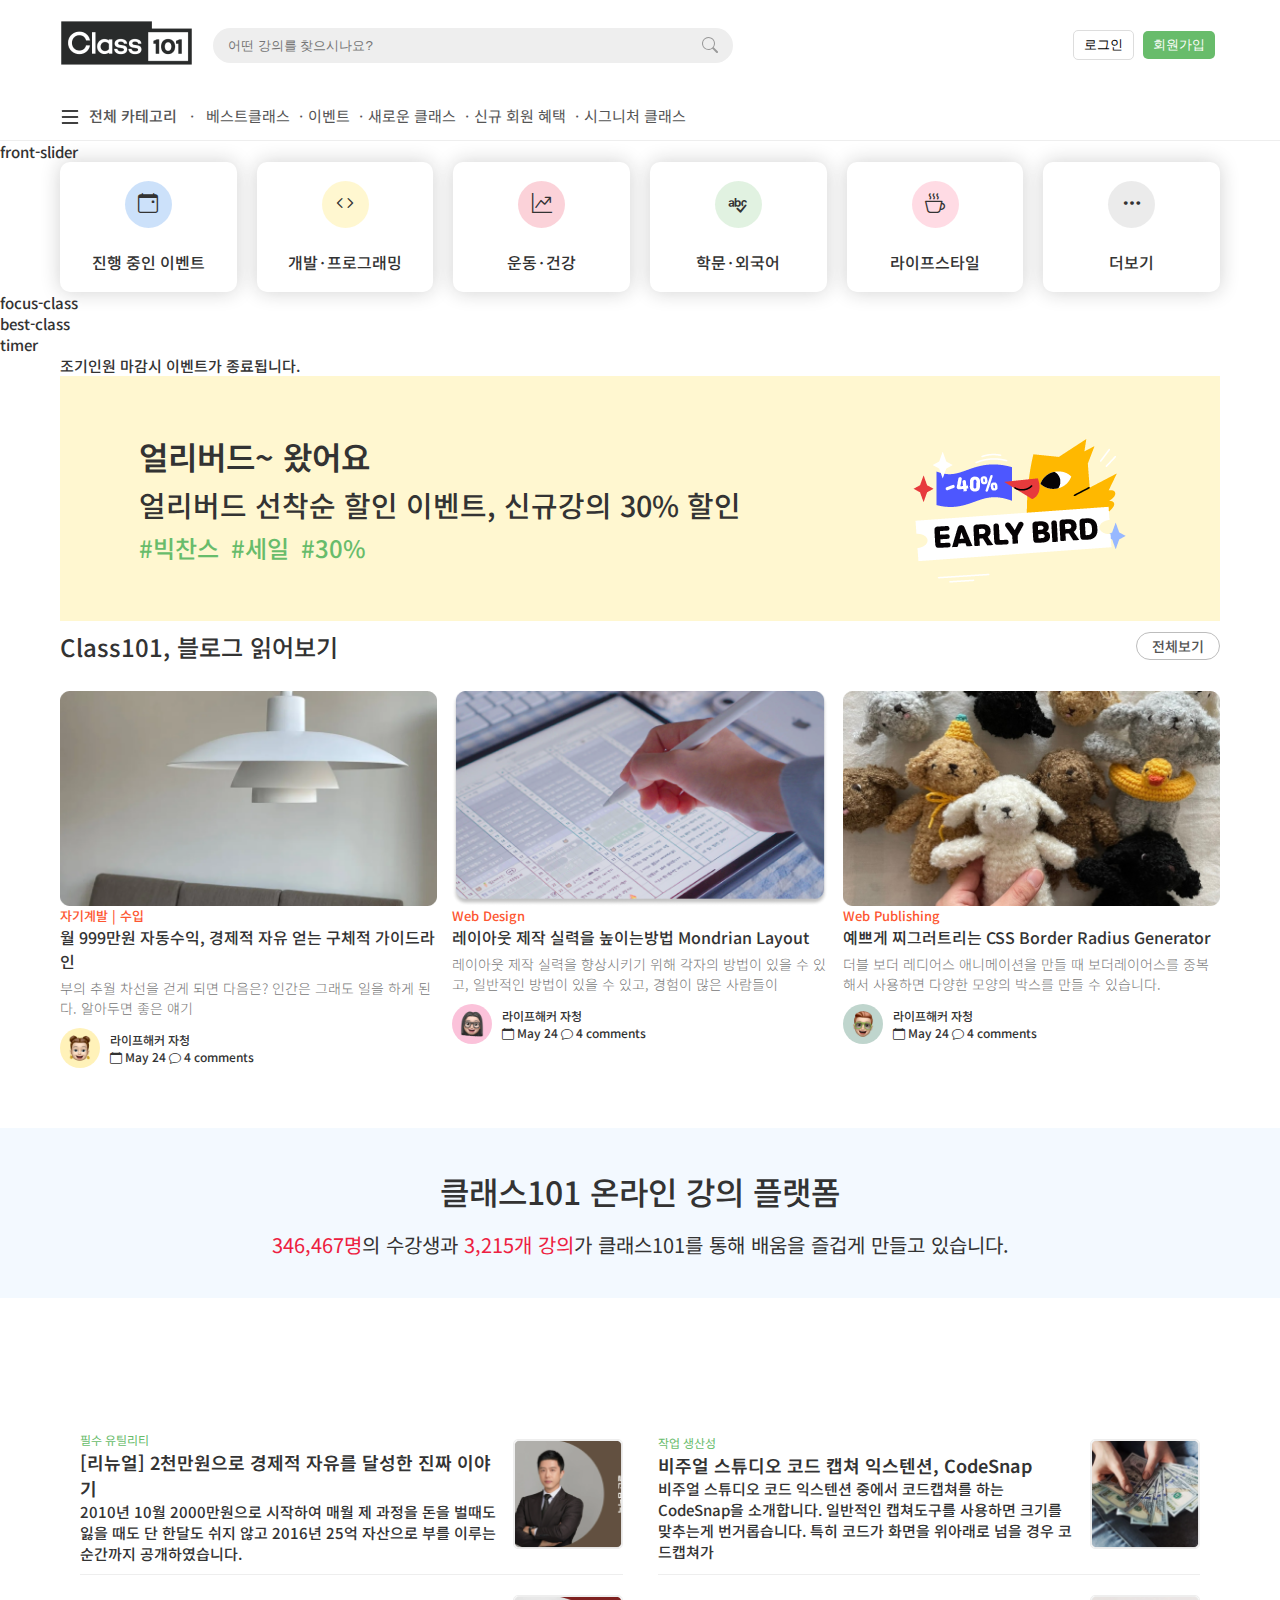
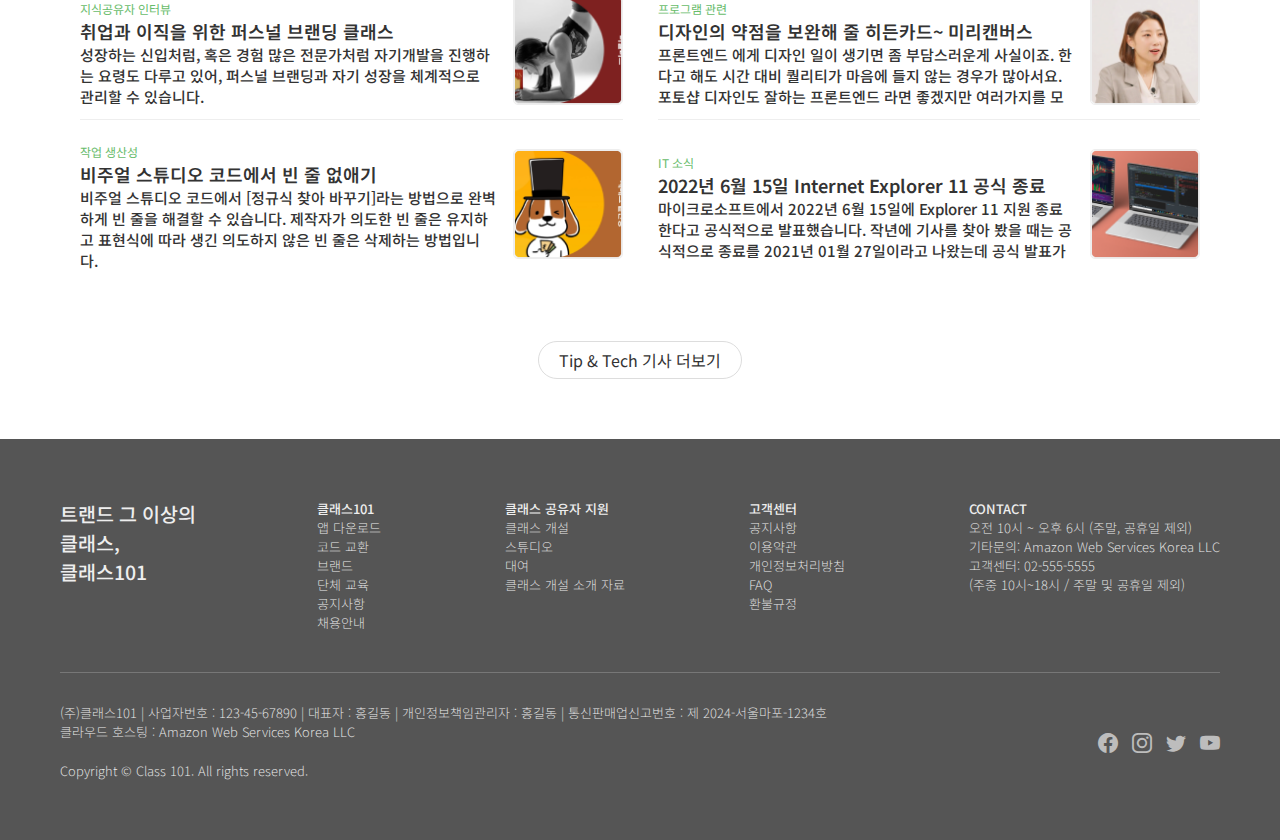
<file: index.html>
<!DOCTYPE html>
<html lang="ko">
<head>
  <meta charset="UTF-8">
  <meta name="viewport" content="width=device-width, initial-scale=1.0">
  <title>트렌드 그 이상의 클래스, 클래스101</title>
  <link rel="shortcut icon" href="images/favicon.png" type="image/x-icon">
  <link rel="stylesheet" href="css/style.css">
  <link rel="stylesheet" href="css/responsive-tablet.css">
  <link rel="stylesheet" href="css/responsive-mobile.css">
</head>
<body>
  <div class="container front">
    <!-- header -->
    <div class="header-include"></div>
    <!-- section: front-slider -->
    <div class="front-slider">front-slider</div>
    <!-- section: category-shortcut -->
    <div class="category-shortcut">
      <div class="category-shortcut-inner">
              <div class="category-shortcut-items">
        <a href="html/category-main.html" class="category-shortcut-item">
          <em><i class="bi bi-calendar-event"></i></em>
          <span>진행 중인 이벤트</span>
        </a>
        <a href="html/category-main.html" class="category-shortcut-item">
          <em><i class="bi bi-code"></i></em>
          <span>개발·프로그래밍</span>
        </a>
        <a href="html/category-main.html" class="category-shortcut-item">
          <em><i class="bi bi-graph-up-arrow"></i></em>
          <span>운동·건강</span>
        </a>
        <a href="html/category-main.html" class="category-shortcut-item">
          <em><i class="bi bi-spellcheck"></i></em>
          <span>학문·외국어</span>
        </a>
        <a href="html/category-main.html" class="category-shortcut-item">
          <em><i class="bi bi-cup-hot"></i></em>
          <span>라이프스타일</span>
        </a>
        <a href="html/category-main.html" class="category-shortcut-item">
          <em><i class="bi bi-three-dots"></i></em>
          <span>더보기</span>
        </a>
      </div>
      </div>
    </div>
    <!-- section: focus-class -->
    <div class="focus-class">focus-class</div>
    <!-- section: best-class -->
    <div class="best-class">best-class</div>
    <!-- section: timer -->
    <div class="timer">timer</div>
    <!-- section: eary-bird -->
    <div class="early-bird" onclick="location.href='/html/class-detail.html'">
      <div class="early-bird-inner">
        <div class="early-bird-content">
          <!-- countdown -->
          <div class="countdown-wrap">
            <div id="early-bird-countdown"></div>
            <div class="early-bird-info">조기인원 마감시 이벤트가 종료됩니다.</div>
          </div>
          <!-- banner -->
          <div class="early-bird-banner">
            <div class="banner-about">
              <h2>얼리버드~ 왔어요<span>얼리버드 선착순 할인 이벤트, 신규강의 30% 할인</span></h2>
              <h3 class="hash-tag">&#35;빅찬스 &#35;세일 &#35;30%</h3>
            </div>
            <div class="banner-thum">
              <img src="images/banner-early-bird-01.png" alt="">
            </div>
          </div>
        </div>
      </div>
    </div>
    <!-- section: blog -->
    <div class="blog">
      <div class="blog-inner">
        <div class="blog-content">
          <div class="front-header">
            <h2>Class101, 블로그 읽어보기</h2>
            <a href="#none" class="btn-view-all">전체보기</a>
          </div>
          <div class="blog-items">
            <div class="blog-item">
              <div class="thum">
                <img src="images/blog-cover-01.png" alt="">
              </div>
              <div class="desc">
                <div class="blog-sort">자기계발 | 수입</div>
                <div class="blog-outline">
                  <h4>월 999만원 자동수익, 경제적 자유 얻는 구체적 가이드라인</h4>
                  <p>
                    부의 추월 차선을 걷게 되면 다음은? 인간은 그래도 일을 하게 된다. 알아두면 좋은 얘기
                  </p>
                </div>
                <div class="blog-writer">
                  <div class="writer-avatar">
                    <img src="images/mentor-avatar-01.png" alt="">
                  </div>
                  <div class="writer-info">
                    <span>라이프해커 자청</span>
                    <div class="date-comment">
                      <span>
                        <i class="bi bi-calendar"></i>
                        May 24
                      </span>
                      <span>
                        <i class="bi bi-chat"></i>
                        4 comments
                      </span>
                    </div>
                  </div>
                </div>
              </div>
            </div>
            <div class="blog-item">
              <div class="thum">
                <img src="images/blog-cover-02.png" alt="">
              </div>
              <div class="desc">
                <div class="blog-sort">Web Design</div>
                <div class="blog-outline">
                  <h4>레이아웃 제작 실력을 높이는방법 Mondrian Layout</h4>
                  <p>
                    레이아웃 제작 실력을 향상시키기 위해 각자의 방법이 있을 수 있고, 일반적인 방법이 있을 수 있고, 경험이 많은 사람들이
                  </p>
                </div>
                <div class="blog-writer">
                  <div class="writer-avatar">
                    <img src="images/mentor-avatar-02.png" alt="">
                  </div>
                  <div class="writer-info">
                    <span>라이프해커 자청</span>
                    <div class="date-coment">
                      <span>
                        <i class="bi bi-calendar"></i>
                        May 24
                      </span>
                      <span>
                        <i class="bi bi-chat"></i>
                        4 comments
                      </span>
                    </div>
                  </div>
                </div>
              </div>
            </div>
            <div class="blog-item">
              <div class="thum">
                <img src="images/blog-cover-03.png" alt="">
              </div>
              <div class="desc">
                <div class="blog-sort">Web Publishing</div>
                <div class="blog-outline">
                  <h4>예쁘게 찌그러트리는 CSS Border Radius Generator</h4>
                  <p>
                    더블 보더 레디어스 애니메이션을 만들 때 보더레이어스를 중복해서 사용하면 다양한 모양의 박스를 만들 수 있습니다.
                  </p>
                </div>
                <div class="blog-writer">
                  <div class="writer-avatar">
                    <img src="images/mentor-avatar-03.png" alt="">
                  </div>
                  <div class="writer-info">
                    <span>라이프해커 자청</span>
                    <div class="date-coment">
                      <span>
                        <i class="bi bi-calendar"></i>
                        May 24
                      </span>
                      <span>
                        <i class="bi bi-chat"></i>
                        4 comments
                      </span>
                    </div>
                  </div>
                </div>
              </div>
            </div>
          </div>
        </div>
      </div>
    </div>
    <!-- section: slogan -->
    <div class="slogan">
      <div class="slogan-inner">
        <div class="slogan-content">
          <h2>클래스101 온라인 강의 플랫폼</h2>
          <span><em>346,467명</em>의 수강생과 <em>3,215개 강의</em>가 클래스101를 통해 배움을 즐겁게 만들고 있습니다.</span>
        </div>
      </div>
    </div>
    <!-- section: tip-tech -->
    <div class="tip-tech">
      <div class="tip-tech-inner">
        <div class="tip-tech-content">
          <div class="front-header"></div>
          <div class="tip-tech-wrap">
            <div class="tip-tech-items">
              <div class="tip-tech-item">
                <div class="tip-tech-info">
                  <span>필수 유틸리티</span>
                  <h3>[리뉴얼] 2천만원으로 경제적 자유를 달성한 진짜 이야기</h3>
                  <p>2010년 10월 2000만원으로 시작하여 매월 제 과정을 돈을 벌때도 잃을 때도 단 한달도 쉬지 않고 2016년 25억 자산으로 부를 이루는 순간까지 공개하였습니다.</p>
                </div>
                <div class="thum">
                  <img src="images/tip-tech-cover-01.jpg" alt="">
                </div>
              </div>
              <div class="tip-tech-item">
                <div class="tip-tech-info">
                  <span>작업 생산성</span>
                  <h3>비주얼 스튜디오 코드 캡쳐 익스텐션, CodeSnap</h3>
                  <p>비주얼 스튜디오 코드 익스텐션 중에서 코드캡쳐를 하는 CodeSnap을 소개합니다. 일반적인 캡쳐도구를 사용하면 크기를 맞추는게 번거롭습니다. 특히 코드가 화면을 위아래로 넘을 경우 코드캡쳐가</p>
                </div>
                <div class="thum">
                  <img src="images/tip-tech-cover-02.jpg" alt="">
                </div>
              </div>
            </div>
            <div class="tip-tech-items">
              <div class="tip-tech-item">
                <div class="tip-tech-info">
                  <span>지식공유자 인터뷰</span>
                  <h3>취업과 이직을 위한 퍼스널 브랜딩 클래스</h3>
                  <p>성장하는 신입처럼, 혹은 경험 많은 전문가처럼 자기개발을 진행하는 요령도 다루고 있어, 퍼스널 브랜딩과 자기 성장을 체계적으로 관리할 수 있습니다.</p>
                </div>
                <div class="thum">
                  <img src="images/tip-tech-cover-03.jpg" alt="">
                </div>
              </div>
              <div class="tip-tech-item">
                <div class="tip-tech-info">
                  <span>프로그램 관련</span>
                  <h3>디자인의 약점을 보완해 줄 히든카드~ 미리캔버스</h3>
                  <p>프론트엔드 에게 디자인 일이 생기면 좀 부담스러운게 사실이죠. 한다고 해도 시간 대비 퀄리티가 마음에 들지 않는 경우가 많아서요. 포토샵 디자인도 잘하는 프론트엔드 라면 좋겠지만 여러가지를 모
                    </p>
                </div>
                <div class="thum">
                  <img src="images/tip-tech-cover-04.jpg" alt="">
                </div>
              </div>
            </div>
            <div class="tip-tech-items">
              <div class="tip-tech-item">
                <div class="tip-tech-info">
                  <span>작업 생산성</span>
                  <h3>비주얼 스튜디오 코드에서 빈 줄 없애기</h3>
                  <p>비주얼 스튜디오 코드에서 [정규식 찾아 바꾸기]라는 방법으로 완벽하게 빈 줄을 해결할 수 있습니다. 제작자가 의도한 빈 줄은 유지하고 표현식에 따라 생긴 의도하지 않은 빈 줄은 삭제하는 방법입니다. 
                  </p>
                </div>
                <div class="thum">
                  <img src="images/tip-tech-cover-05.jpg" alt="">
                </div>
              </div>
              <div class="tip-tech-item">
                <div class="tip-tech-info">
                  <span>IT 소식</span>
                  <h3>2022년 6월 15일 Internet Explorer 11 공식 종료</h3>
                  <p>마이크로소프트에서 2022년 6월 15일에 Explorer 11 지원 종료한다고 공식적으로 발표했습니다. 작년에 기사를 찾아 봤을 때는 공식적으로 종료를 2021년 01월 27일이라고 나왔는데 공식 발표가
                  </p>
                </div>
                <div class="thum">
                  <img src="images/tip-tech-cover-06.jpg" alt="">
                </div>
              </div>
            </div>
            </div>
          </div>
          <a href="#none" class="btn-tip-tech">Tip & Tech 기사 더보기</a>
        </div>
      </div>
    </div>
    <!-- footer -->
    <div class="footer-include"></div>
  </div>
  <script src="script/custom.js"></script>
</body>
</html>
</file>
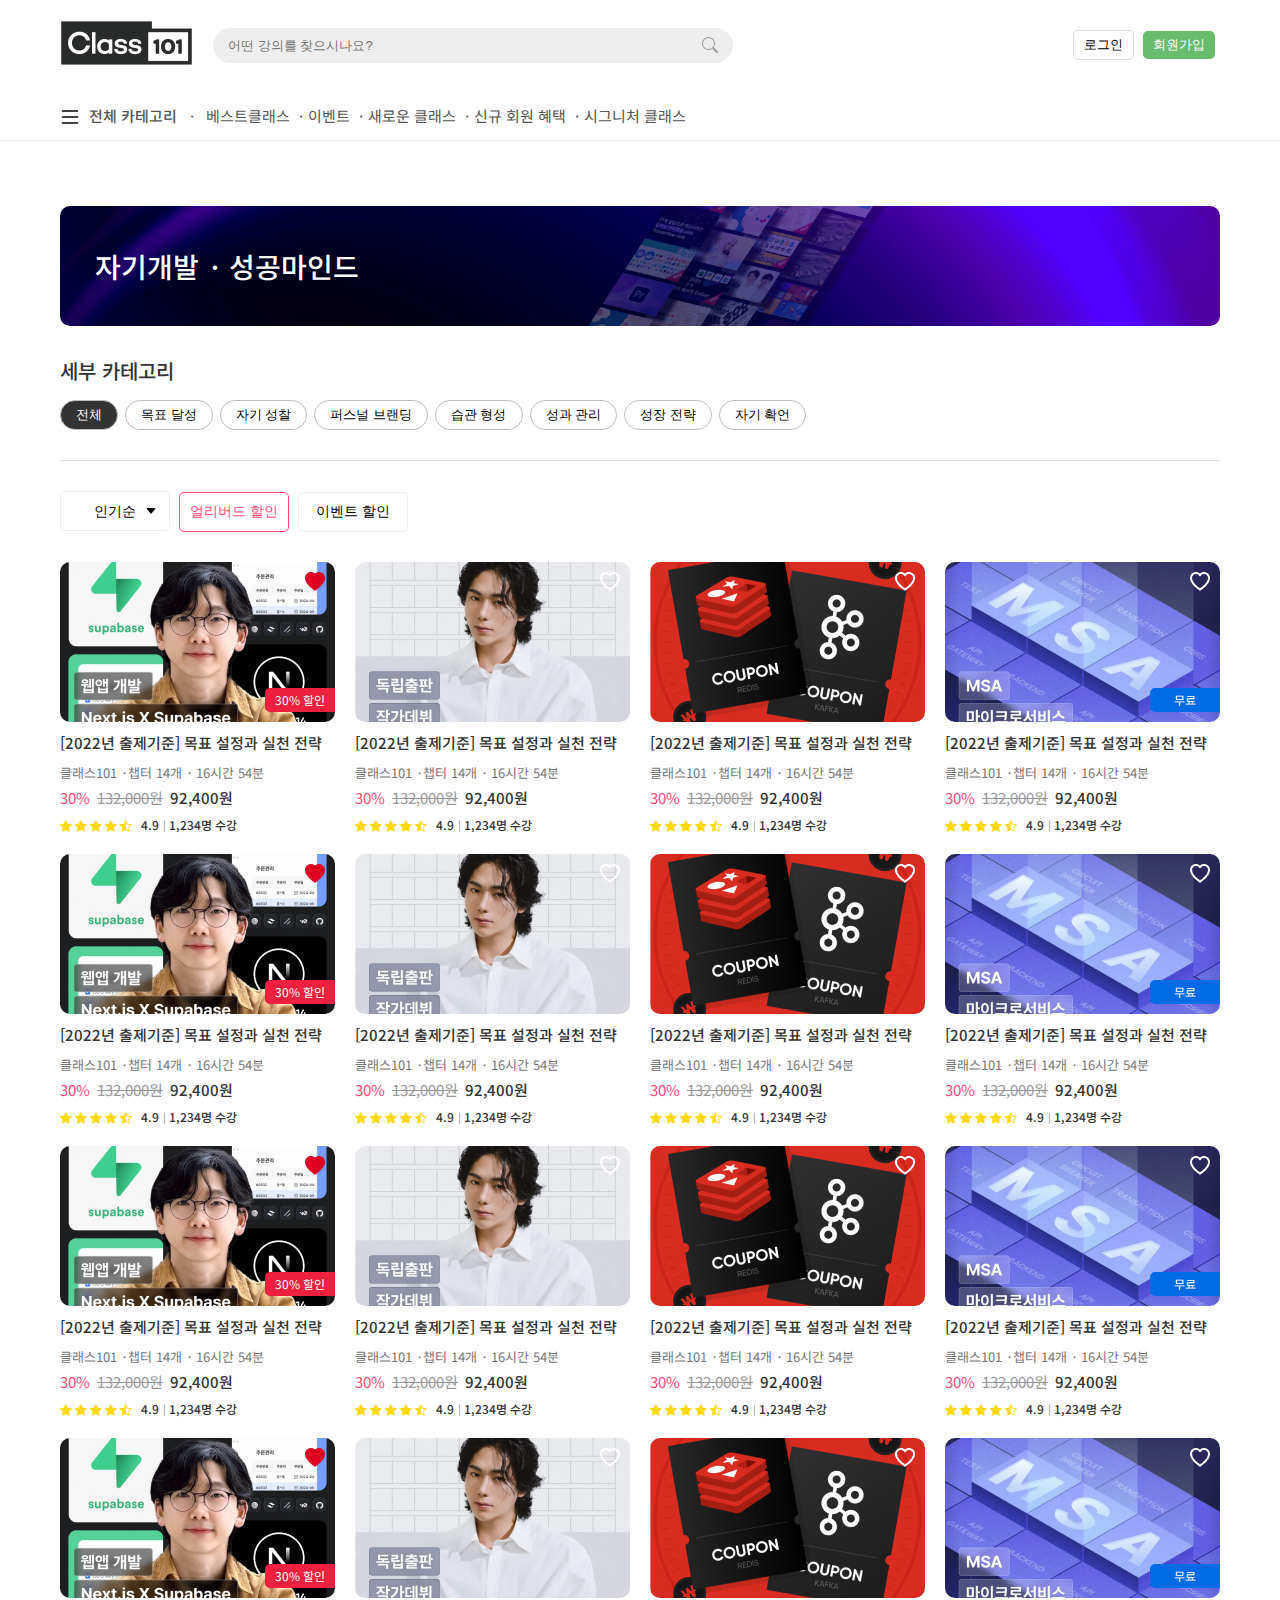
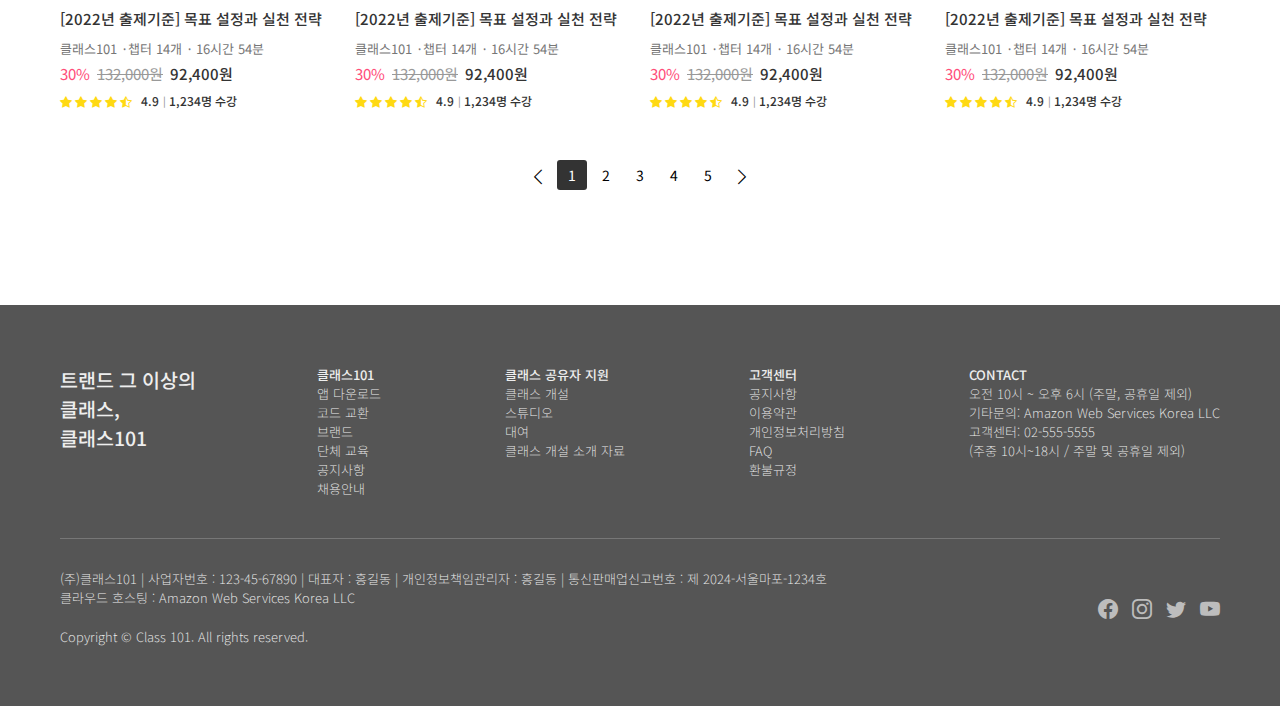
<file: html/category-main.html>
<!DOCTYPE html>
<html lang="ko">
<head>
  <meta charset="UTF-8">
  <meta name="viewport" content="width=device-width, initial-scale=1.0">
  <title>트렌드 그 이상의 클래스, 클래스101</title>
  <link rel="shortcut icon" href="../images/favicon.png" type="image/x-icon">
  <link rel="stylesheet" href="../css/style.css">
  <link rel="stylesheet" href="../css/responsive-tablet.css">
  <link rel="stylesheet" href="../css/responsive-mobile.css">
</head>
<body>
  <div class="container category-main">
    <!-- header -->
    <div class="header-include"></div>
    <!-- category-class -->
    <section class="category-class">
      <div class="category-class-inner">
        <div class="category-class-main">
          <h2>자기개발 · 성공마인드</h2>
          <img src="../images/ct-category-main-01.jpg" alt="">
        </div>
        <div class="category-class-detail">
          <h3>세부 카테고리</h3>
          <div class="category-shortcut-btn-group">
            <button class="btn-shortcut active">전체</button>
            <button class="btn-shortcut">목표 달성</button>
            <button class="btn-shortcut">자기 성찰</button>
            <button class="btn-shortcut">퍼스널 브랜딩</button>
            <button class="btn-shortcut">습관 형성</button>
            <button class="btn-shortcut">성과 관리</button>
            <button class="btn-shortcut">성장 전략</button>
            <button class="btn-shortcut">자기 확언</button>
          </div>
        </div>
        <div class="category-class-sort">
          <select>
            <option>인기순</option>
            <option>평점순</option>
          </select>
          <button class="btn-earlybird">얼리버드 할인</button>
          <button class="btn-event">이벤트 할인</button>
        </div>
        <div class="category-class-wrap">
          <div class="focus-class-items">
            <div class="focus-class-item" onclick="location.href='class-detail.html'">
            <div class="thum">
              <img src="../images/class-category-cover01.png" alt="">
              <span class="badge discount">30% 할인</span>
            </div>
            <div class="desc">
              <div class="overview">
                <h4>[2022년 출제기준] 목표 설정과 실천 전략</h4>
                <div class="class-info">클래스101 ·챕터 14개 · 16시간 54분</div>
                <div class="class-price">
                  <span class="sale">30%</span>
                  <span class="price-prev">132,000원</span>
                  <span class="price-current">92,400원</span>
                </div>
                <div class="class-review">
                  <span class="stars">
                    <i class="bi bi-star-fill"></i>
                    <i class="bi bi-star-fill"></i>
                    <i class="bi bi-star-fill"></i>
                    <i class="bi bi-star-fill"></i>
                    <i class="bi bi-star-half"></i>
                  </span>
                  <span class="rating">4.9</span>
                  <span class="trainee">1,234명 수강</span>
                </div>
              </div>
            </div>
          </div>
            <div class="focus-class-item" onclick="location.href='class-detail.html'">
            <div class="thum">
              <img src="../images/class-category-cover02.png" alt="">
            </div>
            <div class="desc">
              <div class="overview">
                <h4>[2022년 출제기준] 목표 설정과 실천 전략</h4>
                <div class="class-info">클래스101 ·챕터 14개 · 16시간 54분</div>
                <div class="class-price">
                  <span class="sale">30%</span>
                  <span class="price-prev">132,000원</span>
                  <span class="price-current">92,400원</span>
                </div>
                <div class="class-review">
                  <span class="stars">
                    <i class="bi bi-star-fill"></i>
                    <i class="bi bi-star-fill"></i>
                    <i class="bi bi-star-fill"></i>
                    <i class="bi bi-star-fill"></i>
                    <i class="bi bi-star-half"></i>
                  </span>
                  <span class="rating">4.9</span>
                  <span class="trainee">1,234명 수강</span>
                </div>
              </div>
            </div>
          </div>
            <div class="focus-class-item" onclick="location.href='class-detail.html'">
            <div class="thum">
              <img src="../images/class-category-cover03.png" alt="">
            </div>
            <div class="desc">
              <div class="overview">
                <h4>[2022년 출제기준] 목표 설정과 실천 전략</h4>
                <div class="class-info">클래스101 ·챕터 14개 · 16시간 54분</div>
                <div class="class-price">
                  <span class="sale">30%</span>
                  <span class="price-prev">132,000원</span>
                  <span class="price-current">92,400원</span>
                </div>
                <div class="class-review">
                  <span class="stars">
                    <i class="bi bi-star-fill"></i>
                    <i class="bi bi-star-fill"></i>
                    <i class="bi bi-star-fill"></i>
                    <i class="bi bi-star-fill"></i>
                    <i class="bi bi-star-half"></i>
                  </span>
                  <span class="rating">4.9</span>
                  <span class="trainee">1,234명 수강</span>
                </div>
              </div>
            </div>
          </div>
            <div class="focus-class-item" onclick="location.href='class-detail.html'">
            <div class="thum">
              <img src="../images/class-category-cover04.png" alt="">
              <span class="badge free">무료</span>
            </div>
            <div class="desc">
              <div class="overview">
                <h4>[2022년 출제기준] 목표 설정과 실천 전략</h4>
                <div class="class-info">클래스101 ·챕터 14개 · 16시간 54분</div>
                <div class="class-price">
                  <span class="sale">30%</span>
                  <span class="price-prev">132,000원</span>
                  <span class="price-current">92,400원</span>
                </div>
                <div class="class-review">
                  <span class="stars">
                    <i class="bi bi-star-fill"></i>
                    <i class="bi bi-star-fill"></i>
                    <i class="bi bi-star-fill"></i>
                    <i class="bi bi-star-fill"></i>
                    <i class="bi bi-star-half"></i>
                  </span>
                  <span class="rating">4.9</span>
                  <span class="trainee">1,234명 수강</span>
                </div>
              </div>
            </div>
          </div>
          </div>
          <div class="focus-class-items">
            <div class="focus-class-item" onclick="location.href='class-detail.html'">
            <div class="thum">
              <img src="../images/class-category-cover01.png" alt="">
              <span class="badge discount">30% 할인</span>
            </div>
            <div class="desc">
              <div class="overview">
                <h4>[2022년 출제기준] 목표 설정과 실천 전략</h4>
                <div class="class-info">클래스101 ·챕터 14개 · 16시간 54분</div>
                <div class="class-price">
                  <span class="sale">30%</span>
                  <span class="price-prev">132,000원</span>
                  <span class="price-current">92,400원</span>
                </div>
                <div class="class-review">
                  <span class="stars">
                    <i class="bi bi-star-fill"></i>
                    <i class="bi bi-star-fill"></i>
                    <i class="bi bi-star-fill"></i>
                    <i class="bi bi-star-fill"></i>
                    <i class="bi bi-star-half"></i>
                  </span>
                  <span class="rating">4.9</span>
                  <span class="trainee">1,234명 수강</span>
                </div>
              </div>
            </div>
          </div>
            <div class="focus-class-item" onclick="location.href='class-detail.html'">
            <div class="thum">
              <img src="../images/class-category-cover02.png" alt="">
            </div>
            <div class="desc">
              <div class="overview">
                <h4>[2022년 출제기준] 목표 설정과 실천 전략</h4>
                <div class="class-info">클래스101 ·챕터 14개 · 16시간 54분</div>
                <div class="class-price">
                  <span class="sale">30%</span>
                  <span class="price-prev">132,000원</span>
                  <span class="price-current">92,400원</span>
                </div>
                <div class="class-review">
                  <span class="stars">
                    <i class="bi bi-star-fill"></i>
                    <i class="bi bi-star-fill"></i>
                    <i class="bi bi-star-fill"></i>
                    <i class="bi bi-star-fill"></i>
                    <i class="bi bi-star-half"></i>
                  </span>
                  <span class="rating">4.9</span>
                  <span class="trainee">1,234명 수강</span>
                </div>
              </div>
            </div>
          </div>
            <div class="focus-class-item" onclick="location.href='class-detail.html'">
            <div class="thum">
              <img src="../images/class-category-cover03.png" alt="">
            </div>
            <div class="desc">
              <div class="overview">
                <h4>[2022년 출제기준] 목표 설정과 실천 전략</h4>
                <div class="class-info">클래스101 ·챕터 14개 · 16시간 54분</div>
                <div class="class-price">
                  <span class="sale">30%</span>
                  <span class="price-prev">132,000원</span>
                  <span class="price-current">92,400원</span>
                </div>
                <div class="class-review">
                  <span class="stars">
                    <i class="bi bi-star-fill"></i>
                    <i class="bi bi-star-fill"></i>
                    <i class="bi bi-star-fill"></i>
                    <i class="bi bi-star-fill"></i>
                    <i class="bi bi-star-half"></i>
                  </span>
                  <span class="rating">4.9</span>
                  <span class="trainee">1,234명 수강</span>
                </div>
              </div>
            </div>
          </div>
            <div class="focus-class-item" onclick="location.href='class-detail.html'">
            <div class="thum">
              <img src="../images/class-category-cover04.png" alt="">
              <span class="badge free">무료</span>
            </div>
            <div class="desc">
              <div class="overview">
                <h4>[2022년 출제기준] 목표 설정과 실천 전략</h4>
                <div class="class-info">클래스101 ·챕터 14개 · 16시간 54분</div>
                <div class="class-price">
                  <span class="sale">30%</span>
                  <span class="price-prev">132,000원</span>
                  <span class="price-current">92,400원</span>
                </div>
                <div class="class-review">
                  <span class="stars">
                    <i class="bi bi-star-fill"></i>
                    <i class="bi bi-star-fill"></i>
                    <i class="bi bi-star-fill"></i>
                    <i class="bi bi-star-fill"></i>
                    <i class="bi bi-star-half"></i>
                  </span>
                  <span class="rating">4.9</span>
                  <span class="trainee">1,234명 수강</span>
                </div>
              </div>
            </div>
          </div>
          </div>
          <div class="focus-class-items">
            <div class="focus-class-item" onclick="location.href='class-detail.html'">
            <div class="thum">
              <img src="../images/class-category-cover01.png" alt="">
              <span class="badge discount">30% 할인</span>
            </div>
            <div class="desc">
              <div class="overview">
                <h4>[2022년 출제기준] 목표 설정과 실천 전략</h4>
                <div class="class-info">클래스101 ·챕터 14개 · 16시간 54분</div>
                <div class="class-price">
                  <span class="sale">30%</span>
                  <span class="price-prev">132,000원</span>
                  <span class="price-current">92,400원</span>
                </div>
                <div class="class-review">
                  <span class="stars">
                    <i class="bi bi-star-fill"></i>
                    <i class="bi bi-star-fill"></i>
                    <i class="bi bi-star-fill"></i>
                    <i class="bi bi-star-fill"></i>
                    <i class="bi bi-star-half"></i>
                  </span>
                  <span class="rating">4.9</span>
                  <span class="trainee">1,234명 수강</span>
                </div>
              </div>
            </div>
          </div>
            <div class="focus-class-item" onclick="location.href='class-detail.html'">
            <div class="thum">
              <img src="../images/class-category-cover02.png" alt="">
            </div>
            <div class="desc">
              <div class="overview">
                <h4>[2022년 출제기준] 목표 설정과 실천 전략</h4>
                <div class="class-info">클래스101 ·챕터 14개 · 16시간 54분</div>
                <div class="class-price">
                  <span class="sale">30%</span>
                  <span class="price-prev">132,000원</span>
                  <span class="price-current">92,400원</span>
                </div>
                <div class="class-review">
                  <span class="stars">
                    <i class="bi bi-star-fill"></i>
                    <i class="bi bi-star-fill"></i>
                    <i class="bi bi-star-fill"></i>
                    <i class="bi bi-star-fill"></i>
                    <i class="bi bi-star-half"></i>
                  </span>
                  <span class="rating">4.9</span>
                  <span class="trainee">1,234명 수강</span>
                </div>
              </div>
            </div>
          </div>
            <div class="focus-class-item" onclick="location.href='class-detail.html'">
            <div class="thum">
              <img src="../images/class-category-cover03.png" alt="">
            </div>
            <div class="desc">
              <div class="overview">
                <h4>[2022년 출제기준] 목표 설정과 실천 전략</h4>
                <div class="class-info">클래스101 ·챕터 14개 · 16시간 54분</div>
                <div class="class-price">
                  <span class="sale">30%</span>
                  <span class="price-prev">132,000원</span>
                  <span class="price-current">92,400원</span>
                </div>
                <div class="class-review">
                  <span class="stars">
                    <i class="bi bi-star-fill"></i>
                    <i class="bi bi-star-fill"></i>
                    <i class="bi bi-star-fill"></i>
                    <i class="bi bi-star-fill"></i>
                    <i class="bi bi-star-half"></i>
                  </span>
                  <span class="rating">4.9</span>
                  <span class="trainee">1,234명 수강</span>
                </div>
              </div>
            </div>
          </div>
            <div class="focus-class-item" onclick="location.href='class-detail.html'">
            <div class="thum">
              <img src="../images/class-category-cover04.png" alt="">
              <span class="badge free">무료</span>
            </div>
            <div class="desc">
              <div class="overview">
                <h4>[2022년 출제기준] 목표 설정과 실천 전략</h4>
                <div class="class-info">클래스101 ·챕터 14개 · 16시간 54분</div>
                <div class="class-price">
                  <span class="sale">30%</span>
                  <span class="price-prev">132,000원</span>
                  <span class="price-current">92,400원</span>
                </div>
                <div class="class-review">
                  <span class="stars">
                    <i class="bi bi-star-fill"></i>
                    <i class="bi bi-star-fill"></i>
                    <i class="bi bi-star-fill"></i>
                    <i class="bi bi-star-fill"></i>
                    <i class="bi bi-star-half"></i>
                  </span>
                  <span class="rating">4.9</span>
                  <span class="trainee">1,234명 수강</span>
                </div>
              </div>
            </div>
          </div>
          </div>
          <div class="focus-class-items">
            <div class="focus-class-item" onclick="location.href='class-detail.html'">
            <div class="thum">
              <img src="../images/class-category-cover01.png" alt="">
              <span class="badge discount">30% 할인</span>
            </div>
            <div class="desc">
              <div class="overview">
                <h4>[2022년 출제기준] 목표 설정과 실천 전략</h4>
                <div class="class-info">클래스101 ·챕터 14개 · 16시간 54분</div>
                <div class="class-price">
                  <span class="sale">30%</span>
                  <span class="price-prev">132,000원</span>
                  <span class="price-current">92,400원</span>
                </div>
                <div class="class-review">
                  <span class="stars">
                    <i class="bi bi-star-fill"></i>
                    <i class="bi bi-star-fill"></i>
                    <i class="bi bi-star-fill"></i>
                    <i class="bi bi-star-fill"></i>
                    <i class="bi bi-star-half"></i>
                  </span>
                  <span class="rating">4.9</span>
                  <span class="trainee">1,234명 수강</span>
                </div>
              </div>
            </div>
          </div>
            <div class="focus-class-item" onclick="location.href='class-detail.html'">
            <div class="thum">
              <img src="../images/class-category-cover02.png" alt="">
            </div>
            <div class="desc">
              <div class="overview">
                <h4>[2022년 출제기준] 목표 설정과 실천 전략</h4>
                <div class="class-info">클래스101 ·챕터 14개 · 16시간 54분</div>
                <div class="class-price">
                  <span class="sale">30%</span>
                  <span class="price-prev">132,000원</span>
                  <span class="price-current">92,400원</span>
                </div>
                <div class="class-review">
                  <span class="stars">
                    <i class="bi bi-star-fill"></i>
                    <i class="bi bi-star-fill"></i>
                    <i class="bi bi-star-fill"></i>
                    <i class="bi bi-star-fill"></i>
                    <i class="bi bi-star-half"></i>
                  </span>
                  <span class="rating">4.9</span>
                  <span class="trainee">1,234명 수강</span>
                </div>
              </div>
            </div>
          </div>
            <div class="focus-class-item" onclick="location.href='class-detail.html'">
            <div class="thum">
              <img src="../images/class-category-cover03.png" alt="">
            </div>
            <div class="desc">
              <div class="overview">
                <h4>[2022년 출제기준] 목표 설정과 실천 전략</h4>
                <div class="class-info">클래스101 ·챕터 14개 · 16시간 54분</div>
                <div class="class-price">
                  <span class="sale">30%</span>
                  <span class="price-prev">132,000원</span>
                  <span class="price-current">92,400원</span>
                </div>
                <div class="class-review">
                  <span class="stars">
                    <i class="bi bi-star-fill"></i>
                    <i class="bi bi-star-fill"></i>
                    <i class="bi bi-star-fill"></i>
                    <i class="bi bi-star-fill"></i>
                    <i class="bi bi-star-half"></i>
                  </span>
                  <span class="rating">4.9</span>
                  <span class="trainee">1,234명 수강</span>
                </div>
              </div>
            </div>
          </div>
            <div class="focus-class-item" onclick="location.href='class-detail.html'">
            <div class="thum">
              <img src="../images/class-category-cover04.png" alt="">
              <span class="badge free">무료</span>
            </div>
            <div class="desc">
              <div class="overview">
                <h4>[2022년 출제기준] 목표 설정과 실천 전략</h4>
                <div class="class-info">클래스101 ·챕터 14개 · 16시간 54분</div>
                <div class="class-price">
                  <span class="sale">30%</span>
                  <span class="price-prev">132,000원</span>
                  <span class="price-current">92,400원</span>
                </div>
                <div class="class-review">
                  <span class="stars">
                    <i class="bi bi-star-fill"></i>
                    <i class="bi bi-star-fill"></i>
                    <i class="bi bi-star-fill"></i>
                    <i class="bi bi-star-fill"></i>
                    <i class="bi bi-star-half"></i>
                  </span>
                  <span class="rating">4.9</span>
                  <span class="trainee">1,234명 수강</span>
                </div>
              </div>
            </div>
          </div>
          </div>
        </div>
        <div class="paging">
          <button class="prev-list"><i class="bi bi-chevron-left"></i></button>
          <div class="btn-paging-group">
            <button class="btn-paging active">1</button>
            <button class="btn-paging">2</button>
            <button class="btn-paging">3</button>
            <button class="btn-paging">4</button>
            <button class="btn-paging">5</button>
          </div>
          <button class="next-list"><i class="bi bi-chevron-right"></i></button>
        </div>
      </div>
    </section>
    <!-- footer -->
    <div class="footer-include"></div>
  </div>
  <script src="../script/custom.js"></script>
</body>
<html>
</file>
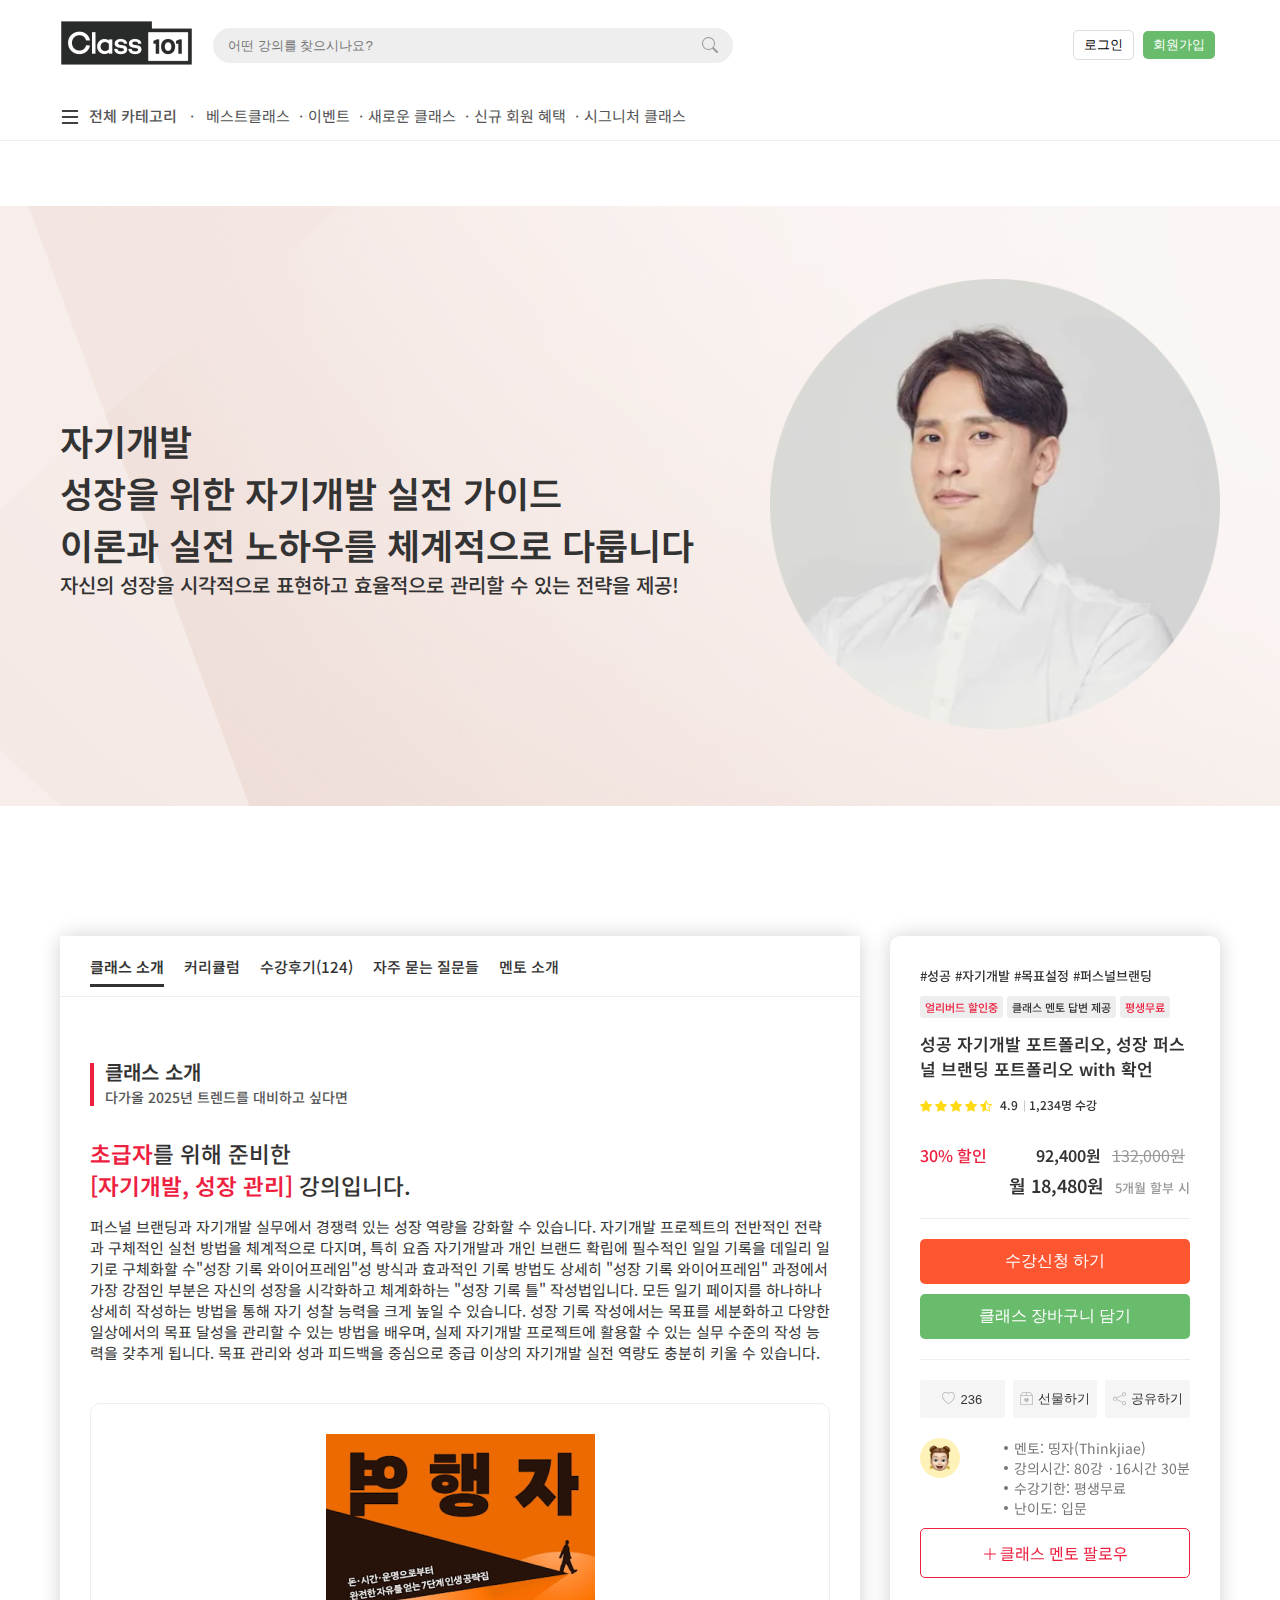
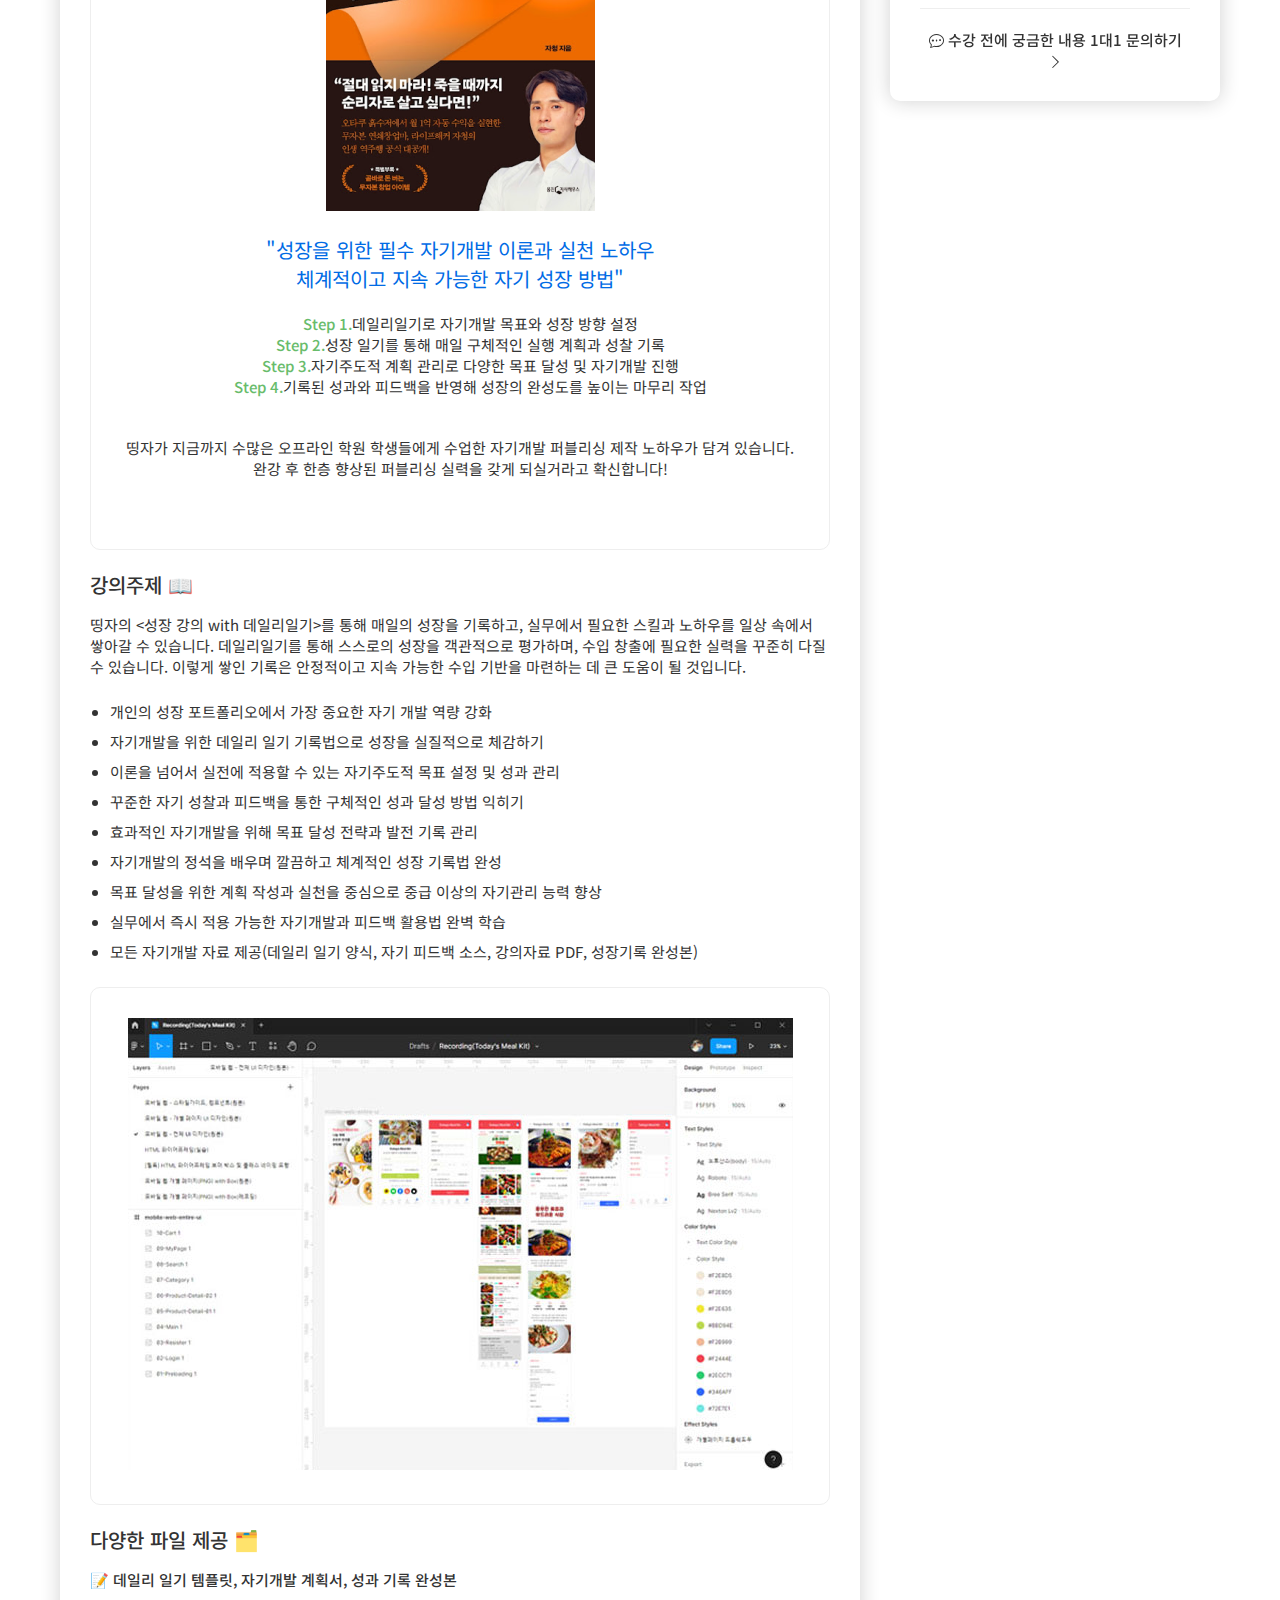
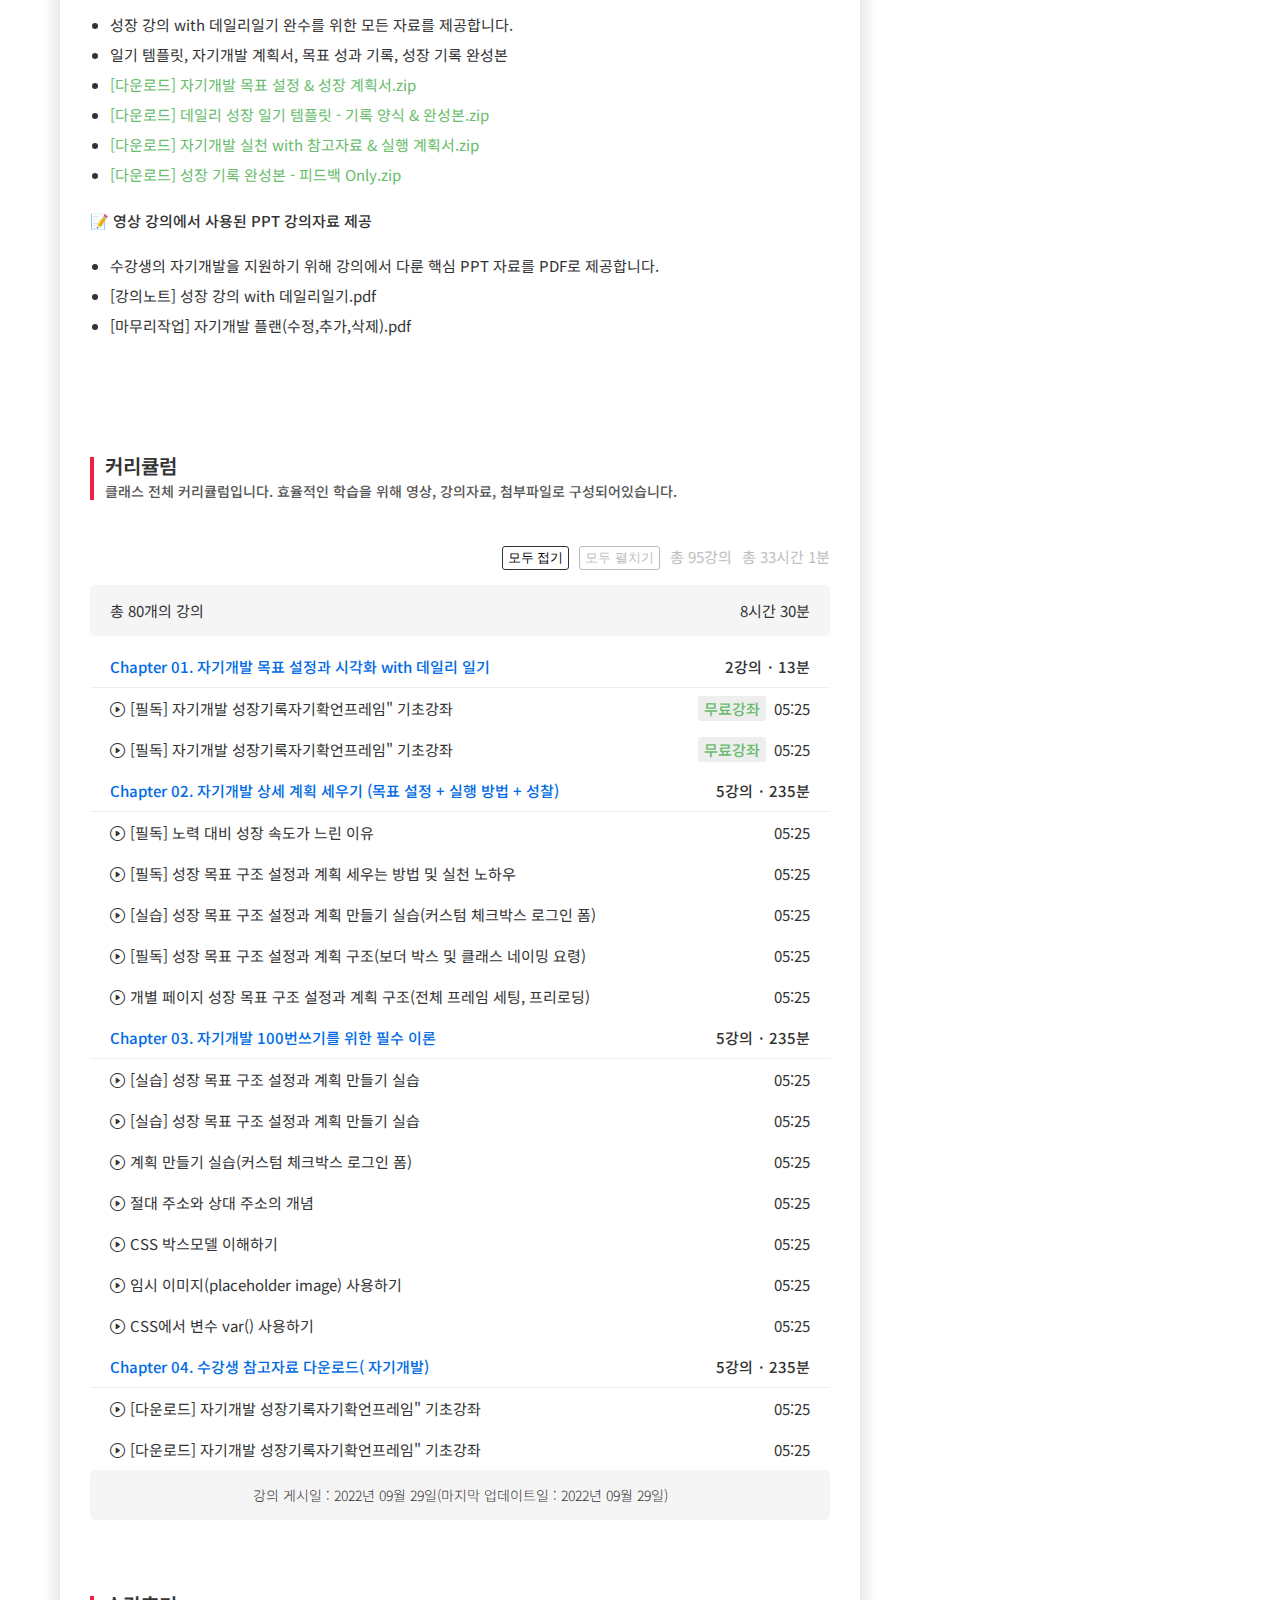
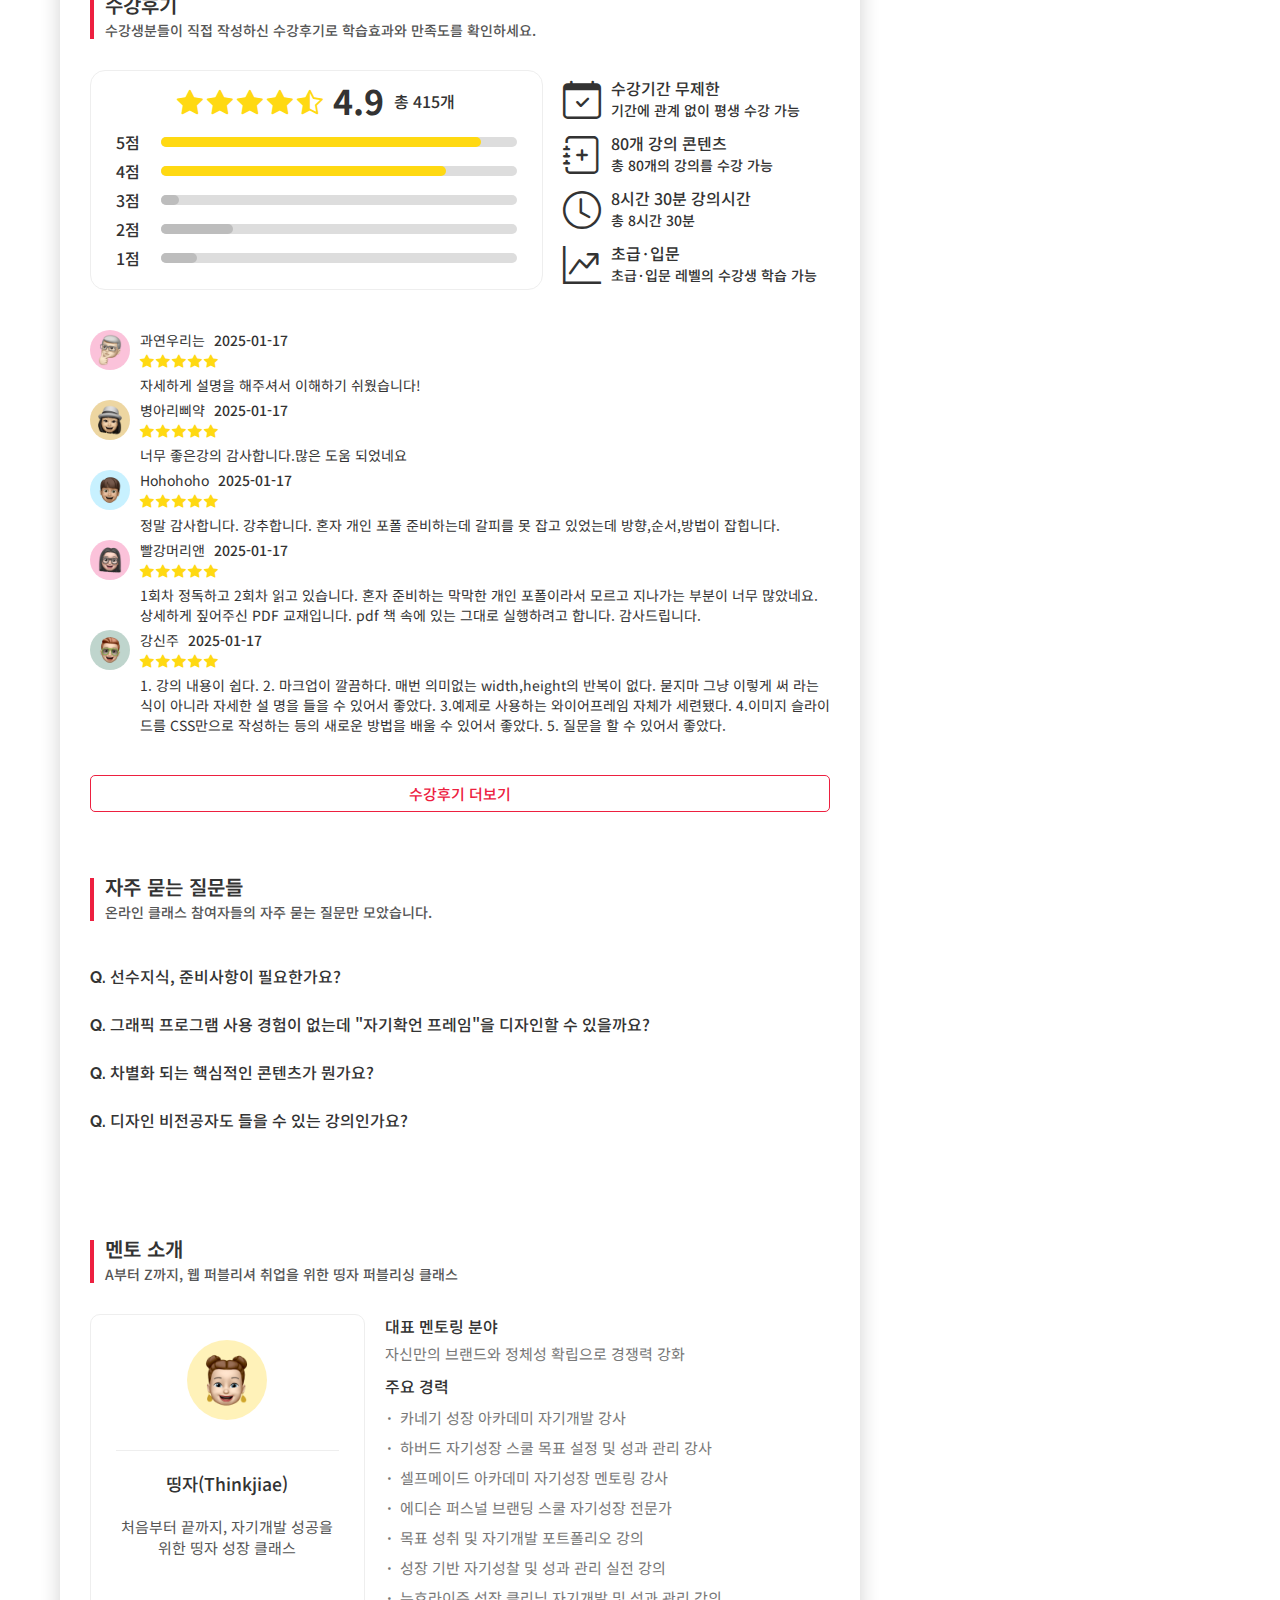
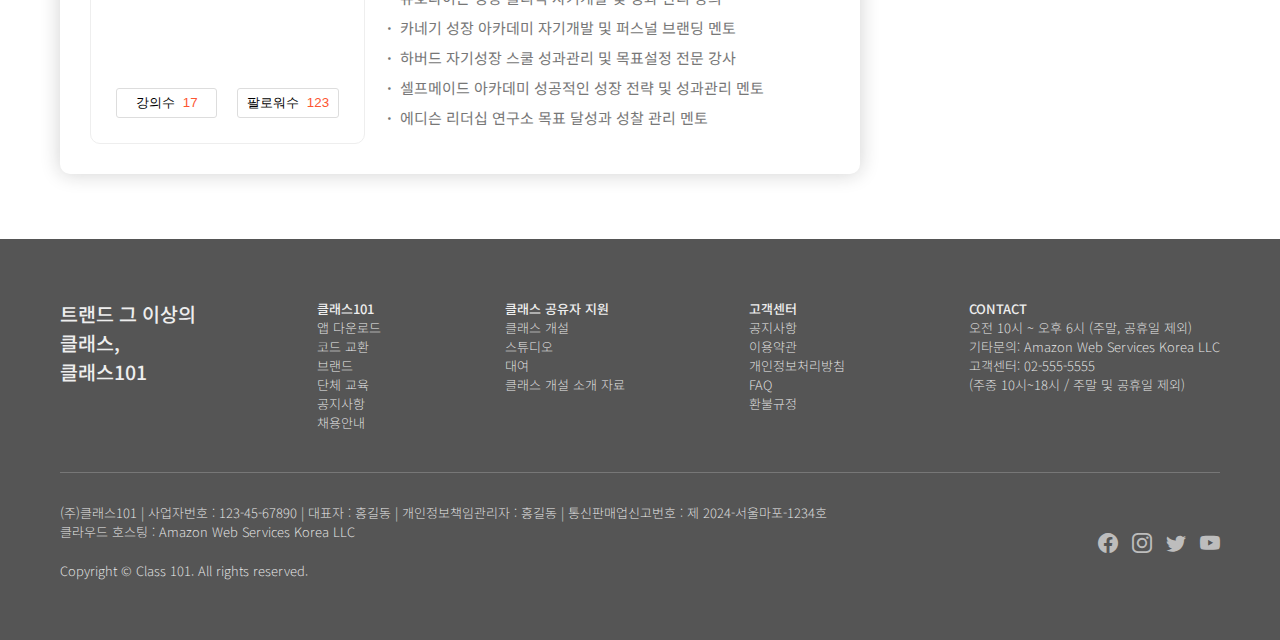
<file: html/class-detail.html>
<!DOCTYPE html>
<html lang="ko">
<head>
  <meta charset="UTF-8">
  <meta name="viewport" content="width=device-width, initial-scale=1.0">
  <title>트렌드 그 이상의 클래스, 클래스101</title>
  <link rel="shortcut icon" href="../images/favicon.png" type="image/x-icon">
  <link rel="stylesheet" href="../css/style.css">
  <link rel="stylesheet" href="../css/responsive-tablet.css">
  <link rel="stylesheet" href="../css/responsive-mobile.css">
</head>
<body>
  <!-- header -->
  <div class="header-include"></div>
  <div class="container class-detail">
  <section class="class-detail-image">
    <div class="class-detail-image-inner">
      <div class="heading">
        <h2>
          자기개발<br>
          성장을 위한 자기개발 실전 가이드<br>
          이론과 실전 노하우를 체계적으로 다룹니다
        </h2>
        <p>자신의 성장을 시각적으로 표현하고 효율적으로 관리할 수 있는 전략을 제공!</p>
      </div>
      <div class="cover-image">
        <img src="../images/ct-class-detail-main-02.png" alt="">
      </div>
    </div>
  </section>
  <section class="class-detail-full">
    <div class="class-detail-full-inner">
      <div class="class-detail-full-content">
        <div class="class-detail-info">
          <!-- class navigation -->
          <div class="class-detail-navigation">
            <a href="#feature1" class="active">클래스 소개</a>
            <a href="#feature2">커리큘럼</a>
            <a href="#feature3">수강후기(124)</a>
            <a href="#feature4">자주 묻는 질문들</a>
            <a href="#feature5">멘토 소개</a>
          </div>
          <!-- class introduce -->
          <article class="class-introduce" id="feature1">
            <div class="class-detail-header">
              <h2>클래스 소개</h2>
              <span>다가올 2025년 트렌드를 대비하고 싶다면</span>
            </div>
            <div class="class-detail-wrap">
              <h2><b>초급자</b>를 위해 준비한 <br><b>[자기개발, 성장 관리]</b> 강의입니다.</h2> 
              <p>
                퍼스널 브랜딩과 자기개발 실무에서 경쟁력 있는 성장 역량을 강화할 수 있습니다. 자기개발 프로젝트의 전반적인 전략과 구체적인 실천 방법을 체계적으로 다지며, 특히 요즘 자기개발과 개인 브랜드 확립에 필수적인 일일 기록을 데일리 일기로 구체화할 수"성장 기록 와이어프레임"성 방식과 효과적인 기록 방법도 상세히 "성장 기록 와이어프레임" 과정에서 가장 강점인 부분은 자신의 성장을 시각화하고 체계화하는 "성장 기록 틀" 작성법입니다. 모든 일기 페이지를 하나하나 상세히 작성하는 방법을 통해 자기 성찰 능력을 크게 높일 수 있습니다. 성장 기록 작성에서는 목표를 세분화하고 다양한 일상에서의 목표 달성을 관리할 수 있는 방법을 배우며, 실제 자기개발 프로젝트에 활용할 수 있는 실무 수준의 작성 능력을 갖추게 됩니다. 목표 관리와 성과 피드백을 중심으로 중급 이상의 자기개발 실전 역량도 충분히 키울 수 있습니다.
              </p>
              <div class="sub-wrap">
                <img src="../images/ct-class-detail-01.png" alt="">
                <h2>"성장을 위한 필수 자기개발 이론과 실천 노하우 <br> 체계적이고 지속 가능한 자기 성장 방법"</h2>
                <ul class="class-introduce-feature">
                  <li><em>Step 1.</em>데일리일기로 자기개발 목표와 성장 방향 설정</li>
                  <li><em>Step 2.</em>성장 일기를 통해 매일 구체적인 실행 계획과 성찰 기록</li>
                  <li><em>Step 3.</em>자기주도적 계획 관리로 다양한 목표 달성 및 자기개발 진행</li>
                  <li><em>Step 4.</em>기록된 성과와 피드백을 반영해 성장의 완성도를 높이는 마무리 작업</li>
                </ul>
                <p>
                  띵자가 지금까지 수많은 오프라인 학원 학생들에게 수업한  자기개발 퍼블리싱 제작 노하우가 담겨 있습니다. 완강 후 한층 향상된 퍼블리싱 실력을 갖게 되실거라고 확신합니다!
                </p>
              </div>
              <div class="class-detail-content-wrap">
                <h3 class="sub-wrap-header">강의주제 📖</h3>
                <p>
                  띵자의 &#60;성장 강의 with 데일리일기&#62;를 통해 매일의 성장을 기록하고, 실무에서 필요한 스킬과 노하우를 일상 속에서 쌓아갈 수 있습니다. 데일리일기를 통해 스스로의 성장을 객관적으로 평가하며, 수입 창출에 필요한 실력을 꾸준히 다질 수 있습니다. 이렇게 쌓인 기록은 안정적이고 지속 가능한 수입 기반을 마련하는 데 큰 도움이 될 것입니다.
                </p>
                <ul>
                  <li>개인의 성장 포트폴리오에서 가장 중요한 자기 개발 역량 강화</li>
                  <li>자기개발을 위한 데일리 일기 기록법으로 성장을 실질적으로 체감하기</li>
                  <li>이론을 넘어서 실전에 적용할 수 있는 자기주도적 목표 설정 및 성과 관리</li>
                  <li>꾸준한 자기 성찰과 피드백을 통한 구체적인 성과 달성 방법 익히기</li>
                  <li>효과적인 자기개발을 위해 목표 달성 전략과 발전 기록 관리</li>
                  <li>자기개발의 정석을 배우며 깔끔하고 체계적인 성장 기록법 완성</li>
                  <li>목표 달성을 위한 계획 작성과 실천을 중심으로 중급 이상의 자기관리 능력 향상</li>
                  <li>실무에서 즉시 적용 가능한 자기개발과 피드백 활용법 완벽 학습</li>
                  <li>모든 자기개발 자료 제공(데일리 일기 양식, 자기 피드백 소스, 강의자료 PDF, 성장기록 완성본)</li>
                </ul>
                <div class="sub-wrap">
                  <img src="../images/ct-class-detail-02.png" alt="">
                </div>
                <h3 class="sub-wrap-header">다양한 파일 제공 🗂️</h3>
                <p><b>📝 데일리 일기 템플릿, 자기개발 계획서, 성과 기록 완성본</b></p>
                <ul>
                  <li>성장 강의 with 데일리일기 완수를 위한 모든 자료를 제공합니다.</li>
                  <li>일기 템플릿, 자기개발 계획서, 목표 성과 기록, 성장 기록 완성본</li>
                  <li><em>[다운로드] 자기개발 목표 설정 & 성장 계획서.zip</em></li>
                  <li><em>[다운로드] 데일리 성장 일기 템플릿 - 기록 양식 & 완성본.zip</em></li>
                  <li><em>[다운로드] 자기개발 실천 with 참고자료 & 실행 계획서.zip</em></li>
                  <li><em>[다운로드] 성장 기록 완성본 - 피드백 Only.zip</em></li>
                </ul>
                <p><b>📝 영상 강의에서 사용된 PPT 강의자료 제공</b></p>
                <ul>
                  <li>수강생의 자기개발을 지원하기 위해 강의에서 다룬 핵심 PPT 자료를 PDF로 제공합니다.</li>
                  <li>[강의노트] 성장 강의 with 데일리일기.pdf</li>
                  <li>[마무리작업] 자기개발 플랜(수정,추가,삭제).pdf</li>
                </ul>
              </div>
            </div>
          </article>
          <!-- class curriculum -->
          <article class="class-curriculum" id="feature2">
            <div class="class-detail-header">
              <h2>커리큘럼</h2>
              <span>클래스 전체 커리큘럼입니다. 효율적인 학습을 위해 영상, 강의자료, 첨부파일로 구성되어있습니다.</span>
            </div>
            <div class="class-detail-wrap">
              <div class="curriculum-all-fold-expand">
                <button class="btn-curriculum-fold">모두 접기</button>
                <button class="btn-curriculum-expand selected">모두 펼치기</button>
                <span>총 95강의</span>
                <span>총 33시간 1분</span>
              </div>
              <div class="curriculum-basic-info header">
                <span>총 80개의 강의</span>
                <span>8시간 30분</span>
              </div>
              <div class="curriculum-accordion">
                <div class="accordion-item-wrap">
                  <div class="chapter-title">
                    <span class="chapter-subject">Chapter 01. 자기개발 목표 설정과 시각화 with 데일리 일기</span>
                    <span class="chapter-hour">2강의 · 13분</span>
                  </div>
                  <div class="chapter-content">
                    <div class="chapter-content-class">
                      <div class="class-subject">
                        <i class="bi bi-play-circle"></i>[필독]  자기개발 성장기록자기확언프레임" 기초강좌
                      </div>
                      <div class="class-hour">
                        <span class="curriculum-badge free">무료강좌</span>
                        <span class="class-hour-detail">05:25</span>
                      </div>
                    </div>
                    <div class="chapter-content-class">
                      <div class="class-subject">
                        <i class="bi bi-play-circle"></i>[필독]  자기개발 성장기록자기확언프레임" 기초강좌
                      </div>
                      <div class="class-hour">
                        <span class="curriculum-badge free">무료강좌</span>
                        <span class="class-hour-detail">05:25</span>
                      </div>
                    </div>
                  </div>
                  <div class="chapter-title">
                    <span class="chapter-subject">Chapter 02. 자기개발 상세 계획 세우기 (목표 설정 + 실행 방법 + 성찰)</span>
                    <span class="chapter-hour">5강의 · 235분</span>
                  </div>
                  <div class="chapter-content">
                    <div class="chapter-content-class">
                      <div class="class-subject">
                        <i class="bi bi-play-circle"></i>[필독] 노력 대비 성장 속도가 느린 이유
                      </div>
                      <div class="class-hour">
                        <span class="class-hour-detail">05:25</span>
                      </div>
                    </div>
                    <div class="chapter-content-class">
                      <div class="class-subject">
                        <i class="bi bi-play-circle"></i>[필독] 성장 목표 구조 설정과 계획 세우는 방법 및 실천 노하우
                      </div>
                      <div class="class-hour">
                        <span class="class-hour-detail">05:25</span>
                      </div>
                    </div>
                    <div class="chapter-content-class">
                      <div class="class-subject">
                        <i class="bi bi-play-circle"></i>[실습] 성장 목표 구조 설정과 계획 만들기 실습(커스텀 체크박스 로그인 폼)
                      </div>
                      <div class="class-hour">
                        <span class="class-hour-detail">05:25</span>
                      </div>
                    </div>
                    <div class="chapter-content-class">
                      <div class="class-subject">
                        <i class="bi bi-play-circle"></i>[필독] 성장 목표 구조 설정과 계획 구조(보더 박스 및 클래스 네이밍 요령)
                      </div>
                      <div class="class-hour">
                        <span class="class-hour-detail">05:25</span>
                      </div>
                    </div>
                    <div class="chapter-content-class">
                      <div class="class-subject">
                        <i class="bi bi-play-circle"></i>개별 페이지 성장 목표 구조 설정과 계획 구조(전체 프레임 세팅, 프리로딩)
                      </div>
                      <div class="class-hour">
                        <span class="class-hour-detail">05:25</span>
                      </div>
                    </div>
                  </div>
                  <div class="chapter-title">
                    <span class="chapter-subject">Chapter 03.  자기개발 100번쓰기를 위한 필수 이론</span>
                    <span class="chapter-hour">5강의 · 235분</span>
                  </div>
                  <div class="chapter-content">
                    <div class="chapter-content-class">
                      <div class="class-subject">
                        <i class="bi bi-play-circle"></i>[실습] 성장 목표 구조 설정과 계획 만들기 실습
                      </div>
                      <div class="class-hour">
                        <span class="class-hour-detail">05:25</span>
                      </div>
                    </div>
                    <div class="chapter-content-class">
                      <div class="class-subject">
                        <i class="bi bi-play-circle"></i>[실습] 성장 목표 구조 설정과 계획 만들기 실습
                      </div>
                      <div class="class-hour">
                        <span class="class-hour-detail">05:25</span>
                      </div>
                    </div>
                    <div class="chapter-content-class">
                      <div class="class-subject">
                        <i class="bi bi-play-circle"></i>계획 만들기 실습(커스텀 체크박스 로그인 폼)
                      </div>
                      <div class="class-hour">
                        <span class="class-hour-detail">05:25</span>
                      </div>
                    </div>
                    <div class="chapter-content-class">
                      <div class="class-subject">
                        <i class="bi bi-play-circle"></i>절대 주소와 상대 주소의 개념
                      </div>
                      <div class="class-hour">
                        <span class="class-hour-detail">05:25</span>
                      </div>
                    </div>
                    <div class="chapter-content-class">
                      <div class="class-subject">
                        <i class="bi bi-play-circle"></i>CSS 박스모델 이해하기
                      </div>
                      <div class="class-hour">
                        <span class="class-hour-detail">05:25</span>
                      </div>
                    </div>
                    <div class="chapter-content-class">
                      <div class="class-subject">
                        <i class="bi bi-play-circle"></i>임시 이미지(placeholder image) 사용하기
                      </div>
                      <div class="class-hour">
                        <span class="class-hour-detail">05:25</span>
                      </div>
                    </div>
                    <div class="chapter-content-class">
                      <div class="class-subject">
                        <i class="bi bi-play-circle"></i>CSS에서 변수 var() 사용하기
                      </div>
                      <div class="class-hour">
                        <span class="class-hour-detail">05:25</span>
                      </div>
                    </div>
                  </div>
                  <div class="chapter-title">
                    <span class="chapter-subject">Chapter 04. 수강생 참고자료 다운로드( 자기개발)</span>
                    <span class="chapter-hour">5강의 · 235분</span>
                  </div>
                  <div class="chapter-content">
                    <div class="chapter-content-class">
                      <div class="class-subject">
                        <i class="bi bi-play-circle"></i>[다운로드] 자기개발 성장기록자기확언프레임" 기초강좌
                      </div>
                      <div class="class-hour">
                        <span class="class-hour-detail">05:25</span>
                      </div>
                    </div>
                    <div class="chapter-content-class">
                      <div class="class-subject">
                        <i class="bi bi-play-circle"></i>[다운로드] 자기개발 성장기록자기확언프레임" 기초강좌
                      </div>
                      <div class="class-hour">
                        <span class="class-hour-detail">05:25</span>
                      </div>
                    </div>
                    
                  </div>
                </div>
              </div>
              <div class="curriculum-basic-info footer">
                강의 게시일 : 2022년 09월 29일(마지막 업데이트일 : 2022년 09월 29일)
              </div>
            </div>
          </article>
          <!-- class review -->
          <article class="class-reivew" id="feature3">
            <div class="class-detail-header">
              <h2>수강후기</h2>
              <span>수강생분들이 직접 작성하신 수강후기로 학습효과와 만족도를 확인하세요.</span>
            </div>
            <div class="class-detail-wrap">
              <div class="review-group">
                <div class="review-stars-rating">
                  <div class="stars-rating-count">
                    <div class="overview">
                      <div class="class-review">
                        <span class="stars">
                          <i class="bi bi-star-fill"></i>
                          <i class="bi bi-star-fill"></i>
                          <i class="bi bi-star-fill"></i>
                          <i class="bi bi-star-fill"></i>
                          <i class="bi bi-star-half"></i>
                        </span>
                        <span class="rating">4.9</span>
                        <span class="review-count">총 415개</span>
                      </div>
                    </div>
                  </div>
                  <div class="review-diagram-group">
                    <div class="review-diagram">
                      <b>5점</b>
                      <div class="review-diagram-bar">
                        <span class="review-diagram-bar-progress" style="width: 90%"></span>
                      </div>
                    </div>
                    <div class="review-diagram">
                      <b>4점</b>
                      <div class="review-diagram-bar">
                        <span class="review-diagram-bar-progress" style="width: 80%"></span>
                      </div>
                    </div>
                    <div class="review-diagram">
                      <b>3점</b>
                      <div class="review-diagram-bar">
                        <span class="review-diagram-bar-progress" style="width: 5%"></span>
                      </div>
                    </div>
                    <div class="review-diagram">
                      <b>2점</b>
                      <div class="review-diagram-bar">
                        <span class="review-diagram-bar-progress" style="width: 20%"></span>
                      </div>
                    </div>
                    <div class="review-diagram">
                      <b>1점</b>
                      <div class="review-diagram-bar">
                        <span class="review-diagram-bar-progress" style="width: 10%"></span>
                      </div>
                    </div>
                  </div>
                </div>
                <div class="review-focus-group">
                  <div class="review-focus">
                    <span><i class="bi bi-calendar-check"></i></span>
                    <div><b>수강기간 무제한</b>기간에 관계 없이 평생 수강 가능</div>
                  </div>
                  <div class="review-focus">
                    <span><i class="bi bi-journal-plus"></i></span>
                    <div><b>80개 강의 콘텐츠</b>총 80개의 강의를 수강 가능</div>
                  </div>
                  <div class="review-focus">
                    <span><i class="bi bi-clock"></i></span>
                    <div><b>8시간 30분 강의시간</b>총 8시간 30분</div>
                  </div>
                  <div class="review-focus">
                    <span><i class="bi bi-graph-up-arrow"></i></span>
                    <div><b>초급·입문</b>초급·입문 레벨의 수강생 학습 가능</div>
                  </div>
                </div>
              </div>
              <div class="review-user-comment-group">
                <div class="review-user-comment">
                  <div class="user-avatar">
                    <img src="../images/mentor-avatar-18.png" alt="">
                  </div>
                  <div class="user-comment">
                    <div class="user-name-date">
                      <span class="user-name">과연우리는</span>
                      <span class="write-date">2025-01-17</span>
                    </div>
                    <span class="stars">
                      <i class="bi bi-star-fill"></i>
                      <i class="bi bi-star-fill"></i>
                      <i class="bi bi-star-fill"></i>
                      <i class="bi bi-star-fill"></i>
                      <i class="bi bi-star-fill"></i>
                    </span>
                    <p>자세하게 설명을 해주셔서 이해하기 쉬웠습니다!</p>
                  </div>
                </div>
                <div class="review-user-comment">
                  <div class="user-avatar">
                    <img src="../images/mentor-avatar-14.png" alt="">
                  </div>
                  <div class="user-comment">
                    <div class="user-name-date">
                      <span class="user-name">병아리삐약</span>
                      <span class="write-date">2025-01-17</span>
                    </div>
                    <span class="stars">
                      <i class="bi bi-star-fill"></i>
                      <i class="bi bi-star-fill"></i>
                      <i class="bi bi-star-fill"></i>
                      <i class="bi bi-star-fill"></i>
                      <i class="bi bi-star-fill"></i>
                    </span>
                    <p>너무 좋은강의 감사합니다.많은 도움 되었네요</p>
                  </div>
                </div>
                <div class="review-user-comment">
                  <div class="user-avatar">
                    <img src="../images/mentor-avatar-08.png" alt="">
                  </div>
                  <div class="user-comment">
                    <div class="user-name-date">
                      <span class="user-name">Hohohoho</span>
                      <span class="write-date">2025-01-17</span>
                    </div>
                    <span class="stars">
                      <i class="bi bi-star-fill"></i>
                      <i class="bi bi-star-fill"></i>
                      <i class="bi bi-star-fill"></i>
                      <i class="bi bi-star-fill"></i>
                      <i class="bi bi-star-fill"></i>
                    </span>
                    <p>정말 감사합니다. 강추합니다. 혼자 개인 포폴 준비하는데 갈피를 못 잡고 있었는데 방향,순서,방법이 잡힙니다.</p>
                  </div>
                </div>
                <div class="review-user-comment">
                  <div class="user-avatar">
                    <img src="../images/mentor-avatar-02.png" alt="">
                  </div>
                  <div class="user-comment">
                    <div class="user-name-date">
                      <span class="user-name">빨강머리앤</span>
                      <span class="write-date">2025-01-17</span>
                    </div>
                    <span class="stars">
                      <i class="bi bi-star-fill"></i>
                      <i class="bi bi-star-fill"></i>
                      <i class="bi bi-star-fill"></i>
                      <i class="bi bi-star-fill"></i>
                      <i class="bi bi-star-fill"></i>
                    </span>
                    <p>1회차 정독하고 2회차 읽고 있습니다. 혼자 준비하는 막막한 개인 포폴이라서 모르고 지나가는 부분이 너무 많았네요. 상세하게 짚어주신 PDF 교재입니다. pdf 책 속에 있는 그대로 실행하려고 합니다. 감사드립니다.</p>
                  </div>
                </div>
                <div class="review-user-comment">
                  <div class="user-avatar">
                    <img src="../images/mentor-avatar-03.png" alt="">
                  </div>
                  <div class="user-comment">
                    <div class="user-name-date">
                      <span class="user-name">강신주</span>
                      <span class="write-date">2025-01-17</span>
                    </div>
                    <span class="stars">
                      <i class="bi bi-star-fill"></i>
                      <i class="bi bi-star-fill"></i>
                      <i class="bi bi-star-fill"></i>
                      <i class="bi bi-star-fill"></i>
                      <i class="bi bi-star-fill"></i>
                    </span>
                    <p>1. 강의 내용이 쉽다. 2. 마크업이 깔끔하다. 매번 의미없는 width,height의 반복이 없다. 묻지마 그냥 이렇게 써 라는 식이 아니라 자세한 설 명을 들을 수 있어서 좋았다. 
                      3.예제로 사용하는 와이어프레임 자체가 세련됐다. 4.이미지 슬라이드를 CSS만으로 작성하는 등의 새로운 방법을 배울 수 있어서 좋았다. 5. 질문을 할 수 있어서 좋았다.</p>
                  </div>
                </div>
              </div>
              <a href="#none" class="btn-review-more">수강후기 더보기</a>
            </div>
          </article>
          <!-- class FAQ -->
          <article class="class-faq" id="feature4">
            <div class="class-detail-header">
              <h2>자주 묻는 질문들</h2>
              <span>온라인 클래스 참여자들의 자주 묻는 질문만 모았습니다. </span>
            </div>
            <div class="class-detail-wrap">
              <div class="faq-accordion">
                <div class="faq-title">
                  <b>Q.</b> 선수지식, 준비사항이 필요한가요?
                </div>
                <div class="faq-content">
                  특별한 선수 지식이나 준비 사항은 필요하지 않습니다. 기본적인 자기개발 경험이 있으면 충분히 따라오실 수 있으며, 기대하는 만큼의 성장과 성과를 얻으실 수 있습니다. 다만, 자기 성찰과 계획 수립을 자주 다루기 때문에, 아래의 학습 내용을 어느 정도 이해하고 계시면 더욱 효과적으로 학습할 수 있습니다.
                </div>
                <div class="faq-title">
                  <b>Q.</b> 그래픽 프로그램 사용 경험이 없는데 "자기확언 프레임"을 디자인할 수 있을까요?
                </div>
                <div class="faq-content">
                  특별한 선수 지식이나 준비 사항은 필요하지 않습니다. 기본적인 자기개발 경험이 있으면 충분히 따라오실 수 있으며, 기대하는 만큼의 성장과 성과를 얻으실 수 있습니다. 다만, 자기 성찰과 계획 수립을 자주 다루기 때문에, 아래의 학습 내용을 어느 정도 이해하고 계시면 더욱 효과적으로 학습할 수 있습니다.
                </div>
                <div class="faq-title">
                  <b>Q.</b> 차별화 되는 핵심적인 콘텐츠가 뭔가요?
                </div>
                <div class="faq-content">
                  특별한 선수 지식이나 준비 사항은 필요하지 않습니다. 기본적인 자기개발 경험이 있으면 충분히 따라오실 수 있으며, 기대하는 만큼의 성장과 성과를 얻으실 수 있습니다. 다만, 자기 성찰과 계획 수립을 자주 다루기 때문에, 아래의 학습 내용을 어느 정도 이해하고 계시면 더욱 효과적으로 학습할 수 있습니다.
                </div>
                <div class="faq-title">
                  <b>Q.</b> 디자인 비전공자도 들을 수 있는 강의인가요?
                </div>
                <div class="faq-content">
                  특별한 선수 지식이나 준비 사항은 필요하지 않습니다. 기본적인 자기개발 경험이 있으면 충분히 따라오실 수 있으며, 기대하는 만큼의 성장과 성과를 얻으실 수 있습니다. 다만, 자기 성찰과 계획 수립을 자주 다루기 때문에, 아래의 학습 내용을 어느 정도 이해하고 계시면 더욱 효과적으로 학습할 수 있습니다.
                </div>
              </div>
            </div>
          </article>
          <!-- class mentor -->
          <article class="class-mentor" id="feature5">
            <div class="class-detail-header">
              <h2>멘토 소개</h2>
              <span>A부터 Z까지, 웹 퍼블리셔 취업을 위한 띵자 퍼블리싱 클래스</span>
            </div>
            <div class="class-detail-wrap">
              <div class="mentor-profile-summary">
                <div class="mentor-avatar">
                  <img src="../images/mentor-avatar-01.png" alt="">
                </div>
                <div class="mentor-slogan">
                  <h3>띵자(Thinkjiae)</h3>
                  <p>처음부터 끝까지, 자기개발 성공을 위한 띵자 성장 클래스</p>
                </div>
                <div class="mentor-class-button">
                  <button class="btn-mentor-profile">
                    강의수<em>17</em>
                  </button>
                  <button class="btn-mentor-profile">
                    팔로워수<em>123</em>
                  </button>
                </div>
              </div>
              <div class="mentor-profile-career">
                <div class="mentor-porfile-header">
                  <h4>대표 멘토링 분야</h4>
                  <span>자신만의 브랜드와 정체성 확립으로 경쟁력 강화</span>
                </div>
                <div class="mentor-porfile-history">
                  <h4>주요 경력</h4>
                  <ul>
                    <li>카네기 성장 아카데미 자기개발 강사</li>
                    <li>하버드 자기성장 스쿨 목표 설정 및 성과 관리 강사</li>
                    <li>셀프메이드 아카데미 자기성장 멘토링 강사</li>
                    <li>에디슨 퍼스널 브랜딩 스쿨 자기성장 전문가</li>
                    <li>목표 성취 및 자기개발 포트폴리오 강의</li>
                    <li>성장 기반 자기성찰 및 성과 관리 실전 강의</li>
                    <li>뉴호라이즌 성장 클리닉 자기개발 및 성과 관리 강의</li>
                    <li>카네기 성장 아카데미 자기개발 및 퍼스널 브랜딩 멘토</li>
                    <li>하버드 자기성장 스쿨 성과관리 및 목표설정 전문 강사</li>
                    <li>셀프메이드 아카데미 성공적인 성장 전략 및 성과관리 멘토</li>
                    <li>에디슨 리더십 연구소 목표 달성과 성찰 관리 멘토</li>
                  </ul>
                </div>
              </div>
            </div>
          </article>
        </div>
        <div class="class-detail-sidebar">
          <div class="class-required-info">
            <div class="class-detail-sidebar-wrap group-required-info">
              <div class="hash-tag-group">#성공 #자기개발 #목표설정 #퍼스널브랜딩</div>
            <div class="badge-group">
              <span class="badge-class-required focus">얼리버드 할인중</span>
              <span class="badge-class-required">클래스 멘토 답변 제공</span>
              <span class="badge-class-required focus">평생무료</span>
            </div>
            <div class="overview">
              <h4>성공 자기개발 포트폴리오, 성장 퍼스널 브랜딩 포트폴리오 with 확언</h4>
            </div>
            <div class="class-review">
              <span class="stars">
                <i class="bi bi-star-fill"></i>
                <i class="bi bi-star-fill"></i>
                <i class="bi bi-star-fill"></i>
                <i class="bi bi-star-fill"></i>
                <i class="bi bi-star-half"></i>
              </span>
              <span class="rating">4.9</span>
              <span class="trainee">1,234명 수강</span>
            </div>
            <div class="class-price">
              <span class="sale">30% 할인</span>
              <span class="price-current">92,400원</span>
              <span class="price-prev">132,000원</span>
            </div>
            <div class="class-installment">
              <span class="installment-price">월 18,480원</span>
              <span class="installment-info">5개월 할부 시</span>
            </div>
          </div>
            <div class="class-detail-sidebar-wrap group-main-action">
              <button class="btn-primary btn-register" onclick="location.href='/html/take-course.html'">수강신청 하기</button>
              <button class="btn-primary btn-cart">클래스 장바구니 담기</button>
            </div>
            <div class="class-detail-sidebar-wrap group-sub-action">
              <button class="btn-sidebar-badge zzim"><i class="bi bi-heart"></i>236</button>
              <button class="btn-sidebar-badge heart"><i class="bi bi-box2-heart"></i>선물하기</button>
              <button class="btn-sidebar-badge share"><i class="bi bi-share"></i>공유하기</button>
            </div>
            <div class="class-detail-sidebar-wrap group-mentor-summary">
              <div class="mentor-class-summary">
                <div class="mentor-avatar">
                  <img src="../images/mentor-avatar-01.png" alt="">
                </div>
                <ul class="mentor-summary-list">
                  <li>멘토: 띵자(Thinkjiae)</li>
                  <li>강의시간: 80강 ·16시간 30분</li>
                  <li>수강기한: 평생무료</li>
                  <li>난이도: 입문</li>
                </ul>
              </div>
            </div>
            <a href="#none" class="btn-mentor-follow"><i class="bi bi-plus-lg"></i>클래스 멘토 팔로우</a>
            <div class="class-detail-sidebar-wrap group-inquire">
              <a href="#none" class="btn-inquire"><i class="bi bi-chat-dots"></i> 수강 전에 궁금한 내용 1대1 문의하기 <i class="bi bi-chevron-right"></i></a>
            </div>
          </div>
        </div>
      </div>
    </div>
  </section>
  </div>
  <!-- footer -->
  <div class="footer-include"></div>
  <script src="../script/custom.js"></script>
</body>
</html>
</file>
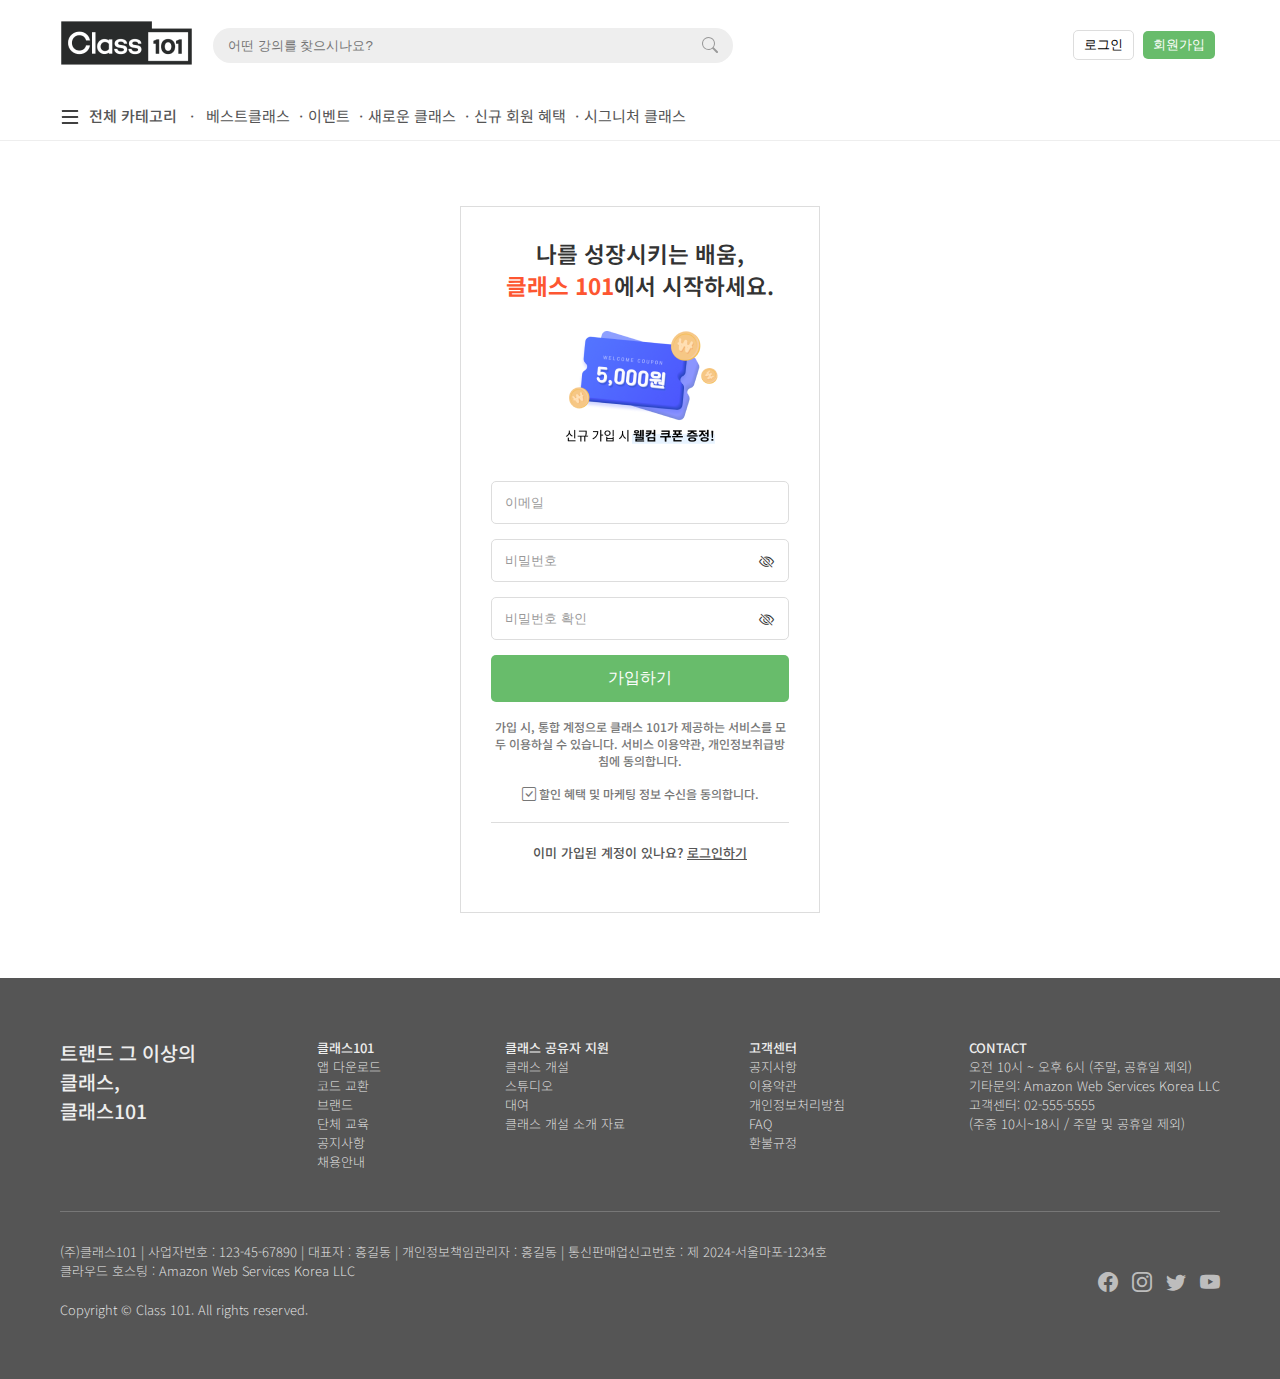
<file: html/member-register.html>
<!DOCTYPE html>
<html lang="ko">
<head>
  <meta charset="UTF-8">
  <meta name="viewport" content="width=device-width, initial-scale=1.0">
  <title>트렌드 그 이상의 클래스, 클래스101</title>
  <link rel="shortcut icon" href="../images/favicon.png" type="image/x-icon">
  <link rel="stylesheet" href="../css/style.css">
  <link rel="stylesheet" href="../css/responsive-tablet.css">
  <link rel="stylesheet" href="../css/responsive-mobile.css">
</head>
<body>
  <div class="container member-register">
    <!-- header -->
    <div class="header-include"></div>
    <!-- signup -->
    <section class="signup">
      <div class="member-register">
        <div class="member-account">
          <h2 class="login-slogan">나를 성장시키는 배움,<br>
          <em>클래스 101</em>에서 시작하세요.</h2>
          <img src="../images/ct-modal-01.png" alt="">
        </div>
        <div class="login-field">
          <div>
            <input type="email" placeholder="이메일">
          </div>
          <div>
            <input type="password" placeholder="비밀번호" maxlength="12">
            <i class="bi bi-eye-slash"></i>
          </div>
          <div>
            <input type="password" placeholder="비밀번호 확인" maxlength="12">
            <i class="bi bi-eye-slash"></i>
          </div>
          <div>
            <button class="btn-member-primary">가입하기</button>
          </div>
        </div>
        <div class="agreement">
          <p>
            가입 시, 통합 계정으로 클래스 101가 제공하는 서비스를 모두 이용하실 수 있습니다. 서비스 이용약관, 개인정보취급방침에 동의합니다.
          </p>
          <label>
            <input type="checkbox"><em></em>할인 혜택 및 마케팅 정보 수신을 동의합니다.
          </label>
        </div>
        <div class="login-member">
          이미 가입된 계정이 있나요? <a href="#none">로그인하기</a>
        </div>
      </div>
    </section>
    <!-- footer -->
    <div class="footer-include"></div>
  </div>
  <script src="../script/custom.js"></script>
</body>
</html>
</file>
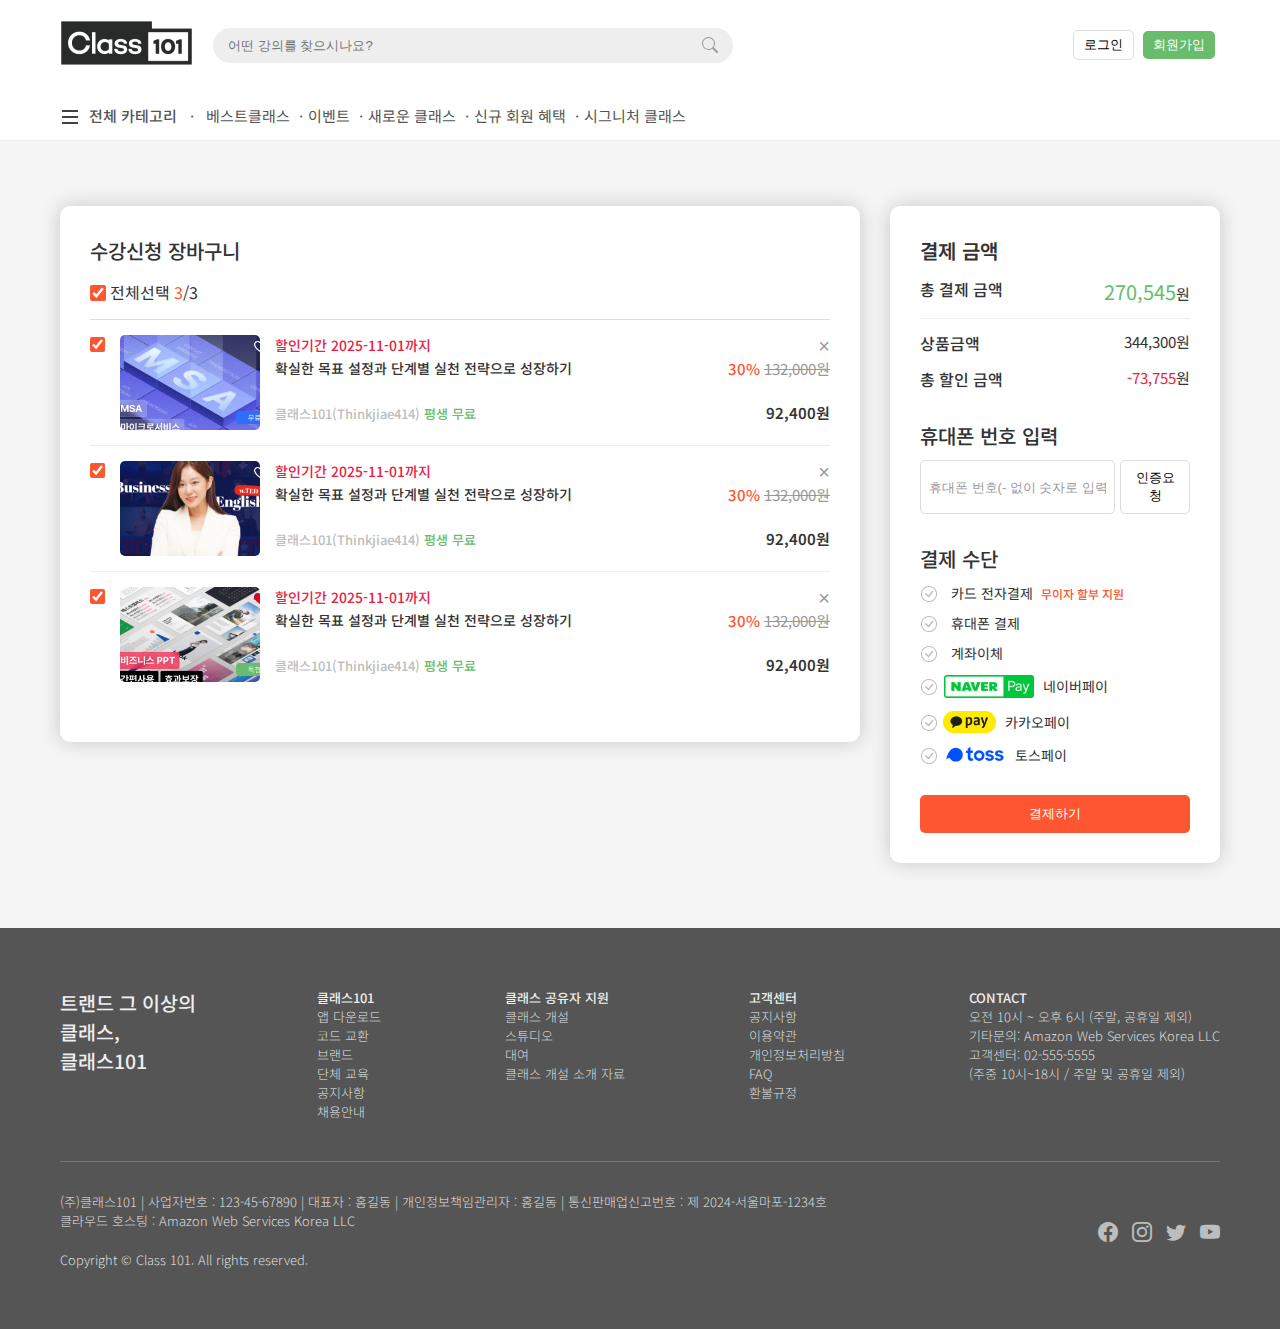
<file: html/take-course.html>
<!DOCTYPE html>
<html lang="ko">
<head>
  <meta charset="UTF-8">
  <meta name="viewport" content="width=device-width, initial-scale=1.0">
  <title>트렌드 그 이상의 클래스, 클래스101</title>
  <link rel="shortcut icon" href="../images/favicon.png" type="image/x-icon">
  <link rel="stylesheet" href="../css/style.css">
  <link rel="stylesheet" href="../css/responsive-tablet.css">
  <link rel="stylesheet" href="../css/responsive-mobile.css">
</head>
<body>
  <div class="container take-course">
    <!-- header -->
    <div class="header-include"></div>
    <section class="take-course">
      <div class="take-course-inner">
        <div class="cart-wrap">
          <h2>수강신청 장바구니</h2>
          <div class="cart-header">
            <span>
              <input class="cart-check-all" type="checkbox" checked>
              전체선택 <em>3</em>/3
            </span>
          </div>
          <div class="cart-items">
            <div class="cart-item">
              <div class="check-status">
                <input class="cart-check" type="checkbox" checked>
              </div>
              <div class="thum">
                <img src="../images/class-category-cover04.png" alt="">
              </div>
              <div class="cart-overview">
                <div class="cart-overview-header">
                  <h4>할인기간 2025-11-01까지</h4>
                  <button class="btn-clear">&times;</button>
                </div>
                <div class="cart-overview-detail">
                  <div class="cart-overview-info">
                    <b class="class-subject">확실한 목표 설정과 단계별 실천 전략으로 성장하기</b>
                    <span class="mentor-info">
                      클래스101(Thinkjiae414)
                      <em>평생 무료</em>
                    </span>
                  </div>
                  <div class="cart-overview-price">
                    <div>
                      <span class="sale">30%</span>
                      <s class="price-prev">132,000원</s>
                    </div>
                    <span class="price-current">92,400원</span>
                  </div>
                </div>
              </div>
            </div>
            <div class="cart-item">
              <div class="check-status">
                <input class="cart-check" type="checkbox" checked>
              </div>
              <div class="thum">
                <img src="../images/class-category-cover05.png" alt="">
              </div>
              <div class="cart-overview">
                <div class="cart-overview-header">
                  <h4>할인기간 2025-11-01까지</h4>
                  <button class="btn-clear">&times;</button>
                </div>
                <div class="cart-overview-detail">
                  <div class="cart-overview-info">
                    <b class="class-subject">확실한 목표 설정과 단계별 실천 전략으로 성장하기</b>
                    <span class="mentor-info">
                      클래스101(Thinkjiae414)
                      <em>평생 무료</em>
                    </span>
                  </div>
                  <div class="cart-overview-price">
                    <div>
                      <span class="sale">30%</span>
                      <s class="price-prev">132,000원</s>
                    </div>
                    <span class="price-current">92,400원</span>
                  </div>
                </div>
              </div>
            </div>
            <div class="cart-item">
              <div class="check-status">
                <input class="cart-check" type="checkbox" checked>
              </div>
              <div class="thum">
                <img src="../images/class-category-cover06.png" alt="">
              </div>
              <div class="cart-overview">
                <div class="cart-overview-header">
                  <h4>할인기간 2025-11-01까지</h4>
                  <button class="btn-clear">&times;</button>
                </div>
                <div class="cart-overview-detail">
                  <div class="cart-overview-info">
                    <b class="class-subject">확실한 목표 설정과 단계별 실천 전략으로 성장하기</b>
                    <span class="mentor-info">
                      클래스101(Thinkjiae414)
                      <em>평생 무료</em>
                    </span>
                  </div>
                  <div class="cart-overview-price">
                    <div>
                      <span class="sale">30%</span>
                      <s class="price-prev">132,000원</s>
                    </div>
                    <span class="price-current">92,400원</span>
                  </div>
                </div>
              </div>
            </div>
          </div>
        </div>
        <div class="payment">
          <div class="price-total-wrap">
            <h2 class="payment-headline">결제 금액</h2>
            <div class="current-price">
              <b>총 결제 금액</b>
              <span><em>270,545</em>원</span>
            </div>
            <div class="origin-price">
              <b>상품금액</b>
              <span>344,300원</span>
            </div>
            <div class="discount-amount">
              <b>총 할인 금액</b>
              <span><em>-73,755</em>원</span>
            </div>
          </div>
          <div class="mobile-confirm-wrap">
            <h2 class="payment-headline">휴대폰 번호 입력</h2>
            <div>
              <input type="tel" placeholder="휴대폰 번호(- 없이 숫자로 입력)">
              <button class="btn-request">인증요청</button>
            </div>
          </div>
          <div class="payment-method-wrap">
            <h2 class="payment-headline">결제 수단</h2>
            <div>
              <label>
                <input type="radio" name="payment-method"><i></i><em>카드 전자결제</em><b class="free-interest">무이자 할부 지원</b>
              </label>
            </div>
            <div>
              <label>
                <input type="radio" name="payment-method"><i></i><em>휴대폰 결제</em>
              </label>
            </div>
            <div>
              <label>
                <input type="radio" name="payment-method"><i></i><em>계좌이체</em>
              </label>
            </div>
            <div>
              <label>
                <input type="radio" name="payment-method"><i></i>
                <img src="../images/ct-payment-naver.png" alt="">
                <em>네이버페이</em>
              </label>
            </div>
            <div>
              <label>
                <input type="radio" name="payment-method"><i></i>
                <img src="../images/ct-payment-kakao.png" alt="">
                <em>카카오페이</em>
              </label>
            </div>
            <div>
              <label>
                <input type="radio" name="payment-method"><i></i>
                <img src="../images/ct-payment-toss.png" alt="">
                <em>토스페이</em>
              </label>
            </div>
          </div>
          <button class="btn-payment-final">결제하기</button>
        </div>  
      </div>
    </section>
    <!-- footer -->
    <div class="footer-include"></div>
  </div>
  <script src="../script/custom.js"></script>
</body>
</html>
</file>
<file: css/style.css>
@charset "UTF-8";
/* Font Icon : Bootstrap Icons */
@import url("https://cdn.jsdelivr.net/npm/bootstrap-icons@1.10.5/font/bootstrap-icons.css");
@import url("https://fonts.googleapis.com/css2?family=Noto+Sans+KR:wght@100;300;400;500;700;900&display=swap");
@import url("https://fonts.googleapis.com/css2?family=Raleway:wght@100;200;300;400;500;600;700;800;900&display=swap");
/* font family */
/* text color */
/* object color */
:root {
  --primary-kr: Noto Sans KR, sans-serif;
  --primary-en: Raleway, serif;
  --dark-black: #333333;
  --dim-black: #555555;
  --silver-black: #777777;
  --light-black: #999999;
  --dark-gray: #BDBDBD;
  --dim-gray: #DDDDDD;
  --silver-gray: #EEEEEE;
  --light-gray: #F5F5F5;
  --cloudy-gray: #F9F9F9;
  --royalblue: #006BE5;
  --orangered: #FD5631;
  --orange: #FFD912;
  --crimson: #ED2040;
  --forestgreen: #68BC6B;
  --turquoise: #00D2D3;
  --tomato: #FF4C79;
  --white: #FFFFFF;
  --black: #171717;
}

* {
  margin: 0;
  padding: 0;
  -webkit-box-sizing: border-box;
          box-sizing: border-box;
  outline: none;
  font-weight: 500;
}

a {
  text-decoration: none;
  color: inherit;
}

h1, h2, h3, h4, h5 {
  margin: 0;
  font-weight: 500;
}

button {
  cursor: pointer;
}

input {
  border: none;
}

li {
  list-style: none;
}

body {
  font-family: "Noto Sans KR", sans-serif;
  color: #333333;
  font-weight: 300;
  font-size: 15px;
}

/* common */
section:not(.front-slider) {
  padding: 65px 0;
}

[class*=inner] {
  width: 1160px;
  margin: auto;
}

.front-header {
  display: -webkit-box;
  display: -ms-flexbox;
  display: flex;
  -webkit-box-pack: justify;
      -ms-flex-pack: justify;
          justify-content: space-between;
  -webkit-box-align: center;
      -ms-flex-align: center;
          align-items: center;
  height: 50px;
  margin-bottom: 20px;
}
.front-header h2 {
  font-size: 24px;
  font-weight: 500;
}
.front-header a {
  font-size: 14px;
  color: #555555;
  display: block;
  padding: 3px 15px;
  border: 1px solid #BDBDBD;
  border-radius: 30px;
}

/* header */
header {
  display: -webkit-box;
  display: -ms-flexbox;
  display: flex;
  -webkit-box-pack: center;
      -ms-flex-pack: center;
          justify-content: center;
  -webkit-box-orient: vertical;
  -webkit-box-direction: normal;
      -ms-flex-direction: column;
          flex-direction: column;
  border-bottom: 1px solid #EEEEEE;
  background-color: #FFFFFF;
  position: relative;
  z-index: 100;
  width: 100%;
}
header.active {
  position: fixed;
  -webkit-box-shadow: 0 0 5px rgba(51, 51, 51, 0.1);
          box-shadow: 0 0 5px rgba(51, 51, 51, 0.1);
}
header .header-inner {
  width: 1160px;
}
header .header-inner .logo-search {
  display: -webkit-box;
  display: -ms-flexbox;
  display: flex;
  gap: 20px;
  padding: 20px 0;
  -webkit-box-align: center;
      -ms-flex-align: center;
          align-items: center;
}
.search,
.search-mobile {
  width: 520px;
  position: relative;
}
.search input[type=text],
.search-mobile input[type=text] {
  width: 100%;
  background-color: #EEEEEE;
  padding: 10px;
  border-radius: 50px;
  padding-left: 15px;
}
.search input[type=text]:focus::-webkit-input-placeholder, .search-mobile input[type=text]:focus::-webkit-input-placeholder {
  visibility: hidden;
}
.search input[type=text]:focus::-moz-placeholder, .search-mobile input[type=text]:focus::-moz-placeholder {
  visibility: hidden;
}
.search input[type=text]:focus:-ms-input-placeholder, .search-mobile input[type=text]:focus:-ms-input-placeholder {
  visibility: hidden;
}
.search input[type=text]:focus::-ms-input-placeholder, .search-mobile input[type=text]:focus::-ms-input-placeholder {
  visibility: hidden;
}
.search input[type=text]:focus::placeholder,
.search-mobile input[type=text]:focus::placeholder {
  visibility: hidden;
}
.search input[type=text]:focus,
.search-mobile input[type=text]:focus {
  border-color: rgba(0, 107, 229, 0.5);
  background-color: #FFFFFF;
  -webkit-box-shadow: 0 0 5px rgba(0, 107, 229, 0.5);
          box-shadow: 0 0 5px rgba(0, 107, 229, 0.5);
}
.search input[type=text]:focus + img,
.search-mobile input[type=text]:focus + img {
  -webkit-filter: invert(41%) sepia(67%) saturate(4360%) hue-rotate(196deg) brightness(85%) contrast(114%);
          filter: invert(41%) sepia(67%) saturate(4360%) hue-rotate(196deg) brightness(85%) contrast(114%);
}
.search img,
.search-mobile img {
  position: absolute;
  right: 15px;
  top: 50%;
  -webkit-transform: translateY(-50%);
          transform: translateY(-50%);
  cursor: pointer;
}

header .header-inner .logo-search .login-register-buttons {
  margin-left: auto;
}
header .header-inner .logo-search .login-register-buttons button {
  border: 1px solid #DDDDDD;
  border-radius: 5px;
  padding: 5px 10px;
  margin-right: 5px;
  background-color: transparent;
}
header .header-inner .logo-search .login-register-buttons button.btn-register {
  background-color: #68BC6B;
  color: #FFFFFF;
  border: transparent;
}
header .header-inner .logo-search .user-alarm {
  margin-left: auto;
  display: none;
}
header .header-inner .logo-search .user-alarm span {
  margin-right: 10px;
  vertical-align: middle;
  width: 20px;
  position: relative;
}
header .header-inner .logo-search .user-alarm span .bi {
  font-size: 20px;
}
header .header-inner .logo-search .user-alarm span em {
  position: absolute;
  width: 15px;
  height: 15px;
  background-color: #FF4C79;
  border-radius: 50%;
  right: 0;
  text-align: center;
  line-height: 8px;
}
header .header-inner .logo-search .user-alarm span em:before {
  content: attr(data-count);
  color: #FFFFFF;
  font-style: normal;
  font-size: 11px;
}
header .header-inner .logo-search .user-alarm .avatar img {
  height: 28px;
  border-radius: 50%;
}
header .header-inner .gnb {
  height: 50px;
  display: -webkit-box;
  display: -ms-flexbox;
  display: flex;
  -webkit-box-align: center;
      -ms-flex-align: center;
          align-items: center;
  gap: 10px;
}
header .header-inner .gnb a {
  font-weight: 400;
  color: #555555;
}
header .header-inner .gnb a:after {
  content: "·";
  padding-left: 7px;
}
header .header-inner .gnb a:last-child:after {
  display: none;
}
header .header-inner .gnb a:hover:not(.trigger) {
  color: #ED2040;
}
header .header-inner .gnb .trigger:before {
  content: "";
  background: url("/images/icon-category.png") no-repeat center;
  width: 20px;
  height: 18px;
  display: inline-block;
  margin-right: 5px;
  -webkit-transform: translateY(4px);
          transform: translateY(4px);
}
header .mega-navi {
  display: none;
  position: absolute;
  left: 50%;
  top: 100%;
  -webkit-transform: translateX(-50%);
          transform: translateX(-50%);
  background-color: #333333;
  width: 100%;
}
header .mega-navi .search-mobile {
  display: none;
}
header .mega-navi .mega-navi-inner {
  width: 1160px;
  margin: auto;
  padding: 20px;
  display: -webkit-box;
  display: -ms-flexbox;
  display: flex;
  -webkit-box-pack: justify;
      -ms-flex-pack: justify;
          justify-content: space-between;
}
header .mega-navi .mega-navi-inner .mega-navi-item {
  color: #FFFFFF;
  font-size: 14px;
  -webkit-box-flex: 1;
      -ms-flex: 1;
          flex: 1;
  line-height: 2em;
}
header .mega-navi .mega-navi-inner .mega-navi-item .mega-navi-item-wrap a {
  display: block;
  font-weight: 300;
  color: #BDBDBD;
}
header .mega-navi .mega-navi-inner .mega-navi-item .mega-navi-item-wrap a:hover {
  text-decoration: underline;
}
header .mega-navi .btn-mega-navi-close {
  display: none;
}

/* section: front-slider */
/* section: category-shortcut */
.category-shortcut .category-shortcut-inner .category-shortcut-items {
  display: -webkit-box;
  display: -ms-flexbox;
  display: flex;
  gap: 20px;
}
.category-shortcut .category-shortcut-inner .category-shortcut-items .category-shortcut-item {
  display: -webkit-box;
  display: -ms-flexbox;
  display: flex;
  -webkit-box-orient: vertical;
  -webkit-box-direction: normal;
      -ms-flex-direction: column;
          flex-direction: column;
  -webkit-box-pack: center;
      -ms-flex-pack: center;
          justify-content: center;
  -webkit-box-align: center;
      -ms-flex-align: center;
          align-items: center;
  -webkit-box-flex: 1;
      -ms-flex: 1;
          flex: 1;
  height: 130px;
  gap: 22px;
  -webkit-box-shadow: 0 0 20px rgba(23, 23, 23, 0.2);
          box-shadow: 0 0 20px rgba(23, 23, 23, 0.2);
  background-color: #FFFFFF;
  border-radius: 10px;
  -webkit-transition: 0.5s;
  transition: 0.5s;
}
.category-shortcut .category-shortcut-inner .category-shortcut-items .category-shortcut-item em {
  font-size: 20px;
  width: 47px;
  height: 47px;
  border-radius: 50%;
  display: -webkit-box;
  display: -ms-flexbox;
  display: flex;
  -webkit-box-pack: center;
      -ms-flex-pack: center;
          justify-content: center;
  -webkit-box-align: center;
      -ms-flex-align: center;
          align-items: center;
}
.category-shortcut .category-shortcut-inner .category-shortcut-items .category-shortcut-item em .bi {
  -webkit-transform: translateY(-2px);
          transform: translateY(-2px);
}
.category-shortcut .category-shortcut-inner .category-shortcut-items .category-shortcut-item:nth-child(1) em {
  background-color: rgba(0, 107, 229, 0.2);
}
.category-shortcut .category-shortcut-inner .category-shortcut-items .category-shortcut-item:nth-child(2) em {
  background-color: rgba(255, 217, 18, 0.2);
}
.category-shortcut .category-shortcut-inner .category-shortcut-items .category-shortcut-item:nth-child(3) em {
  background-color: rgba(237, 32, 64, 0.2);
}
.category-shortcut .category-shortcut-inner .category-shortcut-items .category-shortcut-item:nth-child(4) em {
  background-color: rgba(104, 188, 107, 0.2);
}
.category-shortcut .category-shortcut-inner .category-shortcut-items .category-shortcut-item:nth-child(5) em {
  background-color: rgba(255, 76, 121, 0.2);
}
.category-shortcut .category-shortcut-inner .category-shortcut-items .category-shortcut-item:nth-child(6) em {
  background-color: rgba(153, 153, 153, 0.2);
}
.category-shortcut .category-shortcut-inner .category-shortcut-items .category-shortcut-item span {
  font-size: 16px;
  text-align: center;
}

/* section: focus-class */
/* section: best-class */
/* section: timer */
/* section: eary-bird */
.early-bird {
  cursor: cell;
}
.early-bird .early-bird-inner .early-bird-content .early-bird-banner {
  display: -webkit-box;
  display: -ms-flexbox;
  display: flex;
  background-color: rgba(255, 217, 18, 0.2);
  -webkit-box-align: center;
      -ms-flex-align: center;
          align-items: center;
  -ms-flex-pack: distribute;
      justify-content: space-around;
}
.early-bird .early-bird-inner .early-bird-content .early-bird-banner .banner-about h2 {
  font-size: 32px;
  font-weight: 600;
}
.early-bird .early-bird-inner .early-bird-content .early-bird-banner .banner-about h2 span {
  display: block;
  font-size: 0.9em;
  margin: 5px 0;
}
.early-bird .early-bird-inner .early-bird-content .early-bird-banner .banner-about .hash-tag {
  color: #68BC6B;
  word-spacing: 5px;
  font-size: 24px;
}
/* section: blog */
.blog .blog-inner .blog-content .blog-items {
  display: -webkit-box;
  display: -ms-flexbox;
  display: flex;
  gap: 15px;
}
.blog .blog-inner .blog-content .blog-items .blog-item {
  -webkit-box-flex: 1;
      -ms-flex: 1;
          flex: 1;
}
.blog .blog-inner .blog-content .blog-items .blog-item .thum {
  width: 100%;
  height: 215px;
  border-radius: 5px;
  overflow: hidden;
}
.blog .blog-inner .blog-content .blog-items .blog-item .thum img {
  width: inherit;
  height: inherit;
}
.blog .blog-inner .blog-content .blog-items .blog-item .desc .blog-sort {
  font-size: 13px;
  color: #FD5631;
}
.blog .blog-inner .blog-content .blog-items .blog-item .desc .blog-outline h4 {
  font-size: 16px;
}
.blog .blog-inner .blog-content .blog-items .blog-item .desc .blog-outline p {
  color: #777777;
  margin: 5px 0;
  font-weight: 300;
  font-size: 14px;
}
.blog .blog-inner .blog-content .blog-items .blog-item .desc .blog-writer {
  display: -webkit-box;
  display: -ms-flexbox;
  display: flex;
  -webkit-box-align: center;
      -ms-flex-align: center;
          align-items: center;
  gap: 10px;
  margin-top: 10px;
}
.blog .blog-inner .blog-content .blog-items .blog-item .desc .blog-writer .writer-avatar {
  width: 40px;
  height: 40px;
  border-radius: 50%;
  overflow: hidden;
}
.blog .blog-inner .blog-content .blog-items .blog-item .desc .blog-writer .writer-avatar img {
  width: inherit;
  height: inherit;
  -o-object-fit: cover;
     object-fit: cover;
}
.blog .blog-inner .blog-content .blog-items .blog-item .desc .blog-writer .writer-info {
  font-size: 12px;
}
.blog .blog-inner .blog-content .blog-items .blog-item .desc .blog-writer .writer-info .data-comment {
  margin-top: 3px;
}
.blog .blog-inner .blog-content .blog-items .blog-item .desc .blog-writer .writer-info .data-comment span {
  margin-right: 5px;
}

/* section: slogan */
.slogan {
  height: 170px;
  width: 100%;
  display: -webkit-box;
  display: -ms-flexbox;
  display: flex;
  -webkit-box-align: center;
      -ms-flex-align: center;
          align-items: center;
  text-align: center;
  background-color: #F3F9FF;
  margin: 60px 0;
}
.slogan .slogan-inner .slogan-content h2 {
  font-size: 32px;
  margin-bottom: 16px;
}
.slogan .slogan-inner .slogan-content span {
  font-size: 20px;
  font-weight: 400;
}
.slogan .slogan-inner .slogan-content span em {
  font-style: normal;
  font-weight: 400;
  color: #ED2040;
}

/* section: tip-tech */
.tip-tech .tip-tech-inner .tip-tech-content .tip-tech-wrap .tip-tech-items {
  display: -webkit-box;
  display: -ms-flexbox;
  display: flex;
  gap: 35px;
  margin: 20px;
}
.tip-tech .tip-tech-inner .tip-tech-content .tip-tech-wrap .tip-tech-items:last-child .tip-tech-item {
  border: none;
}
.tip-tech .tip-tech-inner .tip-tech-content .tip-tech-wrap .tip-tech-items .tip-tech-item {
  display: -webkit-box;
  display: -ms-flexbox;
  display: flex;
  -webkit-box-align: center;
      -ms-flex-align: center;
          align-items: center;
  -webkit-box-flex: 1;
      -ms-flex: 1;
          flex: 1;
  gap: 15px;
  border-bottom: 1px solid #EEEEEE;
  padding-bottom: 10px;
}
.tip-tech .tip-tech-inner .tip-tech-content .tip-tech-wrap .tip-tech-items .tip-tech-item .tip-tech-info span {
  font-size: 12px;
  color: #68BC6B;
  font-weight: 400;
}
.tip-tech .tip-tech-inner .tip-tech-content .tip-tech-wrap .tip-tech-items .tip-tech-item .tip-tech-info h3 {
  font-size: 18px;
  font-weight: 600;
}
.tip-tech .tip-tech-inner .tip-tech-content .tip-tech-wrap .tip-tech-items .tip-tech-item .tip-tech-info p {
  font-size: 15px;
}
.tip-tech .tip-tech-inner .tip-tech-content .tip-tech-wrap .tip-tech-items .tip-tech-item .thum img {
  width: 110px;
  border-radius: 5px;
  border: 1px solid #EEEEEE;
}
.tip-tech .tip-tech-inner .btn-tip-tech {
  display: block;
  font-size: 16px;
  border: 1px solid #DDDDDD;
  font-weight: 400;
  padding: 6px 20px;
  margin: 60px auto;
  border-radius: 30px;
  width: -webkit-min-content;
  width: -moz-min-content;
  width: min-content;
  white-space: nowrap;
}

/* footer */
footer {
  background-color: #555555;
  padding: 60px 0;
  font-size: 13px;
  color: #BDBDBD;
}
footer .footer-inner .lnb-wrap {
  display: -webkit-box;
  display: -ms-flexbox;
  display: flex;
  gap: 100px;
  border-bottom: 1px solid #777777;
  padding-bottom: 40px;
}
footer .footer-inner .lnb-wrap .footer-slogan h2 {
  color: #EEEEEE;
}
footer .footer-inner .lnb-wrap .lnb {
  width: 100%;
  display: -webkit-box;
  display: -ms-flexbox;
  display: flex;
  -webkit-box-pack: justify;
      -ms-flex-pack: justify;
          justify-content: space-between;
}
footer .footer-inner .lnb-wrap .lnb .link-item .link-item-title {
  color: #EEEEEE;
  pointer-events: none;
  font-weight: 500;
}
footer .footer-inner .lnb-wrap .lnb .link-item .link-item-content {
  font-weight: 200;
  color: #EEEEEE;
}
footer .footer-inner .lnb-wrap .lnb .link-item .link-item-content a {
  display: block;
  font-weight: 200;
}
footer .footer-inner .lnb-wrap .lnb .link-item .link-item-content a:hover {
  text-decoration: underline;
}
footer .footer-inner .copyright-wrap {
  display: -webkit-box;
  display: -ms-flexbox;
  display: flex;
  -webkit-box-pack: justify;
      -ms-flex-pack: justify;
          justify-content: space-between;
  -webkit-box-align: center;
      -ms-flex-align: center;
          align-items: center;
  padding-top: 30px;
}
footer .footer-inner .copyright-wrap .company-info-trigger {
  display: none;
}
footer .footer-inner .copyright-wrap address {
  font-style: normal;
}
footer .footer-inner .copyright-wrap address p {
  font-weight: 200;
  color: #EEEEEE;
}
footer .footer-inner .copyright-wrap address p:nth-child(1) {
  padding-bottom: 20px;
}
footer .footer-inner .copyright-wrap .sns a {
  font-size: 20px;
  margin-left: 10px;
}
footer .footer-inner .copyright-wrap .sns a:hover .bi {
  color: #FFFFFF;
}

/* ################ Category-main: category-main.html ################ */
.category-class .category-class-inner .category-class-main {
  height: 120px;
  width: 100%;
  position: relative;
  border-radius: 10px;
  overflow: hidden;
}
.category-class .category-class-inner .category-class-main h2 {
  color: #FFFFFF;
  font-size: 28px;
  position: absolute;
  top: 50%;
  left: 35px;
  -webkit-transform: translateY(-50%);
          transform: translateY(-50%);
}
.category-class .category-class-inner .category-class-main img {
  width: inherit;
  height: inherit;
  -o-object-fit: cover;
     object-fit: cover;
}
.category-class .category-class-inner .category-class-detail {
  margin: 30px 0;
  padding-bottom: 30px;
  border-bottom: 1px solid #DDDDDD;
}
.category-class .category-class-inner .category-class-detail h3 {
  font-size: 20px;
  margin-bottom: 15px;
}
.category-class .category-class-inner .category-class-detail .category-shortcut-btn-group .btn-shortcut {
  border: 1px solid #BDBDBD;
  font-size: 13px;
  border-radius: 30px;
  padding: 5px 15px;
  margin-right: 3px;
  background-color: transparent;
}
.category-class .category-class-inner .category-class-detail .category-shortcut-btn-group .btn-shortcut.active {
  background-color: #333333;
  color: #FFFFFF;
}
.category-class .category-class-inner .category-class-sort {
  margin-bottom: 30px;
}
.category-class .category-class-inner .category-class-sort > * {
  font-size: 14px;
  border: 1px solid #EEEEEE;
  cursor: pointer;
  width: 110px;
  height: 40px;
  margin-right: 5px;
  text-align: center;
}
.category-class .category-class-inner .category-class-sort select {
  background: url(/images/icon-select.svg) no-repeat center right 12px;
  background-size: 12px;
  -webkit-appearance: none;
     -moz-appearance: none;
          appearance: none;
  border-radius: 5px;
}
.category-class .category-class-inner .category-class-sort button {
  background-color: transparent;
  border-radius: 5px;
}
.category-class .category-class-inner .category-class-sort button.btn-earlybird {
  color: #FF4C79;
  border: 1px solid #FF4C79;
}
.category-class .category-class-inner .category-class-wrap {
  display: -webkit-box;
  display: -ms-flexbox;
  display: flex;
  -webkit-box-orient: vertical;
  -webkit-box-direction: normal;
      -ms-flex-direction: column;
          flex-direction: column;
  gap: 20px;
}
.category-class .category-class-inner .category-class-wrap .focus-class-items {
  display: -webkit-box;
  display: -ms-flexbox;
  display: flex;
  -webkit-box-pack: justify;
      -ms-flex-pack: justify;
          justify-content: space-between;
}
.category-class .category-class-inner .category-class-wrap .focus-class-items .focus-class-item {
  cursor: pointer;
}
.category-class .category-class-inner .category-class-wrap .focus-class-items .focus-class-item:hover img {
  -webkit-transform: scale(1.1);
          transform: scale(1.1);
}
.category-class .category-class-inner .category-class-wrap .focus-class-items .focus-class-item .thum {
  width: 100%;
  height: 160px;
  border-radius: 10px;
  position: relative;
  overflow: hidden;
}
.category-class .category-class-inner .category-class-wrap .focus-class-items .focus-class-item .thum img {
  -webkit-transition: 0.3s;
  transition: 0.3s;
  width: inherit;
  height: inherit;
  -o-object-fit: cover;
     object-fit: cover;
}
.category-class .category-class-inner .category-class-wrap .focus-class-items .focus-class-item .thum .badge {
  position: absolute;
  right: 0;
  bottom: 10px;
  color: #FFFFFF;
  width: 70px;
  height: 24px;
  font-size: 12px;
  font-weight: 400;
  text-align: center;
  border-radius: 5px 0 0 5px;
  line-height: 24px;
}
.category-class .category-class-inner .category-class-wrap .focus-class-items .focus-class-item .thum .badge.discount {
  background-color: #ED2040;
}
.category-class .category-class-inner .category-class-wrap .focus-class-items .focus-class-item .thum .badge.free {
  background-color: #006BE5;
}
.category-class .category-class-inner .category-class-wrap .focus-class-items .focus-class-item .desc .overview h4 {
  font-size: 15px;
  color: #333333;
  margin: 10px 0;
}
.category-class .category-class-inner .category-class-wrap .focus-class-items .focus-class-item .desc .overview .class-info {
  font-weight: 400;
  font-size: 13px;
  color: #777777;
}
.category-class .category-class-inner .category-class-wrap .focus-class-items .focus-class-item .desc .overview .class-price {
  margin: 5px 0;
}
.category-class .category-class-inner .category-class-wrap .focus-class-items .focus-class-item .desc .overview .class-price * {
  font-weight: 400;
  margin-right: 3px;
}
.category-class .category-class-inner .category-class-wrap .focus-class-items .focus-class-item .desc .overview .class-price .sale {
  color: #FF4C79;
}
.category-class .category-class-inner .category-class-wrap .focus-class-items .focus-class-item .desc .overview .class-price .price-prev {
  color: #999999;
  text-decoration: line-through;
}
.category-class .category-class-inner .category-class-wrap .focus-class-items .focus-class-item .desc .overview .class-price .price-current {
  font-weight: 500;
  color: #333333;
}
.category-class .category-class-inner .category-class-wrap .focus-class-items .focus-class-item .desc .overview .class-review * {
  font-size: 12px;
}
.category-class .category-class-inner .category-class-wrap .focus-class-items .focus-class-item .desc .overview .class-review .stars {
  color: #FFD912;
}
.category-class .category-class-inner .category-class-wrap .focus-class-items .focus-class-item .desc .overview .class-review .rating {
  margin: 0 6px;
  position: relative;
}
.category-class .category-class-inner .category-class-wrap .focus-class-items .focus-class-item .desc .overview .class-review .rating:before {
  content: "|";
  font-size: 10px;
  position: absolute;
  color: #999999;
  top: 1px;
  right: -7px;
}
.category-class .category-class-inner .paging {
  display: -webkit-box;
  display: -ms-flexbox;
  display: flex;
  -webkit-box-pack: center;
      -ms-flex-pack: center;
          justify-content: center;
  -webkit-box-align: center;
      -ms-flex-align: center;
          align-items: center;
  margin: 50px 0;
}
.category-class .category-class-inner .paging button {
  border: none;
  background-color: transparent;
}
.category-class .category-class-inner .paging > button {
  margin: 0 10px;
  font-size: 18px;
  -webkit-transform: translateY(3px);
          transform: translateY(3px);
}
.category-class .category-class-inner .paging .btn-paging-group .btn-paging {
  font-size: 14px;
  font-family: "Noto Sans KR", sans-serif;
  font-weight: 400;
  width: 30px;
  height: 30px;
  text-align: center;
}
.category-class .category-class-inner .paging .btn-paging-group .btn-paging.active {
  background-color: #333333;
  border-radius: 3px;
  color: #FFFFFF;
}

/* ################ Class Detail: class-detail.html ################ */
.class-detail-image {
  background: url(/images/ct-class-detail-main-01.png) no-repeat center;
}
.class-detail-image .class-detail-image-inner {
  height: 600px;
  display: -webkit-box;
  display: -ms-flexbox;
  display: flex;
  -webkit-box-pack: justify;
      -ms-flex-pack: justify;
          justify-content: space-between;
  -webkit-box-align: center;
      -ms-flex-align: center;
          align-items: center;
}
.class-detail-image .class-detail-image-inner .heading h2 {
  font-size: 36px;
  font-weight: 600;
}
.class-detail-image .class-detail-image-inner .heading p {
  font-size: 20px;
}
.class-detail-image .class-detail-image-inner .cover-image img {
  height: 450px;
}

.class-detail-full .class-detail-full-inner .class-detail-full-content {
  display: -webkit-box;
  display: -ms-flexbox;
  display: flex;
  gap: 30px;
  /* class detail info */
  /* class detail sidebar */
}
.class-detail-full .class-detail-full-inner .class-detail-full-content > div {
  -webkit-box-shadow: 0 0 20px rgba(23, 23, 23, 0.2);
          box-shadow: 0 0 20px rgba(23, 23, 23, 0.2);
  background-color: #FFFFFF;
  border-radius: 10px;
  -webkit-transition: 0.5s;
  transition: 0.5s;
}
.class-detail-full .class-detail-full-inner .class-detail-full-content .class-detail-info {
  -webkit-box-flex: 1;
      -ms-flex: 1;
          flex: 1;
  /* class navigation */
  /* class introduce */
  /* class curriculum */
  /* class review */
  /* class FAQ */
  /* class mentor */
}
.class-detail-full .class-detail-full-inner .class-detail-full-content .class-detail-info .class-detail-navigation {
  border-bottom: 1px solid #EEEEEE;
  height: 50px;
  display: -webkit-box;
  display: -ms-flexbox;
  display: flex;
  gap: 20px;
  -webkit-box-align: center;
      -ms-flex-align: center;
          align-items: center;
  background-color: #FFFFFF;
  padding: 30px;
  z-index: 20;
  position: sticky;
  top: 0;
}
.class-detail-full .class-detail-full-inner .class-detail-full-content .class-detail-info .class-detail-navigation a {
  position: relative;
}
.class-detail-full .class-detail-full-inner .class-detail-full-content .class-detail-info .class-detail-navigation a.active {
  font-weight: 600;
}
.class-detail-full .class-detail-full-inner .class-detail-full-content .class-detail-info .class-detail-navigation a.active::after {
  content: "";
  position: absolute;
  width: 100%;
  height: 3px;
  background-color: #333333;
  left: 0;
  bottom: -10px;
}
.class-detail-full .class-detail-full-inner .class-detail-full-content .class-detail-info .class-detail-header {
  margin: 30px 0;
  padding-left: 15px;
  position: relative;
}
.class-detail-full .class-detail-full-inner .class-detail-full-content .class-detail-info .class-detail-header::before {
  content: "";
  position: absolute;
  height: 85%;
  width: 4px;
  background-color: #ED2040;
  left: 0;
  top: 6px;
}
.class-detail-full .class-detail-full-inner .class-detail-full-content .class-detail-info .class-detail-header h2 {
  font-size: 20px;
  font-weight: 600;
}
.class-detail-full .class-detail-full-inner .class-detail-full-content .class-detail-info .class-detail-header span {
  font-size: 14px;
  color: #555555;
}
.class-detail-full .class-detail-full-inner .class-detail-full-content .class-detail-info .class-introduce {
  padding: 30px;
}
.class-detail-full .class-detail-full-inner .class-detail-full-content .class-detail-info .class-introduce .class-detail-wrap {
  margin-top: 20px;
}
.class-detail-full .class-detail-full-inner .class-detail-full-content .class-detail-info .class-introduce .class-detail-wrap h2 {
  margin-bottom: 15px;
}
.class-detail-full .class-detail-full-inner .class-detail-full-content .class-detail-info .class-introduce .class-detail-wrap h2 b {
  font-weight: 600;
  color: #ED2040;
}
.class-detail-full .class-detail-full-inner .class-detail-full-content .class-detail-info .class-introduce .class-detail-wrap p {
  font-weight: normal;
  margin-bottom: 40px;
}
.class-detail-full .class-detail-full-inner .class-detail-full-content .class-detail-info .class-introduce .class-detail-wrap ul {
  padding-left: 20px;
}
.class-detail-full .class-detail-full-inner .class-detail-full-content .class-detail-info .class-introduce .class-detail-wrap .sub-wrap {
  margin: 20px auto;
  text-align: center;
  border: 1px solid #EEEEEE;
  padding: 30px;
  border-radius: 10px;
}
.class-detail-full .class-detail-full-inner .class-detail-full-content .class-detail-info .class-introduce .class-detail-wrap .sub-wrap h2 {
  font-weight: 400;
  margin: 20px 0;
  font-size: 20px;
  color: #006BE5;
}
.class-detail-full .class-detail-full-inner .class-detail-full-content .class-detail-info .class-introduce .class-detail-wrap .sub-wrap .class-introduce-feature {
  margin-bottom: 40px;
}
.class-detail-full .class-detail-full-inner .class-detail-full-content .class-detail-info .class-introduce .class-detail-wrap .sub-wrap .class-introduce-feature li {
  font-weight: 400;
}
.class-detail-full .class-detail-full-inner .class-detail-full-content .class-detail-info .class-introduce .class-detail-wrap .sub-wrap .class-introduce-feature li em {
  font-style: normal;
  color: #68BC6B;
}
.class-detail-full .class-detail-full-inner .class-detail-full-content .class-detail-info .class-introduce .class-detail-wrap .sub-wrap p {
  margin-top: 20px;
}
.class-detail-full .class-detail-full-inner .class-detail-full-content .class-detail-info .class-introduce .class-detail-wrap .class-detail-content-wrap .sub-wrap-header {
  margin: 15px 0;
  font-size: 20px;
}
.class-detail-full .class-detail-full-inner .class-detail-full-content .class-detail-info .class-introduce .class-detail-wrap .class-detail-content-wrap p {
  margin-bottom: 20px;
}
.class-detail-full .class-detail-full-inner .class-detail-full-content .class-detail-info .class-introduce .class-detail-wrap .class-detail-content-wrap ul {
  margin-bottom: 20px;
}
.class-detail-full .class-detail-full-inner .class-detail-full-content .class-detail-info .class-introduce .class-detail-wrap .class-detail-content-wrap ul li {
  list-style: disc;
  line-height: 2em;
  font-weight: 400;
}
.class-detail-full .class-detail-full-inner .class-detail-full-content .class-detail-info .class-introduce .class-detail-wrap .class-detail-content-wrap ul li em {
  font-style: normal;
  font-weight: 400;
  color: #68BC6B;
}
.class-detail-full .class-detail-full-inner .class-detail-full-content .class-detail-info .class-curriculum {
  padding: 30px;
}
.class-detail-full .class-detail-full-inner .class-detail-full-content .class-detail-info .class-curriculum .class-detail-wrap .curriculum-all-fold-expand {
  display: -webkit-box;
  display: -ms-flexbox;
  display: flex;
  -webkit-box-pack: end;
      -ms-flex-pack: end;
          justify-content: flex-end;
  gap: 10px;
  padding: 15px 0;
  color: #BDBDBD;
}
.class-detail-full .class-detail-full-inner .class-detail-full-content .class-detail-info .class-curriculum .class-detail-wrap .curriculum-all-fold-expand button {
  border: 1px solid #333333;
  padding: 2px 5px;
  border-radius: 3px;
  background-color: #FFFFFF;
}
.class-detail-full .class-detail-full-inner .class-detail-full-content .class-detail-info .class-curriculum .class-detail-wrap .curriculum-all-fold-expand button.selected {
  color: #BDBDBD;
  border: 1px solid #BDBDBD;
  font-weight: 400;
}
.class-detail-full .class-detail-full-inner .class-detail-full-content .class-detail-info .class-curriculum .class-detail-wrap .curriculum-all-fold-expand span {
  font-weight: 400;
}
.class-detail-full .class-detail-full-inner .class-detail-full-content .class-detail-info .class-curriculum .class-detail-wrap .curriculum-basic-info {
  background-color: #F5F5F5;
  border-radius: 5px;
  padding: 15px 20px;
  font-weight: 300;
  display: -webkit-box;
  display: -ms-flexbox;
  display: flex;
  -webkit-box-align: center;
      -ms-flex-align: center;
          align-items: center;
  margin-bottom: 10px;
}
.class-detail-full .class-detail-full-inner .class-detail-full-content .class-detail-info .class-curriculum .class-detail-wrap .curriculum-basic-info.header {
  -webkit-box-pack: justify;
      -ms-flex-pack: justify;
          justify-content: space-between;
}
.class-detail-full .class-detail-full-inner .class-detail-full-content .class-detail-info .class-curriculum .class-detail-wrap .curriculum-basic-info.header span {
  font-weight: 400;
}
.class-detail-full .class-detail-full-inner .class-detail-full-content .class-detail-info .class-curriculum .class-detail-wrap .curriculum-basic-info.footer {
  -webkit-box-pack: center;
      -ms-flex-pack: center;
          justify-content: center;
  font-size: 14px;
}
.class-detail-full .class-detail-full-inner .class-detail-full-content .class-detail-info .class-curriculum .class-detail-wrap .curriculum-accordion .accordion-item-wrap .chapter-title {
  cursor: pointer;
  padding: 10px 20px;
  display: -webkit-box;
  display: -ms-flexbox;
  display: flex;
  -webkit-box-pack: justify;
      -ms-flex-pack: justify;
          justify-content: space-between;
  border-bottom: 1px solid #EEEEEE;
}
.class-detail-full .class-detail-full-inner .class-detail-full-content .class-detail-info .class-curriculum .class-detail-wrap .curriculum-accordion .accordion-item-wrap .chapter-title.active .chapter-subject::before {
  content: "\f64d";
  font-family: "bootstrap-icons";
  margin-right: 2px;
  font-weight: 600;
  display: inline-block;
  -webkit-transform: translate(-4px, 2px);
          transform: translate(-4px, 2px);
}
.class-detail-full .class-detail-full-inner .class-detail-full-content .class-detail-info .class-curriculum .class-detail-wrap .curriculum-accordion .accordion-item-wrap .chapter-title .chapter-subject {
  font-weight: 500;
  color: #006BE5;
}
.class-detail-full .class-detail-full-inner .class-detail-full-content .class-detail-info .class-curriculum .class-detail-wrap .curriculum-accordion .accordion-item-wrap .chapter-title .chapter-hour {
  font-weight: 500;
}
.class-detail-full .class-detail-full-inner .class-detail-full-content .class-detail-info .class-curriculum .class-detail-wrap .curriculum-accordion .chapter-content {
  display: -webkit-box;
  display: -ms-flexbox;
  display: flex;
  -webkit-box-pack: justify;
      -ms-flex-pack: justify;
          justify-content: space-between;
  -webkit-box-orient: vertical;
  -webkit-box-direction: normal;
      -ms-flex-direction: column;
          flex-direction: column;
  font-weight: 400;
}
.class-detail-full .class-detail-full-inner .class-detail-full-content .class-detail-info .class-curriculum .class-detail-wrap .curriculum-accordion .chapter-content .chapter-content-class {
  display: -webkit-box;
  display: -ms-flexbox;
  display: flex;
  -webkit-box-pack: justify;
      -ms-flex-pack: justify;
          justify-content: space-between;
  padding: 10px 20px;
  cursor: pointer;
}
.class-detail-full .class-detail-full-inner .class-detail-full-content .class-detail-info .class-curriculum .class-detail-wrap .curriculum-accordion .chapter-content .chapter-content-class .class-subject {
  font-weight: 400;
}
.class-detail-full .class-detail-full-inner .class-detail-full-content .class-detail-info .class-curriculum .class-detail-wrap .curriculum-accordion .chapter-content .chapter-content-class .class-subject .bi {
  margin-right: 5px;
}
.class-detail-full .class-detail-full-inner .class-detail-full-content .class-detail-info .class-curriculum .class-detail-wrap .curriculum-accordion .chapter-content .class-hour .curriculum-badge.free {
  color: #68BC6B;
  background-color: #EEEEEE;
  border-radius: 3px;
  padding: 2px 6px;
  margin-right: 4px;
}
.class-detail-full .class-detail-full-inner .class-detail-full-content .class-detail-info .class-curriculum .class-detail-wrap .curriculum-accordion .chapter-content .class-hour .class-hour-detail {
  font-weight: 400;
}
.class-detail-full .class-detail-full-inner .class-detail-full-content .class-detail-info .class-reivew {
  padding: 0 30px;
}
.class-detail-full .class-detail-full-inner .class-detail-full-content .class-detail-info .class-reivew .class-detail-wrap .review-group {
  display: -webkit-box;
  display: -ms-flexbox;
  display: flex;
  gap: 20px;
}
.class-detail-full .class-detail-full-inner .class-detail-full-content .class-detail-info .class-reivew .class-detail-wrap .review-group .review-stars-rating {
  -webkit-box-flex: 3;
      -ms-flex: 3;
          flex: 3;
  border: 1px solid #EEEEEE;
  border-radius: 15px;
  padding: 5px 25px;
}
.class-detail-full .class-detail-full-inner .class-detail-full-content .class-detail-info .class-reivew .class-detail-wrap .review-group .review-stars-rating .stars-rating-count .overview .class-review {
  display: -webkit-box;
  display: -ms-flexbox;
  display: flex;
  -webkit-box-align: center;
      -ms-flex-align: center;
          align-items: center;
  -webkit-box-pack: center;
      -ms-flex-pack: center;
          justify-content: center;
  gap: 10px;
}
.class-detail-full .class-detail-full-inner .class-detail-full-content .class-detail-info .class-reivew .class-detail-wrap .review-group .review-stars-rating .stars-rating-count .overview .class-review .stars {
  color: #FFD912;
}
.class-detail-full .class-detail-full-inner .class-detail-full-content .class-detail-info .class-reivew .class-detail-wrap .review-group .review-stars-rating .stars-rating-count .overview .class-review .stars .bi {
  font-size: 26px;
}
.class-detail-full .class-detail-full-inner .class-detail-full-content .class-detail-info .class-reivew .class-detail-wrap .review-group .review-stars-rating .stars-rating-count .overview .class-review .rating {
  font-size: 34px;
  font-weight: bold;
}
.class-detail-full .class-detail-full-inner .class-detail-full-content .class-detail-info .class-reivew .class-detail-wrap .review-group .review-stars-rating .stars-rating-count .overview .class-review .rating:after {
  display: none;
}
.class-detail-full .class-detail-full-inner .class-detail-full-content .class-detail-info .class-reivew .class-detail-wrap .review-group .review-stars-rating .stars-rating-count .overview .class-review .review-count {
  font-size: 16px;
}
.class-detail-full .class-detail-full-inner .class-detail-full-content .class-detail-info .class-reivew .class-detail-wrap .review-group .review-stars-rating .review-diagram-group .review-diagram {
  display: -webkit-box;
  display: -ms-flexbox;
  display: flex;
  gap: 10px;
  -webkit-box-align: center;
      -ms-flex-align: center;
          align-items: center;
  margin: 5px 0;
}
.class-detail-full .class-detail-full-inner .class-detail-full-content .class-detail-info .class-reivew .class-detail-wrap .review-group .review-stars-rating .review-diagram-group .review-diagram:nth-child(3) .review-diagram-bar .review-diagram-bar-progress, .class-detail-full .class-detail-full-inner .class-detail-full-content .class-detail-info .class-reivew .class-detail-wrap .review-group .review-stars-rating .review-diagram-group .review-diagram:nth-child(4) .review-diagram-bar .review-diagram-bar-progress, .class-detail-full .class-detail-full-inner .class-detail-full-content .class-detail-info .class-reivew .class-detail-wrap .review-group .review-stars-rating .review-diagram-group .review-diagram:nth-child(5) .review-diagram-bar .review-diagram-bar-progress {
  background-color: #BDBDBD;
}
.class-detail-full .class-detail-full-inner .class-detail-full-content .class-detail-info .class-reivew .class-detail-wrap .review-group .review-stars-rating .review-diagram-group .review-diagram b {
  font-size: 16px;
  font-weight: 500;
  width: 40px;
}
.class-detail-full .class-detail-full-inner .class-detail-full-content .class-detail-info .class-reivew .class-detail-wrap .review-group .review-stars-rating .review-diagram-group .review-diagram .review-diagram-bar {
  background-color: #DDDDDD;
  width: 100%;
  height: 10px;
  border-radius: 10px;
  position: relative;
}
.class-detail-full .class-detail-full-inner .class-detail-full-content .class-detail-info .class-reivew .class-detail-wrap .review-group .review-stars-rating .review-diagram-group .review-diagram .review-diagram-bar .review-diagram-bar-progress {
  position: absolute;
  background-color: #FFD912;
  height: inherit;
  border-radius: inherit;
}
.class-detail-full .class-detail-full-inner .class-detail-full-content .class-detail-info .class-reivew .class-detail-wrap .review-group .review-focus-group {
  -webkit-box-flex: 2;
      -ms-flex: 2;
          flex: 2;
}
.class-detail-full .class-detail-full-inner .class-detail-full-content .class-detail-info .class-reivew .class-detail-wrap .review-group .review-focus-group .review-focus {
  display: -webkit-box;
  display: -ms-flexbox;
  display: flex;
  gap: 10px;
  -webkit-box-align: center;
      -ms-flex-align: center;
          align-items: center;
}
.class-detail-full .class-detail-full-inner .class-detail-full-content .class-detail-info .class-reivew .class-detail-wrap .review-group .review-focus-group .review-focus span {
  font-size: 38px;
}
.class-detail-full .class-detail-full-inner .class-detail-full-content .class-detail-info .class-reivew .class-detail-wrap .review-group .review-focus-group .review-focus div {
  font-size: 14px;
}
.class-detail-full .class-detail-full-inner .class-detail-full-content .class-detail-info .class-reivew .class-detail-wrap .review-group .review-focus-group .review-focus div b {
  display: block;
  font-size: 16px;
  font-weight: 500;
}
.class-detail-full .class-detail-full-inner .class-detail-full-content .class-detail-info .class-reivew .class-detail-wrap .review-user-comment-group {
  margin: 40px 0;
}
.class-detail-full .class-detail-full-inner .class-detail-full-content .class-detail-info .class-reivew .class-detail-wrap .review-user-comment-group .review-user-comment {
  display: -webkit-box;
  display: -ms-flexbox;
  display: flex;
  gap: 10px;
  margin: 5px 0;
}
.class-detail-full .class-detail-full-inner .class-detail-full-content .class-detail-info .class-reivew .class-detail-wrap .review-user-comment-group .review-user-comment .user-avatar img {
  width: 40px;
  border-radius: 50%;
}
.class-detail-full .class-detail-full-inner .class-detail-full-content .class-detail-info .class-reivew .class-detail-wrap .review-user-comment-group .review-user-comment .user-comment {
  font-size: 14px;
}
.class-detail-full .class-detail-full-inner .class-detail-full-content .class-detail-info .class-reivew .class-detail-wrap .review-user-comment-group .review-user-comment .user-comment .user-name-date .user-name {
  font-weight: 400;
  margin-right: 5px;
}
.class-detail-full .class-detail-full-inner .class-detail-full-content .class-detail-info .class-reivew .class-detail-wrap .review-user-comment-group .review-user-comment .user-comment .stars {
  word-spacing: -2px;
}
.class-detail-full .class-detail-full-inner .class-detail-full-content .class-detail-info .class-reivew .class-detail-wrap .review-user-comment-group .review-user-comment .user-comment .stars .bi {
  color: #FFD912;
}
.class-detail-full .class-detail-full-inner .class-detail-full-content .class-detail-info .class-reivew .class-detail-wrap .review-user-comment-group .review-user-comment .user-comment p {
  margin-top: 5px;
  font-weight: 400;
}
.class-detail-full .class-detail-full-inner .class-detail-full-content .class-detail-info .class-reivew .class-detail-wrap .btn-review-more {
  color: #ED2040;
  border: 1px solid #ED2040;
  display: block;
  text-align: center;
  padding: 7px;
  border-radius: 5px;
  -webkit-transition: 0.35s;
  transition: 0.35s;
}
.class-detail-full .class-detail-full-inner .class-detail-full-content .class-detail-info .class-reivew .class-detail-wrap .btn-review-more:hover {
  background-color: #ED2040;
  color: #FFFFFF;
}
.class-detail-full .class-detail-full-inner .class-detail-full-content .class-detail-info .class-faq {
  padding: 30px;
}
.class-detail-full .class-detail-full-inner .class-detail-full-content .class-detail-info .class-faq .class-detail-wrap .faq-accordion .faq-title {
  padding: 12px 0;
  font-size: 16px;
}
.class-detail-full .class-detail-full-inner .class-detail-full-content .class-detail-info .class-faq .class-detail-wrap .faq-accordion .faq-title b {
  font-family: "Raleway", serif;
  font-weight: 700;
}
.class-detail-full .class-detail-full-inner .class-detail-full-content .class-detail-info .class-faq .class-detail-wrap .faq-accordion .faq-content {
  color: #777777;
  font-weight: 400;
  padding-bottom: 20px;
  border-bottom: 1px solid #EEEEEE;
  display: none;
}
.class-detail-full .class-detail-full-inner .class-detail-full-content .class-detail-info .class-faq .class-detail-wrap .faq-accordion .faq-content.active {
  display: block;
}
.class-detail-full .class-detail-full-inner .class-detail-full-content .class-detail-info .class-mentor {
  padding: 30px;
}
.class-detail-full .class-detail-full-inner .class-detail-full-content .class-detail-info .class-mentor .class-detail-wrap {
  display: -webkit-box;
  display: -ms-flexbox;
  display: flex;
  gap: 20px;
  height: -webkit-fit-content;
  height: -moz-fit-content;
  height: fit-content;
}
.class-detail-full .class-detail-full-inner .class-detail-full-content .class-detail-info .class-mentor .class-detail-wrap .mentor-profile-summary {
  -webkit-box-flex: 1;
      -ms-flex: 1;
          flex: 1;
  padding: 25px;
  display: -webkit-box;
  display: -ms-flexbox;
  display: flex;
  -webkit-box-orient: vertical;
  -webkit-box-direction: normal;
      -ms-flex-direction: column;
          flex-direction: column;
  -webkit-box-align: center;
      -ms-flex-align: center;
          align-items: center;
  border: 1px solid #EEEEEE;
  border-radius: 10px;
}
.class-detail-full .class-detail-full-inner .class-detail-full-content .class-detail-info .class-mentor .class-detail-wrap .mentor-profile-summary .mentor-avatar {
  width: 80px;
  height: 80px;
  border-radius: 50%;
  overflow: hidden;
  margin-bottom: 30px;
}
.class-detail-full .class-detail-full-inner .class-detail-full-content .class-detail-info .class-mentor .class-detail-wrap .mentor-profile-summary .mentor-avatar img {
  width: 100%;
  -o-object-fit: cover;
     object-fit: cover;
}
.class-detail-full .class-detail-full-inner .class-detail-full-content .class-detail-info .class-mentor .class-detail-wrap .mentor-profile-summary .mentor-slogan {
  border-top: 1px solid #EEEEEE;
  padding-top: 20px;
  text-align: center;
}
.class-detail-full .class-detail-full-inner .class-detail-full-content .class-detail-info .class-mentor .class-detail-wrap .mentor-profile-summary .mentor-slogan h3 {
  margin-bottom: 20px;
}
.class-detail-full .class-detail-full-inner .class-detail-full-content .class-detail-info .class-mentor .class-detail-wrap .mentor-profile-summary .mentor-slogan p {
  color: #555555;
  font-weight: 400;
  margin-bottom: 130px;
}
.class-detail-full .class-detail-full-inner .class-detail-full-content .class-detail-info .class-mentor .class-detail-wrap .mentor-profile-summary .mentor-class-button {
  display: -webkit-box;
  display: -ms-flexbox;
  display: flex;
  width: 100%;
  gap: 20px;
}
.class-detail-full .class-detail-full-inner .class-detail-full-content .class-detail-info .class-mentor .class-detail-wrap .mentor-profile-summary .mentor-class-button .btn-mentor-profile {
  background-color: #FFFFFF;
  border: 1px solid #DDDDDD;
  border-radius: 3px;
  padding: 5px 0;
  width: 100%;
}
.class-detail-full .class-detail-full-inner .class-detail-full-content .class-detail-info .class-mentor .class-detail-wrap .mentor-profile-summary .mentor-class-button .btn-mentor-profile em {
  font-style: normal;
  color: #FD5631;
  margin-left: 8px;
}
.class-detail-full .class-detail-full-inner .class-detail-full-content .class-detail-info .class-mentor .class-detail-wrap .mentor-profile-career {
  -webkit-box-flex: 2;
      -ms-flex: 2;
          flex: 2;
}
.class-detail-full .class-detail-full-inner .class-detail-full-content .class-detail-info .class-mentor .class-detail-wrap .mentor-profile-career h4 {
  font-size: 16px;
  color: #333333;
  margin-bottom: 5px;
}
.class-detail-full .class-detail-full-inner .class-detail-full-content .class-detail-info .class-mentor .class-detail-wrap .mentor-profile-career .mentor-porfile-header {
  margin-bottom: 10px;
}
.class-detail-full .class-detail-full-inner .class-detail-full-content .class-detail-info .class-mentor .class-detail-wrap .mentor-profile-career .mentor-porfile-header span {
  font-weight: 400;
  color: #777777;
}
.class-detail-full .class-detail-full-inner .class-detail-full-content .class-detail-info .class-mentor .class-detail-wrap .mentor-profile-career .mentor-porfile-history li {
  line-height: 2em;
  font-weight: 400;
  color: #777777;
}
.class-detail-full .class-detail-full-inner .class-detail-full-content .class-detail-info .class-mentor .class-detail-wrap .mentor-profile-career .mentor-porfile-history li:before {
  content: "·";
  font-weight: 600;
  margin-right: 6px;
}
.class-detail-full .class-detail-full-inner .class-detail-full-content .class-detail-sidebar {
  height: -webkit-fit-content;
  height: -moz-fit-content;
  height: fit-content;
  -ms-flex-preferred-size: 330px;
      flex-basis: 330px;
  position: sticky;
  top: 100px;
  padding: 30px;
}
.class-detail-full .class-detail-full-inner .class-detail-full-content .class-detail-sidebar .class-required-info .class-detail-sidebar-wrap.group-required-info .hash-tag-group {
  font-size: 13px;
}
.class-detail-full .class-detail-full-inner .class-detail-full-content .class-detail-sidebar .class-required-info .class-detail-sidebar-wrap.group-required-info .badge-group {
  margin: 10px 0;
}
.class-detail-full .class-detail-full-inner .class-detail-full-content .class-detail-sidebar .class-required-info .class-detail-sidebar-wrap.group-required-info .badge-group .badge-class-required {
  background-color: #EEEEEE;
  font-size: 11px;
  border-radius: 3px;
  padding: 3px 5px;
}
.class-detail-full .class-detail-full-inner .class-detail-full-content .class-detail-sidebar .class-required-info .class-detail-sidebar-wrap.group-required-info .badge-group .badge-class-required.focus {
  color: #ED2040;
}
.class-detail-full .class-detail-full-inner .class-detail-full-content .class-detail-sidebar .class-required-info .class-detail-sidebar-wrap.group-required-info .overview h4 {
  font-size: 17px;
  margin: 15px 0;
  font-weight: 600;
}
.class-detail-full .class-detail-full-inner .class-detail-full-content .class-detail-sidebar .class-required-info .class-detail-sidebar-wrap.group-required-info .class-review {
  font-size: 12px;
}
.class-detail-full .class-detail-full-inner .class-detail-full-content .class-detail-sidebar .class-required-info .class-detail-sidebar-wrap.group-required-info .class-review .stars .bi {
  color: #FFD912;
}
.class-detail-full .class-detail-full-inner .class-detail-full-content .class-detail-sidebar .class-required-info .class-detail-sidebar-wrap.group-required-info .class-review .rating {
  margin-left: 5px;
}
.class-detail-full .class-detail-full-inner .class-detail-full-content .class-detail-sidebar .class-required-info .class-detail-sidebar-wrap.group-required-info .class-review .rating:after {
  content: "|";
  display: inline-block;
  color: #BDBDBD;
  font-size: 10px;
  margin-left: 5px;
  -webkit-transform: translateY(-1px);
          transform: translateY(-1px);
}
.class-detail-full .class-detail-full-inner .class-detail-full-content .class-detail-sidebar .class-required-info .class-detail-sidebar-wrap.group-required-info .class-price {
  font-size: 16px;
  margin: 30px 0 5px 0;
}
.class-detail-full .class-detail-full-inner .class-detail-full-content .class-detail-sidebar .class-required-info .class-detail-sidebar-wrap.group-required-info .class-price .sale {
  color: #ED2040;
}
.class-detail-full .class-detail-full-inner .class-detail-full-content .class-detail-sidebar .class-required-info .class-detail-sidebar-wrap.group-required-info .class-price .price-current {
  font-weight: 600;
  margin-left: 45px;
}
.class-detail-full .class-detail-full-inner .class-detail-full-content .class-detail-sidebar .class-required-info .class-detail-sidebar-wrap.group-required-info .class-price .price-prev {
  font-weight: 400;
  color: #999999;
  text-decoration: line-through;
  margin-left: 7px;
}
.class-detail-full .class-detail-full-inner .class-detail-full-content .class-detail-sidebar .class-required-info .class-detail-sidebar-wrap.group-required-info .class-installment {
  margin-bottom: 20px;
  text-align: right;
}
.class-detail-full .class-detail-full-inner .class-detail-full-content .class-detail-sidebar .class-required-info .class-detail-sidebar-wrap.group-required-info .class-installment .installment-price {
  font-size: 18px;
  font-weight: 600;
}
.class-detail-full .class-detail-full-inner .class-detail-full-content .class-detail-sidebar .class-required-info .class-detail-sidebar-wrap.group-required-info .class-installment .installment-info {
  margin-left: 7px;
  font-size: 13px;
  color: #999999;
}
.class-detail-full .class-detail-full-inner .class-detail-full-content .class-detail-sidebar .class-required-info .class-detail-sidebar-wrap.group-main-action {
  border-top: 1px solid #EEEEEE;
  border-bottom: 1px solid #EEEEEE;
  padding: 20px 0;
  display: -webkit-box;
  display: -ms-flexbox;
  display: flex;
  -webkit-box-orient: vertical;
  -webkit-box-direction: normal;
      -ms-flex-direction: column;
          flex-direction: column;
  gap: 10px;
}
.class-detail-full .class-detail-full-inner .class-detail-full-content .class-detail-sidebar .class-required-info .class-detail-sidebar-wrap.group-main-action .btn-primary {
  text-align: center;
  padding: 12px 0;
  border: none;
  border-radius: 5px;
  font-size: 16px;
  color: #FFFFFF;
  font-weight: 300;
}
.class-detail-full .class-detail-full-inner .class-detail-full-content .class-detail-sidebar .class-required-info .class-detail-sidebar-wrap.group-main-action .btn-primary.btn-register {
  background-color: #FD5631;
}
.class-detail-full .class-detail-full-inner .class-detail-full-content .class-detail-sidebar .class-required-info .class-detail-sidebar-wrap.group-main-action .btn-primary.btn-cart {
  background-color: #68BC6B;
}
.class-detail-full .class-detail-full-inner .class-detail-full-content .class-detail-sidebar .class-required-info .class-detail-sidebar-wrap.group-sub-action {
  display: -webkit-box;
  display: -ms-flexbox;
  display: flex;
  gap: 8px;
  margin: 20px 0;
}
.class-detail-full .class-detail-full-inner .class-detail-full-content .class-detail-sidebar .class-required-info .class-detail-sidebar-wrap.group-sub-action .btn-sidebar-badge {
  -webkit-box-flex: 1;
      -ms-flex: 1;
          flex: 1;
  border: none;
  background-color: #F5F5F5;
  border-radius: 3px;
  padding: 10px 0;
  font-size: 13px;
  color: #333333;
  font-weight: 400;
}
.class-detail-full .class-detail-full-inner .class-detail-full-content .class-detail-sidebar .class-required-info .class-detail-sidebar-wrap.group-sub-action .btn-sidebar-badge .bi {
  margin-right: 5px;
  color: #BDBDBD;
}
.class-detail-full .class-detail-full-inner .class-detail-full-content .class-detail-sidebar .class-required-info .class-detail-sidebar-wrap.group-mentor-summary .mentor-class-summary {
  display: -webkit-box;
  display: -ms-flexbox;
  display: flex;
  -webkit-box-pack: justify;
      -ms-flex-pack: justify;
          justify-content: space-between;
}
.class-detail-full .class-detail-full-inner .class-detail-full-content .class-detail-sidebar .class-required-info .class-detail-sidebar-wrap.group-mentor-summary .mentor-class-summary .mentor-avatar {
  width: 40px;
  height: 40px;
  border-radius: 50%;
  overflow: hidden;
}
.class-detail-full .class-detail-full-inner .class-detail-full-content .class-detail-sidebar .class-required-info .class-detail-sidebar-wrap.group-mentor-summary .mentor-class-summary .mentor-avatar img {
  width: 100%;
  -o-object-fit: cover;
     object-fit: cover;
}
.class-detail-full .class-detail-full-inner .class-detail-full-content .class-detail-sidebar .class-required-info .class-detail-sidebar-wrap.group-mentor-summary .mentor-class-summary .mentor-summary-list {
  margin-bottom: 10px;
}
.class-detail-full .class-detail-full-inner .class-detail-full-content .class-detail-sidebar .class-required-info .class-detail-sidebar-wrap.group-mentor-summary .mentor-class-summary .mentor-summary-list li {
  font-size: 14px;
  color: #777777;
  font-weight: 400;
  position: relative;
}
.class-detail-full .class-detail-full-inner .class-detail-full-content .class-detail-sidebar .class-required-info .class-detail-sidebar-wrap.group-mentor-summary .mentor-class-summary .mentor-summary-list li:before {
  content: "";
  display: block;
  position: absolute;
  width: 4px;
  height: 4px;
  border-radius: 50%;
  background-color: #777777;
  left: -10px;
  top: 50%;
  -webkit-transform: translateY(-50%);
          transform: translateY(-50%);
}
.class-detail-full .class-detail-full-inner .class-detail-full-content .class-detail-sidebar .class-required-info .class-detail-sidebar-wrap.group-inquire {
  border-top: 1px solid #EEEEEE;
  padding-top: 20px;
  text-align: center;
  font-weight: 400;
}
.class-detail-full .class-detail-full-inner .class-detail-full-content .class-detail-sidebar .class-required-info .btn-mentor-follow {
  display: block;
  text-align: center;
  color: #ED2040;
  border: 1px solid #ED2040;
  border-radius: 5px;
  text-align: center;
  padding: 12px 0;
  font-size: 16px;
  font-weight: 400;
  margin-bottom: 30px;
}
.class-detail-full .class-detail-full-inner .class-detail-full-content .class-detail-sidebar .class-required-info .btn-mentor-follow .bi {
  margin-right: 2px;
}

/* ################ Take Course: take-course.html ################ */
.take-course {
  background-color: #F5F5F5;
}
.take-course .take-course-inner {
  display: -webkit-box;
  display: -ms-flexbox;
  display: flex;
  gap: 30px;
}
.take-course .take-course-inner > div {
  -webkit-box-shadow: 0 0 20px rgba(23, 23, 23, 0.2);
          box-shadow: 0 0 20px rgba(23, 23, 23, 0.2);
  background-color: #FFFFFF;
  border-radius: 10px;
  -webkit-transition: 0.5s;
  transition: 0.5s;
  padding: 30px;
}
.take-course .take-course-inner .cart-wrap {
  -webkit-box-flex: 1;
      -ms-flex: 1;
          flex: 1;
  height: -webkit-fit-content;
  height: -moz-fit-content;
  height: fit-content;
}
.payment-headline {
  font-size: 20px;
  margin-bottom: 10px;
}

.take-course .take-course-inner .cart-wrap h2 {
  font-size: 20px;
}
.take-course .take-course-inner .cart-wrap .cart-header {
  display: -webkit-box;
  display: -ms-flexbox;
  display: flex;
  -webkit-box-pack: justify;
      -ms-flex-pack: justify;
          justify-content: space-between;
  -webkit-box-align: center;
      -ms-flex-align: center;
          align-items: center;
  margin-bottom: 15px;
  border-bottom: 1px solid #DDDDDD;
  padding: 15px 0;
}
.take-course .take-course-inner .cart-wrap .cart-header span {
  font-size: 16px;
  font-weight: 400;
}
.take-course .take-course-inner .cart-wrap .cart-header span .cart-check-all {
  width: 16px;
  height: 16px;
  -webkit-transform: translateY(2px);
          transform: translateY(2px);
  accent-color: #FD5631;
}
.take-course .take-course-inner .cart-wrap .cart-header span em {
  font-style: normal;
  font-weight: 400;
  color: #FD5631;
}
.take-course .take-course-inner .cart-wrap .cart-items .cart-item {
  display: -webkit-box;
  display: -ms-flexbox;
  display: flex;
  border-bottom: 1px solid #EEEEEE;
  padding-bottom: 15px;
  margin-bottom: 15px;
}
.take-course .take-course-inner .cart-wrap .cart-items .cart-item:last-child {
  border: none;
}
.take-course .take-course-inner .cart-wrap .cart-items .cart-item .check-status {
  width: 30px;
}
.take-course .take-course-inner .cart-wrap .cart-items .cart-item .check-status .cart-check {
  accent-color: #FD5631;
  width: 15px;
  height: 15px;
}
.take-course .take-course-inner .cart-wrap .cart-items .cart-item .thum {
  margin-right: 15px;
  width: 140px;
  height: 95px;
  border-radius: 5px;
  overflow: hidden;
}
.take-course .take-course-inner .cart-wrap .cart-items .cart-item .thum img {
  width: inherit;
  height: inherit;
  -o-object-fit: cover;
     object-fit: cover;
}
.take-course .take-course-inner .cart-wrap .cart-items .cart-item .cart-overview {
  display: -webkit-box;
  display: -ms-flexbox;
  display: flex;
  -webkit-box-orient: vertical;
  -webkit-box-direction: normal;
      -ms-flex-direction: column;
          flex-direction: column;
  -webkit-box-flex: 4;
      -ms-flex: 4;
          flex: 4;
}
.take-course .take-course-inner .cart-wrap .cart-items .cart-item .cart-overview .cart-overview-header {
  display: -webkit-box;
  display: -ms-flexbox;
  display: flex;
  -webkit-box-pack: justify;
      -ms-flex-pack: justify;
          justify-content: space-between;
}
.take-course .take-course-inner .cart-wrap .cart-items .cart-item .cart-overview .cart-overview-header h4 {
  font-size: 14px;
  color: #ED2040;
}
.take-course .take-course-inner .cart-wrap .cart-items .cart-item .cart-overview .cart-overview-header .btn-clear {
  border: none;
  background-color: transparent;
  font-size: 20px;
  color: #999999;
}
.take-course .take-course-inner .cart-wrap .cart-items .cart-item .cart-overview .cart-overview-detail {
  display: -webkit-box;
  display: -ms-flexbox;
  display: flex;
  -webkit-box-pack: justify;
      -ms-flex-pack: justify;
          justify-content: space-between;
  gap: 15px;
}
.take-course .take-course-inner .cart-wrap .cart-items .cart-item .cart-overview .cart-overview-detail .cart-overview-info {
  display: -webkit-box;
  display: -ms-flexbox;
  display: flex;
  -webkit-box-orient: vertical;
  -webkit-box-direction: normal;
      -ms-flex-direction: column;
          flex-direction: column;
  -webkit-box-pack: justify;
      -ms-flex-pack: justify;
          justify-content: space-between;
  height: 65px;
  -webkit-box-flex: 4;
      -ms-flex: 4;
          flex: 4;
}
.take-course .take-course-inner .cart-wrap .cart-items .cart-item .cart-overview .cart-overview-detail .cart-overview-info .class-subject {
  font-size: 14px;
}
.take-course .take-course-inner .cart-wrap .cart-items .cart-item .cart-overview .cart-overview-detail .cart-overview-info .mentor-info {
  display: block;
  font-size: 13px;
  color: #BDBDBD;
}
.take-course .take-course-inner .cart-wrap .cart-items .cart-item .cart-overview .cart-overview-detail .cart-overview-info .mentor-info em {
  font-style: normal;
  color: #68BC6B;
}
.take-course .take-course-inner .cart-wrap .cart-items .cart-item .cart-overview .cart-overview-price {
  display: -webkit-box;
  display: -ms-flexbox;
  display: flex;
  -webkit-box-orient: vertical;
  -webkit-box-direction: normal;
      -ms-flex-direction: column;
          flex-direction: column;
  -webkit-box-pack: justify;
      -ms-flex-pack: justify;
          justify-content: space-between;
  text-align: right;
  -webkit-box-flex: 1;
      -ms-flex: 1;
          flex: 1;
}
.take-course .take-course-inner .cart-wrap .cart-items .cart-item .cart-overview .cart-overview-price .sale {
  color: #FD5631;
}
.take-course .take-course-inner .cart-wrap .cart-items .cart-item .cart-overview .cart-overview-price .price-prev {
  color: #999999;
  font-weight: 400;
}
.take-course .take-course-inner .cart-wrap .cart-items .cart-item .cart-overview .cart-overview-price .price-current {
  font-weight: 600;
}
.take-course .take-course-inner .payment {
  width: 330px;
}
.take-course .take-course-inner .payment > div {
  margin-bottom: 30px;
}
.take-course .take-course-inner .payment .price-total-wrap > div {
  display: -webkit-box;
  display: -ms-flexbox;
  display: flex;
  -webkit-box-pack: justify;
      -ms-flex-pack: justify;
          justify-content: space-between;
  margin: 12px 0;
}
.take-course .take-course-inner .payment .price-total-wrap > div b {
  font-size: 16px;
}
.take-course .take-course-inner .payment .price-total-wrap > div span {
  font-weight: 400;
}
.take-course .take-course-inner .payment .price-total-wrap > div span em {
  font-style: normal;
  font-weight: 400;
}
.take-course .take-course-inner .payment .price-total-wrap .payment-headline {
  font-size: 20px;
  font-weight: 600;
}
.take-course .take-course-inner .payment .price-total-wrap .current-price {
  border-bottom: 1px solid #EEEEEE;
  padding-bottom: 12px;
}
.take-course .take-course-inner .payment .price-total-wrap .current-price em {
  font-size: 20px;
  color: #68BC6B;
}
.take-course .take-course-inner .payment .price-total-wrap .discount-amount em {
  color: #ED2040;
}
.take-course .take-course-inner .payment .mobile-confirm-wrap > div {
  display: -webkit-box;
  display: -ms-flexbox;
  display: flex;
  gap: 5px;
  -webkit-box-pack: justify;
      -ms-flex-pack: justify;
          justify-content: space-between;
}
.take-course .take-course-inner .payment .mobile-confirm-wrap input[type=tel] {
  border: 1px solid #DDDDDD;
  background-color: transparent;
  padding: 8px;
  border-radius: 5px;
}
.take-course .take-course-inner .payment .mobile-confirm-wrap input[type=tel]::-webkit-input-placeholder {
  font-size: 13px;
  color: #999999;
}
.take-course .take-course-inner .payment .mobile-confirm-wrap input[type=tel]::-moz-placeholder {
  font-size: 13px;
  color: #999999;
}
.take-course .take-course-inner .payment .mobile-confirm-wrap input[type=tel]:-ms-input-placeholder {
  font-size: 13px;
  color: #999999;
}
.take-course .take-course-inner .payment .mobile-confirm-wrap input[type=tel]::-ms-input-placeholder {
  font-size: 13px;
  color: #999999;
}
.take-course .take-course-inner .payment .mobile-confirm-wrap input[type=tel]::placeholder {
  font-size: 13px;
  color: #999999;
}
.take-course .take-course-inner .payment .mobile-confirm-wrap .btn-request {
  border: 1px solid #DDDDDD;
  background-color: transparent;
  padding: 8px 14px;
  border-radius: 5px;
  font-size: 13px;
}
.take-course .take-course-inner .payment .payment-method-wrap label {
  display: -webkit-box;
  display: -ms-flexbox;
  display: flex;
  -webkit-box-align: center;
      -ms-flex-align: center;
          align-items: center;
  margin-bottom: 10px;
}
.take-course .take-course-inner .payment .payment-method-wrap label input[type=radio] {
  display: none;
}
.take-course .take-course-inner .payment .payment-method-wrap label input[type=radio] + i {
  display: inline-block;
  width: 20px;
  height: 20px;
  margin-right: 3px;
  background: url(/images/icon-custom-radio.png);
  background-position: -1px -1px;
  -webkit-transform: translateY(2px);
          transform: translateY(2px);
}
.take-course .take-course-inner .payment .payment-method-wrap label input[type=radio]:checked + i {
  background-position: 19px -1px;
}
.take-course .take-course-inner .payment .payment-method-wrap label em {
  margin-left: 8px;
  font-style: normal;
  font-weight: 400;
  font-size: 14px;
}
.take-course .take-course-inner .payment .payment-method-wrap label .free-interest {
  font-size: 12px;
  color: #FD5631;
  margin-left: 8px;
}
.take-course .take-course-inner .payment .btn-payment-final {
  width: 100%;
  padding: 10px 0;
  background-color: #FD5631;
  color: #FFFFFF;
  font-weight: 400;
  border: none;
  border-radius: 5px;
}

/* ################ Member Account: member-register.html ################ */
.signup {
  display: -webkit-box;
  display: -ms-flexbox;
  display: flex;
  -webkit-box-pack: center;
      -ms-flex-pack: center;
          justify-content: center;
  -webkit-box-align: center;
      -ms-flex-align: center;
          align-items: center;
}
.signup .member-register {
  width: 360px;
  padding: 30px;
  border: 1px solid #DDDDDD;
}
.member-account {
  text-align: center;
  margin-bottom: 30px;
}
.member-account .login-slogan {
  font-weight: 600;
}
.member-account .login-slogan em {
  font-style: normal;
  font-weight: 700;
  color: #FD5631;
}
.member-account img {
  margin-top: 30px;
}

.login-field div {
  position: relative;
  margin: 15px 0;
}
.login-field div :is(input[type=email], input[type=password], input[type=text]) {
  border: 1px solid #DDDDDD;
  width: 100%;
  padding: 13px;
  border-radius: 5px;
}
.login-field div :is(input[type=email], input[type=password], input[type=text])::-webkit-input-placeholder {
  color: #999999;
  font-weight: 300;
}
.login-field div :is(input[type=email], input[type=password], input[type=text])::-moz-placeholder {
  color: #999999;
  font-weight: 300;
}
.login-field div :is(input[type=email], input[type=password], input[type=text]):-ms-input-placeholder {
  color: #999999;
  font-weight: 300;
}
.login-field div :is(input[type=email], input[type=password], input[type=text])::-ms-input-placeholder {
  color: #999999;
  font-weight: 300;
}
.login-field div :is(input[type=email], input[type=password], input[type=text])::placeholder {
  color: #999999;
  font-weight: 300;
}
.login-field div :is(input[type=email], input[type=password], input[type=text]):focus {
  border: 1px solid #68BC6B;
}
.login-field div .bi {
  position: absolute;
  right: 15px;
  top: 50%;
  -webkit-transform: translateY(-50%);
          transform: translateY(-50%);
  cursor: pointer;
}
.btn-member-primary {
  background-color: #68BC6B;
  border: none;
  color: #FFFFFF;
  width: 100%;
  padding: 13px;
  border-radius: 5px;
  font-size: 16px;
}

.signup .member-register .agreement {
  width: 100%;
  text-align: center;
  font-size: 12px;
  color: #777777;
  border-bottom: 1px solid #DDDDDD;
  padding-bottom: 20px;
}
.signup .member-register .agreement p {
  margin: 16px 0;
}
.signup .member-register .agreement label input[type=checkbox] {
  display: none;
}
.signup .member-register .agreement label input[type=checkbox]:checked + em:before {
  content: "\f26c";
  font-family: "bootstrap-icons";
  color: #FD5631;
}
.signup .member-register .agreement label em:before {
  content: "\f26d";
  font-family: "bootstrap-icons";
  display: inline-block;
  font-style: normal;
  margin-right: 3px;
  font-size: 14px;
  -webkit-transform: translateY(2px);
          transform: translateY(2px);
}
.signup .member-register .login-member {
  text-align: center;
  font-size: 13px;
  color: #555555;
  margin: 20px 0;
}
.signup .member-register .login-member a {
  color: inherit;
  text-decoration: underline;
}

/* ################ Login Modal ################ */
.member-login-overlay {
  display: none;
  position: fixed;
  background-color: rgba(51, 51, 51, 0.5);
  top: 0;
  left: 0;
  width: 100%;
  height: 100%;
  z-index: 1000;
}
.member-login-overlay .member-login {
  width: 360px;
  background-color: #FFFFFF;
  position: absolute;
  top: 50%;
  left: 50%;
  -webkit-transform: translate(-50%, -50%);
          transform: translate(-50%, -50%);
  border-radius: 15px;
  padding: 60px 30px 40px 30px;
}
.member-login-overlay .member-login .join-member {
  text-align: center;
  font-size: 13px;
  color: #555555;
  margin: 20px 0;
}
.member-login-overlay .member-login .join-member a {
  color: inherit;
  text-decoration: underline;
}
.member-login-overlay .member-login .easy-login .btn-easy-login {
  display: block;
  color: #FFFFFF;
  width: 100%;
  padding: 13px;
  margin-bottom: 5px;
  border-radius: 5px;
  font-size: 16px;
  text-align: center;
  position: relative;
  font-weight: 400;
}
.member-login-overlay .member-login .easy-login .btn-easy-login.kakao {
  background-color: #FFD912;
}
.member-login-overlay .member-login .easy-login .btn-easy-login.facebook {
  background-color: #006BE5;
}
.member-login-overlay .member-login .easy-login .btn-easy-login.apple {
  background-color: #333333;
}
.member-login-overlay .member-login .easy-login .btn-easy-login.email {
  background-color: #FFFFFF;
  border: 1px solid #DDDDDD;
  color: #333333;
}
.member-login-overlay .member-login .easy-login .btn-easy-login img {
  position: absolute;
  left: 20px;
  top: 50%;
  -webkit-transform: translateY(-50%);
          transform: translateY(-50%);
  width: 20px;
  height: 20px;
  -o-object-fit: cover;
     object-fit: cover;
}
.member-login-overlay .member-login .easy-login .or {
  display: block;
  position: relative;
  width: 100%;
  text-align: center;
  color: #BDBDBD;
  font-weight: 400;
  margin: 12px 0;
}
.member-login-overlay .member-login .easy-login .or:before, .member-login-overlay .member-login .easy-login .or:after {
  content: "";
  position: absolute;
  width: 40%;
  height: 1px;
  background-color: #DDDDDD;
  top: 50%;
  -webkit-transform: translateY(-50%);
          transform: translateY(-50%);
}
.member-login-overlay .member-login .easy-login .or:before {
  left: 0;
}
.member-login-overlay .member-login .easy-login .or:after {
  right: 0;
}
.member-login-overlay .member-login .login-notice {
  font-size: 12px;
  text-align: center;
  margin-top: 20px;
  color: #777777;
}
.btn-modal-close {
  position: absolute;
  right: 20px;
  top: 20px;
  border: none;
  outline: none;
  background-color: transparent;
  font-size: 20px;
}
</file>
<file: css/responsive-tablet.css>
/* Font Icon : Bootstrap Icons */
@import url("https://cdn.jsdelivr.net/npm/bootstrap-icons@1.10.5/font/bootstrap-icons.css");
@import url("https://fonts.googleapis.com/css2?family=Noto+Sans+KR:wght@100;300;400;500;700;900&display=swap");
@import url("https://fonts.googleapis.com/css2?family=Raleway:wght@100;200;300;400;500;600;700;800;900&display=swap");
/* font family */
/* text color */
/* object color */
:root {
  --primary-kr: Noto Sans KR, sans-serif;
  --primary-en: Raleway, serif;
  --dark-black: #333333;
  --dim-black: #555555;
  --silver-black: #777777;
  --light-black: #999999;
  --dark-gray: #BDBDBD;
  --dim-gray: #DDDDDD;
  --silver-gray: #EEEEEE;
  --light-gray: #F5F5F5;
  --cloudy-gray: #F9F9F9;
  --royalblue: #006BE5;
  --orangered: #FD5631;
  --orange: #FFD912;
  --crimson: #ED2040;
  --forestgreen: #68BC6B;
  --turquoise: #00D2D3;
  --tomato: #FF4C79;
  --white: #FFFFFF;
  --black: #171717;
}

* {
  margin: 0;
  padding: 0;
  -webkit-box-sizing: border-box;
          box-sizing: border-box;
  outline: none;
  font-weight: 500;
}

a {
  text-decoration: none;
  color: inherit;
}

h1, h2, h3, h4, h5 {
  margin: 0;
  font-weight: 500;
}

button {
  cursor: pointer;
}

input {
  border: none;
}

li {
  list-style: none;
}

/* responsive for tablet */
@media (min-width: 768px) and (max-width: 1024px) {
  /* common */
  section:not(.front-slider) {
    padding: 35px 10px;
  }
  [class*=inner] {
    width: 100% !important;
  }
  /* header */
  header .header-inner {
    padding: 0 10px;
  }
  header .header-inner .search {
    width: 300px;
  }
  header .mega-navi .mega-navi-inner {
    width: 100%;
    padding: 20px;
    gap: 10px;
  }
  header .mega-navi .mega-navi-inner .mega-navi-item {
    font-size: 13px;
  }
  /* section: front-slider */
  /* section: category-shortcut */
  .category-shortcut .category-shortcut-inner .category-shortcut-items .category-shortcut-item {
    height: auto;
    padding: 10px 0;
  }
  .category-shortcut .category-shortcut-inner .category-shortcut-items .category-shortcut-item span {
    font-size: 14px;
  }
  /* section: focus-class */
  /* section: best-class */
  /* section: timer */
  /* section: eary-bird */
  /* section: blog */
  .blog .blog-inner .blog-content .blog-items .blog-item .thum {
    height: 160px;
  }
  /* section: slogan */
  /* section: tip-tech */
  /* footer */
  footer {
    padding: 30px 20px;
  }
  footer .footer-inner .lnb-wrap {
    gap: 40px;
  }
  footer .footer-inner .copyright-wrap {
    -webkit-box-orient: vertical;
    -webkit-box-direction: normal;
        -ms-flex-direction: column;
            flex-direction: column;
    width: 80%;
    text-align: left;
  }
  /* ################ Class Detail: class-detail.html ################ */
  .class-detail-image .class-detail-image-inner {
    height: 300px;
    padding: 0 50px;
  }
  .class-detail-image .class-detail-image-inner .heading h2 {
    font-size: 24px;
  }
  .class-detail-image .class-detail-image-inner .heading p {
    font-size: 16px;
  }
  .class-detail-image .class-detail-image-inner .cover-image img {
    height: 250px;
  }
  .class-detail-full .class-detail-full-inner .class-detail-full-content {
    -webkit-box-orient: vertical;
    -webkit-box-direction: reverse;
        -ms-flex-direction: column-reverse;
            flex-direction: column-reverse;
  }
  .class-detail-full .class-detail-full-inner .class-detail-full-content .class-detail-info * img {
    width: 70%;
  }
  .class-detail-full .class-detail-full-inner .class-detail-full-content .class-detail-sidebar {
    position: static;
  }
  .class-detail-full .class-detail-full-inner .class-detail-full-content .class-detail-sidebar .class-required-info .class-detail-sidebar-wrap.group-required-info .class-price {
    width: 100%;
    display: -webkit-box;
    display: -ms-flexbox;
    display: flex;
    -webkit-box-pack: end;
        -ms-flex-pack: end;
            justify-content: flex-end;
  }
  .class-detail-full .class-detail-full-inner .class-detail-full-content .class-detail-sidebar .class-required-info .class-detail-sidebar-wrap.group-required-info .class-price .sale {
    margin-right: 10px;
  }
  .class-detail-full .class-detail-full-inner .class-detail-full-content .class-detail-sidebar .class-required-info .class-detail-sidebar-wrap.group-required-info .class-price .price-current {
    margin-left: 0;
    margin-right: 5px;
  }
  /* ################ Take Course: take-course.html ################ */
  .take-course .take-course-inner {
    -webkit-box-orient: vertical;
    -webkit-box-direction: normal;
        -ms-flex-direction: column;
            flex-direction: column;
  }
  .take-course .take-course-inner .payment {
    width: 100%;
  }
  .take-course .take-course-inner .payment .mobile-confirm-wrap input[type=tel] {
    width: 80%;
  }
  .take-course .take-course-inner .payment .mobile-confirm-wrap .btn-request {
    width: 20%;
  }
}
</file>
<file: css/responsive-mobile.css>
@charset "UTF-8";
/* Font Icon : Bootstrap Icons */
@import url("https://cdn.jsdelivr.net/npm/bootstrap-icons@1.10.5/font/bootstrap-icons.css");
@import url("https://fonts.googleapis.com/css2?family=Noto+Sans+KR:wght@100;300;400;500;700;900&display=swap");
@import url("https://fonts.googleapis.com/css2?family=Raleway:wght@100;200;300;400;500;600;700;800;900&display=swap");
/* font family */
/* text color */
/* object color */
:root {
  --primary-kr: Noto Sans KR, sans-serif;
  --primary-en: Raleway, serif;
  --dark-black: #333333;
  --dim-black: #555555;
  --silver-black: #777777;
  --light-black: #999999;
  --dark-gray: #BDBDBD;
  --dim-gray: #DDDDDD;
  --silver-gray: #EEEEEE;
  --light-gray: #F5F5F5;
  --cloudy-gray: #F9F9F9;
  --royalblue: #006BE5;
  --orangered: #FD5631;
  --orange: #FFD912;
  --crimson: #ED2040;
  --forestgreen: #68BC6B;
  --turquoise: #00D2D3;
  --tomato: #FF4C79;
  --white: #FFFFFF;
  --black: #171717;
}

* {
  margin: 0;
  padding: 0;
  -webkit-box-sizing: border-box;
          box-sizing: border-box;
  outline: none;
  font-weight: 500;
}

a {
  text-decoration: none;
  color: inherit;
}

h1, h2, h3, h4, h5 {
  margin: 0;
  font-weight: 500;
}

button {
  cursor: pointer;
}

input {
  border: none;
}

li {
  list-style: none;
}

/* responsive for tablet */
@media (max-width: 767px) {
  /* common */
  section:not(.front-slider) {
    padding: 35px 10px;
  }
  [class*=inner] {
    width: 100% !important;
  }
  /* header */
  header .header-inner {
    padding: 0 10px;
  }
  header .header-inner .logo-search .logo img {
    width: 100px;
  }
  header .header-inner .logo-search .search {
    display: none;
  }
  header .header-inner .logo-search .login-register-buttons button {
    font-size: 12px;
    padding: 5px;
  }
  header .header-inner .gnb .trigger span {
    display: none;
  }
  header .header-inner .gnb .trigger::after {
    display: none;
  }
  header .header-inner .gnb .trigger::before {
    background: url(/images/icon-category-search.png) no-repeat center;
  }
  header .header-inner .gnb .special-navi {
    white-space: nowrap;
    overflow-y: hidden;
  }
  header .mega-navi {
    display: block;
    position: fixed;
    top: 0;
    left: -300px;
    width: 300px;
    height: 100vh;
    padding-top: 60px;
  }
  header .mega-navi .search-mobile {
    display: block;
    width: 250px;
    margin: 10px auto;
  }
  header .mega-navi .mega-navi-inner {
    -webkit-box-orient: vertical;
    -webkit-box-direction: normal;
        -ms-flex-direction: column;
            flex-direction: column;
  }
  header .mega-navi .mega-navi-inner .mega-navi-item:last-child b {
    border: none;
  }
  header .mega-navi .mega-navi-inner .mega-navi-item b {
    border-bottom: 1px solid #DDDDDD;
    display: block;
    padding: 5px 15px;
    color: #BDBDBD;
  }
  header .mega-navi .mega-navi-inner .mega-navi-item b::after {
    content: "\f4fe";
    float: right;
    font-family: "bootstrap-icons";
    font-size: 17px;
  }
  header .mega-navi .mega-navi-inner .mega-navi-item b.active {
    color: #FFFFFF;
  }
  header .mega-navi .mega-navi-inner .mega-navi-item b.active::after {
    content: "\f2ea";
    font-family: "bootstrap-icons";
    color: #FFFFFF;
  }
  header .mega-navi .mega-navi-inner .mega-navi-item .mega-navi-item-wrap {
    display: none;
    padding: 10px 15px;
  }
  header .mega-navi .mega-navi-inner .mega-navi-item .mega-navi-item-wrap a {
    font-weight: 300;
  }
  header .mega-navi .mega-navi-inner .mega-navi-item .btn-mega-navi-close {
    display: block;
    position: absolute;
    border: none;
    background-color: transparent;
    color: #FFFFFF;
    top: 15px;
    left: 15px;
    font-size: 2em;
  }
  /* section: front-slider */
  /* section: category-shortcut */
  .category-shortcut .category-shortcut-inner .category-shortcut-items {
    -ms-flex-wrap: wrap;
        flex-wrap: wrap;
  }
  .category-shortcut .category-shortcut-inner .category-shortcut-items .category-shortcut-item {
    height: auto;
    padding: 10px 0;
    -ms-flex-preferred-size: 25%;
        flex-basis: 25%;
  }
  .category-shortcut .category-shortcut-inner .category-shortcut-items .category-shortcut-item span {
    font-size: 14px;
  }
  /* section: focus-class */
  /* section: best-class */
  /* section: timer */
  /* section: eary-bird */
  /* section: blog */
  .blog .blog-inner {
    padding: 0 20px;
  }
  .blog .blog-inner .blog-content .blog-items {
    -webkit-box-orient: vertical;
    -webkit-box-direction: normal;
        -ms-flex-direction: column;
            flex-direction: column;
  }
  .blog .blog-inner .blog-content .blog-items .blog-item {
    margin-bottom: 10px;
  }
  .blog .blog-inner .blog-content .blog-items .blog-item .thum {
    margin-bottom: 5px;
  }
  /* section: slogan */
  .slogan {
    height: 140px;
    padding: 0 10px;
  }
  .slogan .slogan-inner .slogan-content h2 {
    font-size: 22px;
  }
  .slogan .slogan-inner .slogan-content span {
    font-size: 16px;
  }
  /* section: tip-tech */
  .tip-tech .tip-tech-inner .tip-tech-content .tip-tech-wrap .tip-tech-items {
    -webkit-box-orient: vertical;
    -webkit-box-direction: normal;
        -ms-flex-direction: column;
            flex-direction: column;
    gap: 20px;
  }
  .tip-tech .tip-tech-inner .tip-tech-content .tip-tech-wrap .tip-tech-items:last-child .tip-tech-item:first-child {
    border-bottom: 1px solid #EEEEEE;
  }
  .tip-tech .tip-tech-inner .tip-tech-content .tip-tech-wrap .tip-tech-items .tip-tech-item .tip-tech-info span {
    font-size: 12px;
  }
  .tip-tech .tip-tech-inner .tip-tech-content .tip-tech-wrap .tip-tech-items .tip-tech-item .tip-tech-info h3 {
    font-size: 14px;
    white-space: nowrap;
    overflow: hidden;
    text-overflow: ellipsis;
    width: 98%;
  }
  .tip-tech .tip-tech-inner .tip-tech-content .tip-tech-wrap .tip-tech-items .tip-tech-item .tip-tech-info p {
    font-size: 13px;
    text-overflow: ellipsis;
    overflow: hidden;
    display: -webkit-box;
    -webkit-line-clamp: 3; /* 3줄까지 보이게 하기 */
    -webkit-box-orient: vertical;
  }
  .tip-tech .tip-tech-inner .btn-tip-tech {
    font-size: 14px;
    margin: 40px auto;
  }
  /* footer */
  footer {
    padding: 30px 0;
  }
  footer .footer-inner {
    padding: 0 20px;
  }
  footer .footer-inner .lnb-wrap {
    -webkit-box-orient: vertical;
    -webkit-box-direction: normal;
        -ms-flex-direction: column;
            flex-direction: column;
    -webkit-box-align: center;
        -ms-flex-align: center;
            align-items: center;
    gap: 50px;
    border: none;
  }
  footer .footer-inner .lnb-wrap .footer-slogan {
    font-size: 1.2em;
  }
  footer .footer-inner .lnb-wrap .footer-slogan h2 {
    text-align: center;
    color: #FFFFFF;
  }
  footer .footer-inner .lnb-wrap .lnb {
    -webkit-box-orient: vertical;
    -webkit-box-direction: normal;
        -ms-flex-direction: column;
            flex-direction: column;
  }
  footer .footer-inner .lnb-wrap .lnb .link-item .link-item-title {
    padding: 10px 0;
    border-bottom: 1px solid #777777;
    pointer-events: all;
  }
  footer .footer-inner .lnb-wrap .lnb .link-item .link-item-title::after {
    content: "▽";
    font-family: "Noto Sans KR", sans-serif;
    float: right;
  }
  footer .footer-inner .lnb-wrap .lnb .link-item .link-item-title.active::after {
    -webkit-transform: rotateX(180deg);
            transform: rotateX(180deg);
  }
  footer .footer-inner .lnb-wrap .lnb .link-item .link-item-content {
    padding: 5px 0;
    display: none;
  }
  footer .footer-inner .lnb-wrap .lnb .link-item .link-item-content a {
    padding: 3px 0;
  }
  footer .footer-inner .copyright-wrap {
    -webkit-box-orient: vertical;
    -webkit-box-direction: normal;
        -ms-flex-direction: column;
            flex-direction: column;
    text-align: center;
    padding-top: 10px;
  }
  footer .footer-inner .copyright-wrap .company-info-trigger {
    display: block;
    color: #FFFFFF;
    font-weight: 400;
  }
  footer .footer-inner .copyright-wrap address {
    padding-top: 10px;
    display: none;
  }
  footer .footer-inner .copyright-wrap .sns {
    padding-top: 20px;
  }
  /* ################ Category Main: category-main.html ################ */
  .category-class .category-class-inner .category-class-detail .category-shortcut-btn-group .btn-shortcut {
    font-size: 12px;
    padding: 5px 7px;
    margin-right: 0;
  }
  .category-class .category-class-inner .category-class-wrap {
    overflow-x: hidden;
  }
  .category-class .category-class-inner .category-class-wrap .focus-class-items {
    gap: 5px;
  }
  /* ################ Class Detail: class-detail.html ################ */
  .class-detail-image .class-detail-image-inner {
    -webkit-box-orient: vertical;
    -webkit-box-direction: normal;
        -ms-flex-direction: column;
            flex-direction: column;
    height: auto;
    padding: 30px;
  }
  .class-detail-image .class-detail-image-inner .heading {
    text-align: center;
  }
  .class-detail-image .class-detail-image-inner .heading h2 {
    font-size: 18px;
  }
  .class-detail-image .class-detail-image-inner .heading p {
    margin-top: 10px;
    font-size: 14px;
  }
  .class-detail-image .class-detail-image-inner .cover-image {
    margin-top: 30px;
  }
  .class-detail-image .class-detail-image-inner .cover-image img {
    height: 80%;
    width: 100%;
  }
  /* ################ Take Course: take-course.html ################ */
  .take-course .take-course-inner {
    -webkit-box-orient: vertical;
    -webkit-box-direction: normal;
        -ms-flex-direction: column;
            flex-direction: column;
    gap: 0;
  }
  .take-course .take-course-inner > div {
    -webkit-box-shadow: none;
            box-shadow: none;
    padding: 20px;
    border-radius: 5px;
    background-color: #FFFFFF;
  }
  .take-course .take-course-inner .cart-wrap .cart-items .cart-item .thum {
    height: auto;
    width: 60px;
  }
  .take-course .take-course-inner .cart-wrap .cart-items .cart-item .cart-overview .cart-overview-detail {
    -webkit-box-orient: vertical;
    -webkit-box-direction: normal;
        -ms-flex-direction: column;
            flex-direction: column;
    gap: 0;
  }
  .take-course .take-course-inner .cart-wrap .cart-items .cart-item .cart-overview .cart-overview-price {
    text-align: left;
  }
  .take-course .take-course-inner .payment {
    width: 100%;
  }
  .take-course .take-course-inner .payment .mobile-confirm-wrap input[type=tel] {
    width: 80%;
  }
  .take-course .take-course-inner .payment .mobile-confirm-wrap .btn-request {
    width: 20%;
  }
}
</file>
